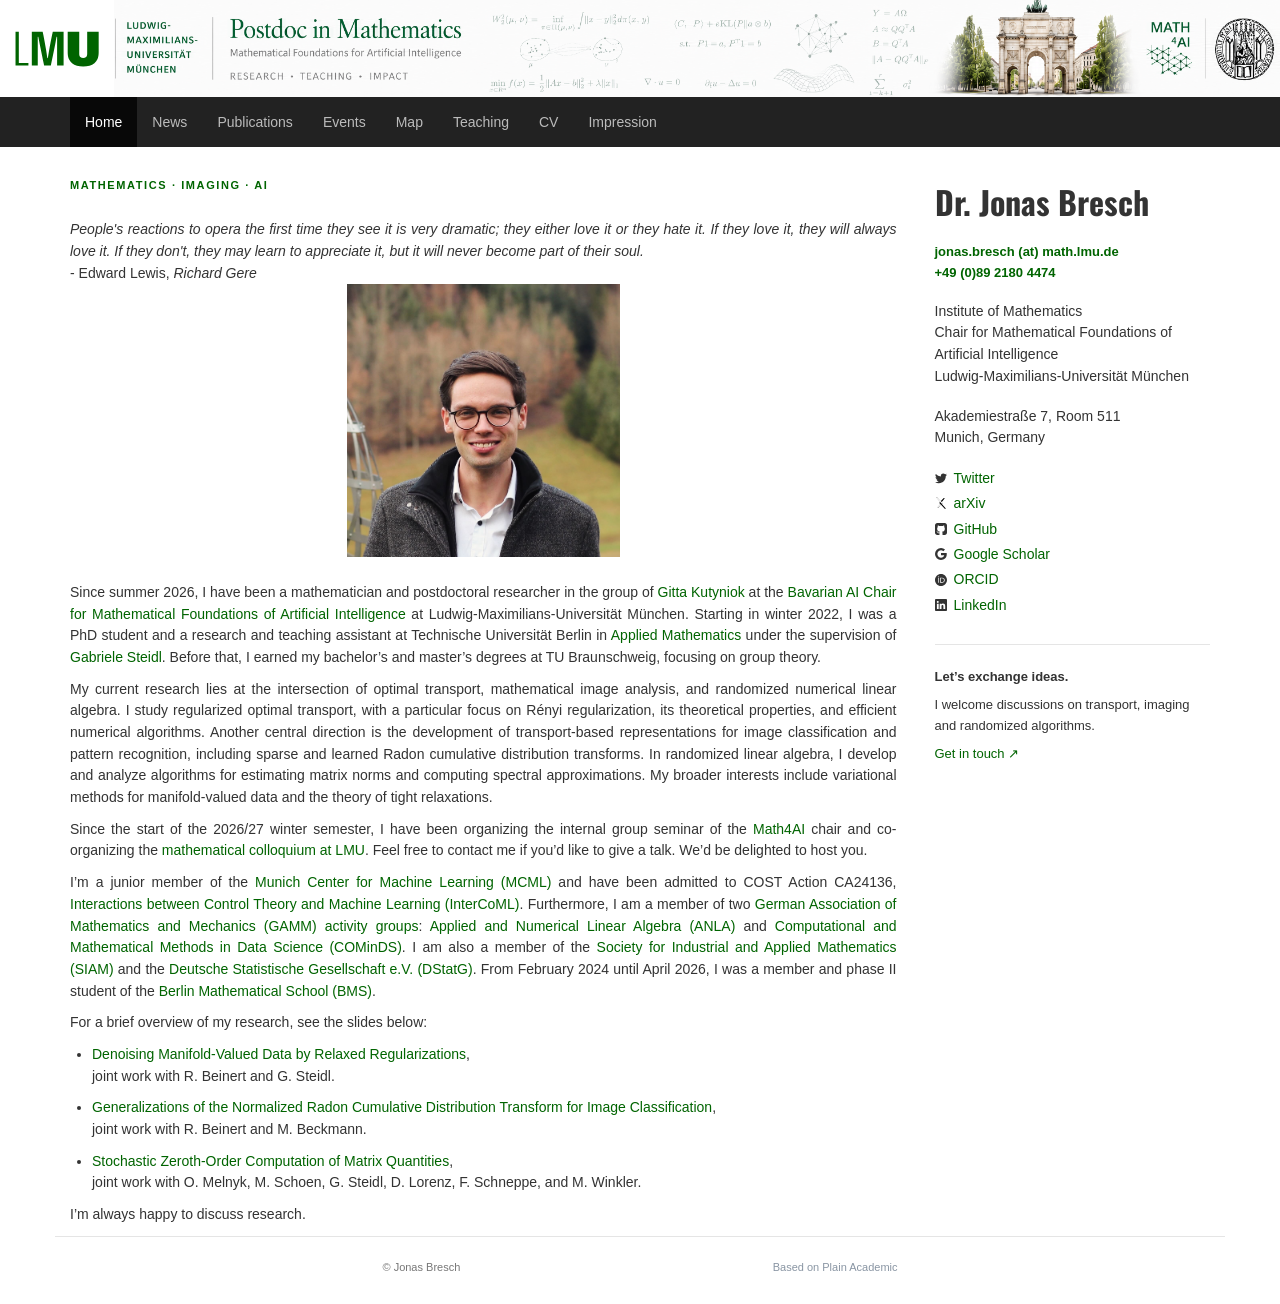
<file: index.html>
<!doctype html>
<html lang="en"><head>
  <title>Dr. Jonas Bresch</title>
  <meta charset="utf-8">
  <meta name="viewport" content="width=device-width, initial-scale=1">
  <meta name="description" content="Personal academic website of Dr. Jonas Bresch, mathematician at LMU Munich working on image processing, optimal transport and randomized linear algebra.">
  <link rel="canonical" href="https://jjewbresch.github.io/">
  <link rel="stylesheet" href="https://maxcdn.bootstrapcdn.com/bootstrap/3.3.6/css/bootstrap.min.css">
  <script src="https://ajax.googleapis.com/ajax/libs/jquery/1.12.0/jquery.min.js"></script>
  <script src="https://maxcdn.bootstrapcdn.com/bootstrap/3.3.6/js/bootstrap.min.js"></script>
  <link href="https://fonts.googleapis.com/css?family=Oswald:700" rel="stylesheet" type="text/css">
<link rel="stylesheet" href="news.css"><link rel="stylesheet" href="site.css"></head>
<body><a class="skip" href="#main">Skip to content</a><header class="banner"><a href="index.html"><span class="brand-banner"><img class="banner-art" src="LMU_header.png" alt="Postdoc in Mathematics — Mathematical Foundations of Artificial Intelligence"><span class="official-lmu"><img src="assets/lmu-letters.svg?v=006400" alt="LMU in green on white"></span></span></a></header><nav class="navigation" aria-label="Main navigation"><div class="container nav-inner"><a aria-current="page" href="index.html">Home</a><a href="news.html">News</a><a href="publications.html">Publications</a><a href="events.html">Events</a><a href="map.html">Map</a><a href="teaching.html">Teaching</a><a href="docs/cv_academic.pdf">CV</a><a href="images.html">Impression</a></div></nav><div class="container layout"><main id="main" class="page-content ">
<p class="eyebrow">MATHEMATICS · IMAGING · AI</p>  

              <div style="margin-top:3%; text-align:justify;"> 
                <cite>People's reactions to opera the first time 
                they see it is very dramatic; 
                they either love it or they hate it.
                If they love it, they will always love it. 
                If they don't, they may learn to appreciate it, 
                but it will never become part of their soul.
                </cite>
                <footer>- Edward Lewis, <cite>Richard Gere</cite></footer>

              </div> 
                
                <!-- Main Image -->
                <!--<img class="img-responsive" src="IMG_3933.jpg" alt=""><br> -->
                <img align="middle" ; style="display:block; height: 33%; width: 33%; margin-left: auto; margin-right: auto" class="img-responsive" src="IMG_oberwolfach.JPG" alt="Jonas Bresch headshot">
                <!--<img align="middle"; style=" height: 25%;  margin-left: auto; margin-right: auto"; class="img-responsive"; src="IMG_oberwolfach.JPG"; alt="Jonas Bresch headshot">-->
                <!-- <div align="middle"; style=" margin-left: auto; margin-right: auto">
                  Me at Oberwolfach
                </div>-->
                
                <div style="margin-top:3%; text-align:justify;">              
					        <p>Since summer 2026, I have been a mathematician and postdoctoral researcher in the group of <a href="https://www.mathematik.uni-muenchen.de/personen/professoren/kutyniok/" , style="color:darkgreen">Gitta Kutyniok</a> 
                        at the <a href="https://www.math.lmu.de/math4ai/en/" , style="color:darkgreen">Bavarian AI Chair for Mathematical Foundations of Artificial Intelligence</a> at Ludwig-Maximilians-Universität München.
                        Starting in winter 2022, I was a PhD student and a research and teaching assistant at Technische Universität Berlin in <a href="https://www.tu.berlin/imageanalysis" , style="color:darkgreen">Applied Mathematics</a>
                        under the supervision of <a href="https://page.math.tu-berlin.de/~steidl/" , style="color:darkgreen">Gabriele Steidl</a>.
							Before that, I earned my bachelor’s and master’s degrees at TU Braunschweig, focusing on group theory.</p>
					
					        <p>My current research lies at the intersection of optimal transport, mathematical image analysis, and randomized numerical linear algebra. 
								I study regularized optimal transport, with a particular focus on Rényi regularization, its theoretical properties, and efficient numerical algorithms. 
								Another central direction is the development of transport-based representations for image classification and pattern recognition, 
								including sparse and learned Radon cumulative distribution transforms. 
								In randomized linear algebra, I develop and analyze algorithms for estimating matrix norms and computing spectral approximations.
								My broader interests include variational methods for manifold-valued data and the theory of tight relaxations.</p>

							<p>Since the start of the 2026/27 winter semester, I have been organizing the internal group seminar of the <a href="https://www.math.lmu.de/math4ai/en/" , style="color:darkgreen">Math4AI</a> chair
								and co-organizing the <a href="https://www.mathematik.uni-muenchen.de/~mathkoll/mathkoll.php" , style="color:darkgreen">mathematical colloquium at LMU</a>. 
								Feel free to contact me if you’d like to give a talk. We’d be delighted to host you.</p>
					

							<p>I’m a junior member of the <a href="https://mcml.ai" style="color:darkgreen">Munich Center for Machine Learning (MCML)</a> and have been admitted to COST Action CA24136, <a href="https://www.cost.eu/actions/CA24136/" style="color:darkgreen">Interactions between Control Theory and Machine Learning (InterCoML)</a>. Furthermore, I am a member of two <a href="https://www.gamm.org/en/" style="color:darkgreen">German Association of Mathematics and Mechanics (GAMM)</a> <a href="https://www.gamm.org/en/organisation-eng/divisions/gamm-activity-group/#" style="color:darkgreen">activity groups</a>: <a href="https://gammanla.wordpress.com" style="color:darkgreen">Applied and Numerical Linear Algebra (ANLA)</a> and <a href="https://gammanla.wordpress.com" style="color:darkgreen">Computational and Mathematical Methods in Data Science (COMinDS)</a>. I am also a member of the <a href="https://www.siam.org/" style="color:darkgreen">Society for Industrial and Applied Mathematics (SIAM)</a> and the <a href="https://dstatg.de" style="color:darkgreen">Deutsche Statistische Gesellschaft e.V. (DStatG)</a>. From February 2024 until April 2026, I was a member and phase II student of the <a href="https://www.math-berlin.de/" style="color:darkgreen">Berlin Mathematical School (BMS)</a>.</p>
                  
                  <p>For a brief overview of my research, see the slides below:
                      </p><ul>
                        <li> <a href="docs/relax_short_new.pdf" , style="color:darkgreen">Denoising Manifold-Valued Data by Relaxed Regularizations</a>,<br> 
                          joint work with R. Beinert and G. Steidl.</li>
                        <li> <a href="docs/nrcdt_short_new.pdf" , style="color:darkgreen">Generalizations of the Normalized Radon Cumulative Distribution Transform for Image Classification</a>,<br> 
                          joint work with R. Beinert and M. Beckmann.</li>
                        <li> <a href="docs/zeroth_order_short.pdf" , style="color:darkgreen">Stochastic Zeroth-Order Computation of Matrix Quantities</a>,<br> 
                          joint work with O. Melnyk, M. Schoen, G. Steidl, D. Lorenz, F. Schneppe, and M. Winkler.</li>
                      </ul>
                  
					
					        <p>I’m always happy to discuss research.</p>
                </div>
            </main><aside class="sidebar"><h2>Dr. Jonas Bresch</h2><p><a href="mailto:jonas.bresch@math.lmu.de">jonas.bresch (at) math.lmu.de</a><br><a href="tel:+498921804474">+49 (0)89 2180 4474</a></p><p>Institute of Mathematics<br>Chair for Mathematical Foundations of Artificial Intelligence<br>Ludwig-Maximilians-Universität München</p><p>Akademiestraße 7, Room 511<br>Munich, Germany</p><div class="profile-links"><a href="https://twitter.com/j_j_e_w_b"><svg xmlns="https://www.w3.org/2000/svg" width="12" height="12" fill="currentColor" class="bi bi-twitter" viewbox="0 0 16 16">
                    <path d="M5.026 15c6.038 0 9.341-5.003 9.341-9.334 0-.14 0-.282-.006-.422A6.685 6.685 0 0 0 16 3.542a6.658 6.658 0 0 1-1.889.518 3.301 3.301 0 0 0 1.447-1.817 6.533 6.533 0 0 1-2.087.793A3.286 3.286 0 0 0 7.875 6.03a9.325 9.325 0 0 1-6.767-3.429 3.289 3.289 0 0 0 1.018 4.382A3.323 3.323 0 0 1 .64 6.575v.045a3.288 3.288 0 0 0 2.632 3.218 3.203 3.203 0 0 1-.865.115 3.23 3.23 0 0 1-.614-.057 3.283 3.283 0 0 0 3.067 2.277A6.588 6.588 0 0 1 .78 13.58a6.32 6.32 0 0 1-.78-.045A9.344 9.344 0 0 0 5.026 15z"></path>
                    </svg><span>Twitter</span></a><a href="https://arxiv.org/search/?searchtype=author&amp;query=Bresch%2C+J"><svg xmlns="http://www.w3.org/2000/svg" width="12" height="12" fill="currentColor" class="bi bi-google" viewbox="0 0 24 24">
                    <path d="M3.8423 0a1.0037 1.0037 0 0 0 -0.922 0.6078c-0.1536 0.3687 -0.0438 0.6275 0.2938 1.1113l6.9185 8.3597 -1.0223 1.1058a1.0393 1.0393 0 0 0 0.003 1.4229l1.2292 1.3135 -5.4391 6.4444c-0.2803 0.299 -0.4538 0.823 -0.2971 1.1986a1.0253 1.0253 0 0 0 0.9585 0.635 0.9133 0.9133 0 0 0 0.6891 -0.3405l5.783 -6.126 7.4902 8.0051a0.8527 0.8527 0 0 0 0.6835 0.2597 0.9575 0.9575 0 0 0 0.8777 -0.6138c0.1577 -0.377 -0.017 -0.7502 -0.306 -1.1407l-7.0518 -8.3418 1.0632 -1.13a0.9626 0.9626 0 0 0 0.0089 -1.3165L4.6336 0.4639s-0.3733 -0.4535 -0.768 -0.463zm0 0.272h0.0166c0.2179 0.0052 0.4874 0.2715 0.5644 0.3639l0.005 0.006 0.0052 0.0055 10.169 10.9905a0.6915 0.6915 0 0 1 -0.0072 0.945l-1.0666 1.133 -1.4982 -1.7724 -8.5994 -10.39c-0.3286 -0.472 -0.352 -0.6183 -0.2592 -0.841a0.7307 0.7307 0 0 1 0.6704 -0.4401Zm14.341 1.5701a0.877 0.877 0 0 0 -0.6554 0.2418l-5.6962 6.1584 1.6944 1.8319 5.3089 -6.5138c0.3251 -0.4335 0.479 -0.6603 0.3247 -1.0292a1.1205 1.1205 0 0 0 -0.9763 -0.689zm-7.6557 12.2823 1.3186 1.4135 -5.7864 6.1295a0.6494 0.6494 0 0 1 -0.4959 0.26 0.7516 0.7516 0 0 1 -0.706 -0.4669c-0.1119 -0.2682 0.0359 -0.6864 0.2442 -0.9083l0.0051 -0.0055 0.0047 -0.0055z" fill="#000000" stroke-width="1"></path>
                    </svg><span>arXiv</span></a><a href="https://github.com/JJEWBresch"><svg xmlns="http://www.w3.org/2000/svg" width="12" height="12" fill="currentColor" class="bi bi-google" viewbox="0 0 20 20">
                    <path d="M18.88 1.099C18.147.366 17.265 0 16.233 0H3.746C2.714 0 1.832.366 1.099 1.099.366 1.832 0 2.714 0 3.746v12.487c0 1.032.366 1.914 1.099 2.647.733.733 1.615 1.099 2.647 1.099H6.66c.19 0 .333-.007.429-.02a.504.504 0 0 0 .286-.169c.095-.1.143-.245.143-.435l-.007-.885c-.004-.564-.006-1.01-.006-1.34l-.3.052c-.19.035-.43.05-.721.046a5.555 5.555 0 0 1-.904-.091 2.026 2.026 0 0 1-.872-.39 1.651 1.651 0 0 1-.572-.8l-.13-.3a3.25 3.25 0 0 0-.41-.663c-.186-.243-.375-.407-.566-.494l-.09-.065a.956.956 0 0 1-.17-.156.723.723 0 0 1-.117-.182c-.026-.061-.004-.111.065-.15.07-.04.195-.059.378-.059l.26.04c.173.034.388.138.643.311a2.1 2.1 0 0 1 .631.677c.2.355.44.626.722.813.282.186.566.28.852.28.286 0 .533-.022.742-.065a2.59 2.59 0 0 0 .585-.196c.078-.58.29-1.028.637-1.34a8.907 8.907 0 0 1-1.333-.234 5.314 5.314 0 0 1-1.223-.507 3.5 3.5 0 0 1-1.047-.872c-.277-.347-.505-.802-.683-1.365-.177-.564-.266-1.215-.266-1.952 0-1.049.342-1.942 1.027-2.68-.32-.788-.29-1.673.091-2.652.252-.079.625-.02 1.119.175.494.195.856.362 1.086.5.23.14.414.257.553.352a9.233 9.233 0 0 1 2.497-.338c.859 0 1.691.113 2.498.338l.494-.312a6.997 6.997 0 0 1 1.197-.572c.46-.174.81-.221 1.054-.143.39.98.424 1.864.103 2.653.685.737 1.028 1.63 1.028 2.68 0 .737-.089 1.39-.267 1.957-.177.568-.407 1.023-.689 1.366-.282.343-.633.63-1.053.865-.42.234-.828.403-1.223.507a8.9 8.9 0 0 1-1.333.235c.45.39.676 1.005.676 1.846v3.11c0 .147.021.266.065.357a.36.36 0 0 0 .208.189c.096.034.18.056.254.064.074.01.18.013.318.013h2.914c1.032 0 1.914-.366 2.647-1.099.732-.732 1.099-1.615 1.099-2.647V3.746c0-1.032-.367-1.914-1.1-2.647z"></path>
                    </svg><span>GitHub</span></a><a href="https://scholar.google.com/citations?user=GdgyWoAAAAAJ&amp;hl=de"><svg xmlns="https://www.w3.org/2000/svg" width="12" height="12" fill="currentColor" class="bi bi-google" viewbox="0 0 16 16">
                    <path d="M15.545 6.558a9.42 9.42 0 0 1 .139 1.626c0 2.434-.87 4.492-2.384 5.885h.002C11.978 15.292 10.158 16 8 16A8 8 0 1 1 8 0a7.689 7.689 0 0 1 5.352 2.082l-2.284 2.284A4.347 4.347 0 0 0 8 3.166c-2.087 0-3.86 1.408-4.492 3.304a4.792 4.792 0 0 0 0 3.063h.003c.635 1.893 2.405 3.301 4.492 3.301 1.078 0 2.004-.276 2.722-.764h-.003 a3.702 3.702 0 0 0 1.599-2.431H8v-3.08h7.545z"></path>
                    </svg><span>Google Scholar</span></a><a href="https://orcid.org/0009-0009-3855-0933"><svg xmlns="http://www.w3.org/2000/svg" width="12" height="12" fill="currentColor" class="bi bi-google" viewbox="0 0 32 32">
                    <path d="M16 0c-8.839 0-16 7.161-16 16s7.161 16 16 16c8.839 0 16-7.161 16-16s-7.161-16-16-16zM9.823 5.839c0.704 0 1.265 0.573 1.265 1.26 0 0.688-0.561 1.265-1.265 1.265-0.692-0.004-1.26-0.567-1.26-1.265 0-0.697 0.563-1.26 1.26-1.26zM8.864 9.885h1.923v13.391h-1.923zM13.615 9.885h5.197c4.948 0 7.125 3.541 7.125 6.703 0 3.439-2.687 6.699-7.099 6.699h-5.224zM15.536 11.625v9.927h3.063c4.365 0 5.365-3.312 5.365-4.964 0-2.687-1.713-4.963-5.464-4.963z"></path></svg><span>ORCID</span></a><a href="https://de.linkedin.com/in/jonas-j-e-w-bresch-36546132b"><svg xmlns="http://www.w3.org/2000/svg" width="12" height="12" viewBox="0 0 16 16" fill="currentColor" aria-hidden="true"><path d="M0 1.146C0 .513.526 0 1.175 0h13.65C15.474 0 16 .513 16 1.146v13.708c0 .633-.526 1.146-1.175 1.146H1.175C.526 16 0 15.487 0 14.854zM4.943 13.394V6.169H2.542v7.225zM3.743 5.182c.837 0 1.358-.554 1.358-1.248-.015-.709-.521-1.248-1.342-1.248s-1.359.539-1.359 1.248c0 .694.521 1.248 1.327 1.248h.016zm4.908 8.212V9.359c0-.216.016-.432.08-.586.173-.431.568-.878 1.232-.878.869 0 1.216.662 1.216 1.634v3.865h2.401V9.25c0-2.22-1.184-3.252-2.764-3.252-1.274 0-1.845.7-2.165 1.193v.025h-.016l.016-.025V6.169h-2.4c.03.678 0 7.225 0 7.225z"/></svg><span>LinkedIn</span></a></div><div class="sidebar-note"><strong>Let’s exchange ideas.</strong><p>I welcome discussions on transport, imaging and randomized algorithms.</p><a href="mailto:jonas.bresch@math.lmu.de">Get in touch ↗</a></div></aside></div><footer class="container footer"><span>© Jonas Bresch</span><a href="https://github.com/mavroudisv/plain-academic">Based on Plain Academic</a></footer></body></html>
</file>
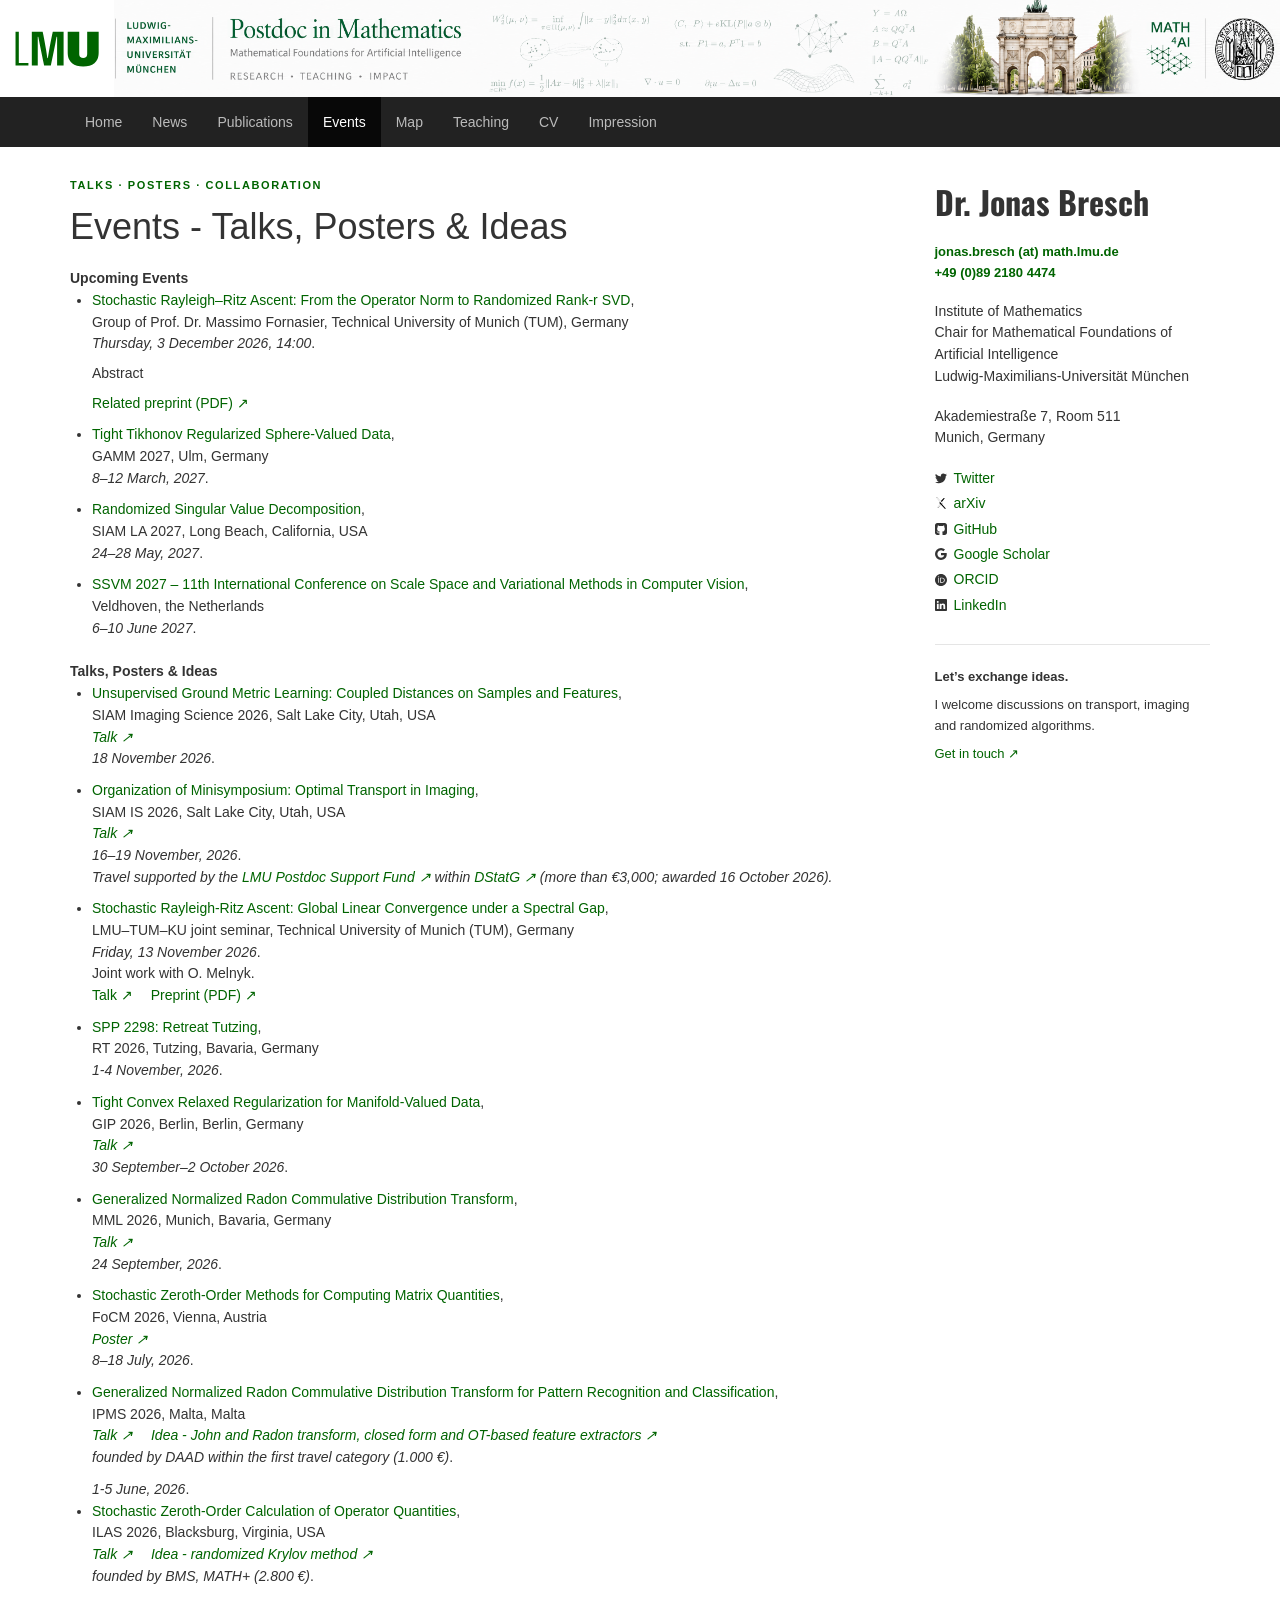
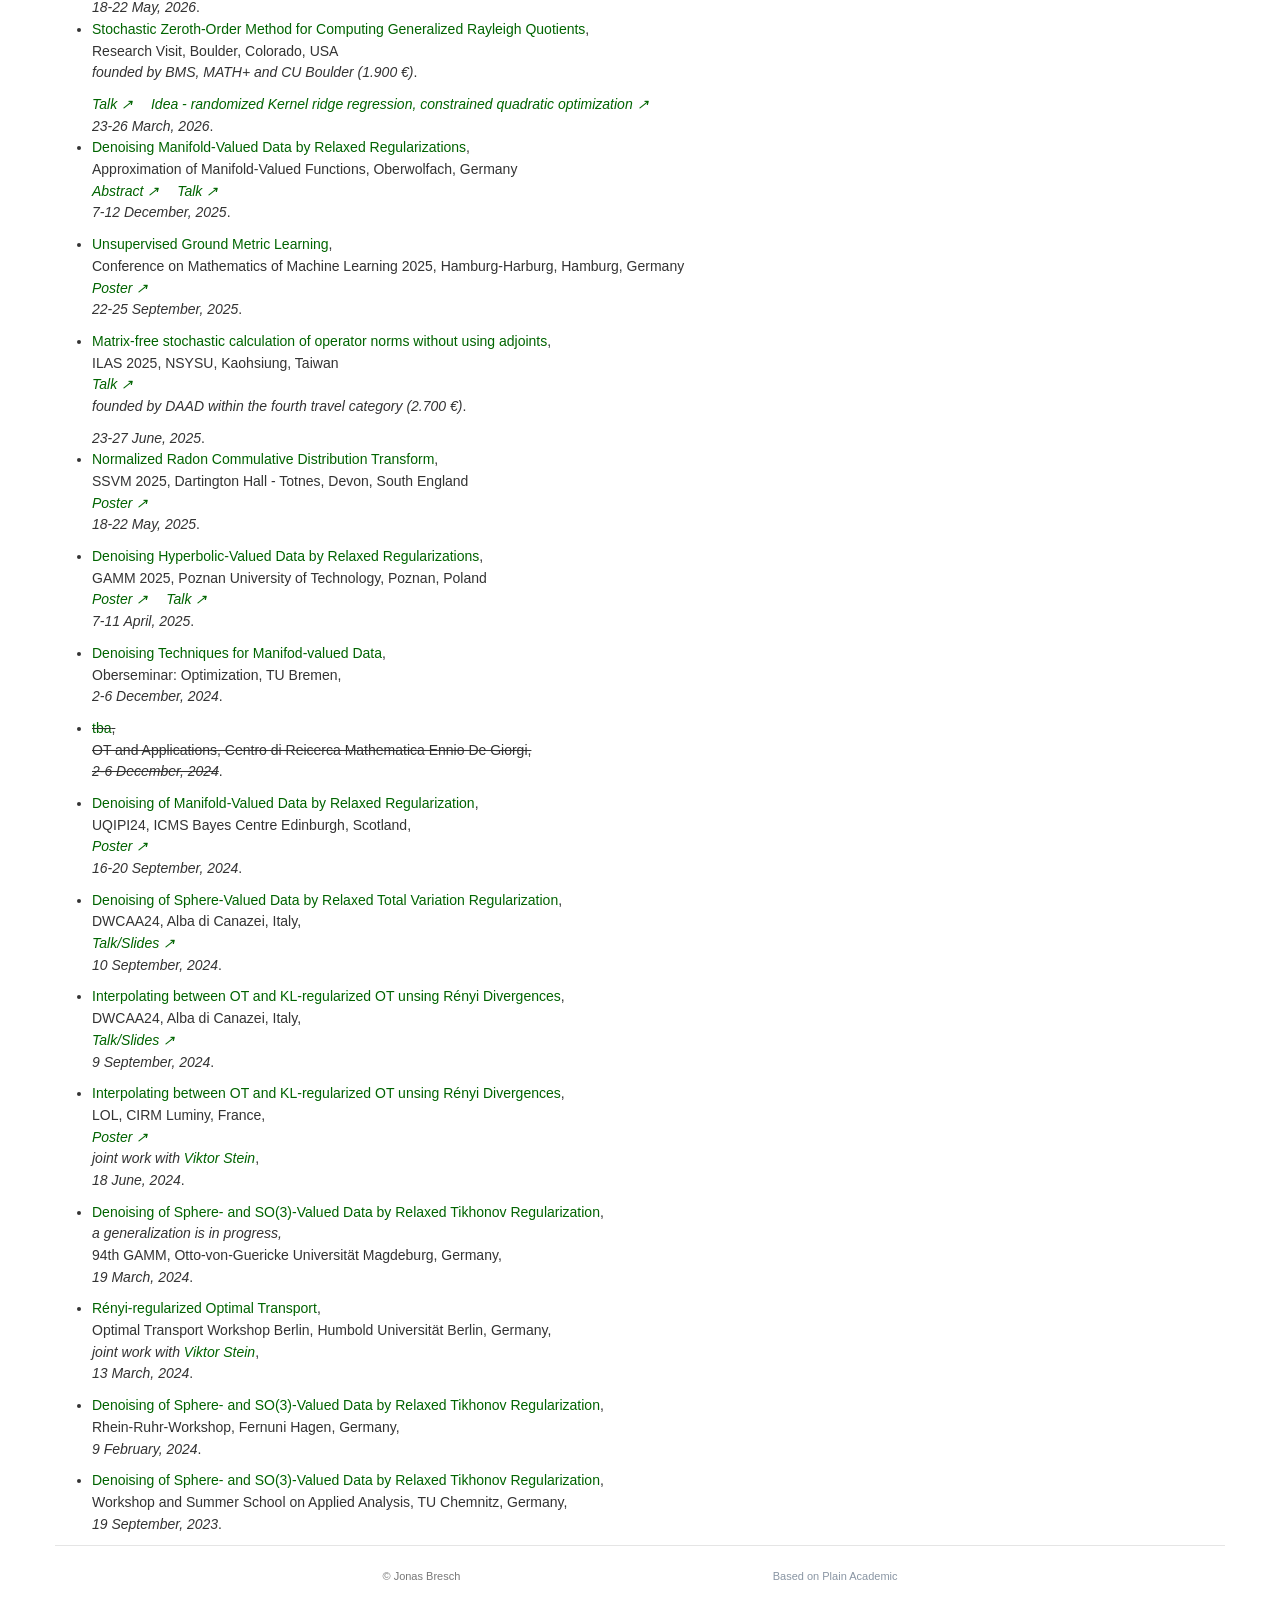
<file: events.html>
<!doctype html>
<html lang="en"><head>
  <title>Jonas Bresch</title>
  <meta charset="utf-8">
  <meta name="viewport" content="width=device-width, initial-scale=1">
  <link rel="stylesheet" href="https://maxcdn.bootstrapcdn.com/bootstrap/3.3.6/css/bootstrap.min.css">
  <script src="https://ajax.googleapis.com/ajax/libs/jquery/1.12.0/jquery.min.js"></script>
  <script src="https://maxcdn.bootstrapcdn.com/bootstrap/3.3.6/js/bootstrap.min.js"></script>
  <link href="https://fonts.googleapis.com/css?family=Oswald:700" rel="stylesheet" type="text/css">
<html><head><link rel="stylesheet" href="news.css"></head></html><html><head><link rel="stylesheet" href="site.css"></head></html></head>
<body><a class="skip" href="#main">Skip to content</a><header class="banner"><a href="index.html"><span class="brand-banner"><img class="banner-art" src="LMU_header.png" alt="Postdoc in Mathematics — Mathematical Foundations of Artificial Intelligence"><span class="official-lmu"><img src="assets/lmu-letters.svg?v=006400" alt="LMU in green on white"></span></span></a></header><nav class="navigation" aria-label="Main navigation"><div class="container nav-inner"><a href="index.html">Home</a><a href="news.html">News</a><a href="publications.html">Publications</a><a aria-current="page" href="events.html">Events</a><a href="map.html">Map</a><a href="teaching.html">Teaching</a><a href="docs/cv_academic.pdf">CV</a><a href="images.html">Impression</a></div></nav><div class="container layout"><main id="main" class="page-content ">
<p class="eyebrow">TALKS · POSTERS · COLLABORATION</p>    
              <h1 id="publications">Events - Talks, Posters &amp; Ideas</h1>

              <strong>Upcoming Events</strong><br>
              <ul>
<li id="fornasier-seminar-2026-12-03"><a href="https://mathcal.ma.tum.de/mc/showtalks?filter=0&amp;id=2799" style="color:darkgreen">Stochastic Rayleigh–Ritz Ascent: From the Operator Norm to Randomized Rank-r SVD</a>,<br>Group of Prof. Dr. Massimo Fornasier, Technical University of Munich (TUM), Germany<br><i>Thursday, 3 December 2026, 14:00</i>.<details style="margin:8px 0"><summary>Abstract</summary><p>This talk presents randomized Rayleigh–Ritz ascent for estimating operator norms and computing rank-r singular value decompositions using only forward evaluations, avoiding potentially costly or unavailable adjoints. We compare isotropic and anisotropic updates on the Stiefel manifold, discuss geometric conditions and random rotations that resolve degeneracies, and illustrate the recovery of leading singular values and singular images for a discrete Radon transform.</p></details><a href="https://arxiv.org/pdf/2610.42071v1" style="color:darkgreen">Related preprint (PDF) <span aria-hidden="true">↗</span></a></li>

				
				
                
                <li> <a href="https://jahrestagung.gamm.org/joint-annual-meeting-2027/joint-annual-meeting/" , style="color:darkgreen">Tight Tikhonov Regularized Sphere-Valued Data</a>,<br>  
                      GAMM 2027, Ulm, Germany<br>
                <i>8–12 March, 2027</i>.</li>
                <li> <a href="https://www.siam.org/conferences-events/siam-conferences/la27/" , style="color:darkgreen">Randomized Singular Value Decomposition</a>,<br>  
                      SIAM LA 2027, Long Beach, California, USA<br>
                <i>24–28 May, 2027</i>.</li>
              
<li id="ssvm-2027"><a href="https://ssvm2027.github.io/" style="color:darkgreen">SSVM 2027 – 11th International Conference on Scale Space and Variational Methods in Computer Vision</a>,<br>Veldhoven, the Netherlands<br><i>6–10 June 2027</i>.</li>
</ul>

              <strong>Talks, Posters &amp; Ideas</strong><br>
              <ul>
<li id="siam-is-2026-ground-metric-learning"><a href="https://doi.org/10.1007/s00365-026-09788-x" style="color:darkgreen">Unsupervised Ground Metric Learning: Coupled Distances on Samples and Features</a>,<br>SIAM Imaging Science 2026, Salt Lake City, Utah, USA<br><i><a href="docs/Talk_SIAM_IS2026_Ground_Metric_Learning.pdf" style="color:darkgreen">Talk <span aria-hidden="true">↗</span></a></i><br><i>18 November 2026</i>.</li>
<li> <a href="https://www.siam.org/conferences-events/siam-conferences/is26/" , style="color:darkgreen">Organization of Minisymposium: Optimal Transport in Imaging</a>,<br>  
                      SIAM IS 2026, Salt Lake City, Utah, USA<br>
                <i><a href="docs/Talk_SIAM_IS2026.pdf" style="color:darkgreen">Talk <span aria-hidden="true">↗</span></a></i><br>
                <i>16–19 November, 2026</i>.<br><i>Travel supported by the <a href="https://www.mathematik-informatik-statistik.uni-muenchen.de/postdoc-support-fond/index.html" style="color:darkgreen">LMU Postdoc Support Fund ↗</a> within <a href="https://dstatg.de/" style="color:darkgreen">DStatG ↗</a> (more than €3,000; awarded 16 October 2026).</i></li>
<li id="joint-seminar-2026-11-13"><a href="https://arxiv.org/abs/2610.42071v1" style="color:darkgreen">Stochastic Rayleigh-Ritz Ascent: Global Linear Convergence under a Spectral Gap</a>,<br>
                      LMU–TUM–KU joint seminar, Technical University of Munich (TUM), Germany<br>
                      <i>Friday, 13 November 2026</i>.<br>
                      Joint work with O. Melnyk.<br>
                      <a href="docs/Talk_TUM_LMU_KU2026.pdf" style="color:darkgreen">Talk <span aria-hidden="true">↗</span></a>&emsp; <a href="https://arxiv.org/pdf/2610.42071v1" style="color:darkgreen">Preprint (PDF) <span aria-hidden="true">↗</span></a></li>
<li> <a href="https://jjewbresch.github.io/index.html" , style="color:darkgreen">SPP 2298: Retreat Tutzing</a>,<br>  
                      RT 2026, Tutzing, Bavaria, Germany<br>
                      <i>1-4 November, 2026</i>.</li>
<li> <a href="https://www.ptb.de/7th-annual-gip-meeting/startseite" , style="color:darkgreen">Tight Convex Relaxed Regularization for Manifold-Valued Data</a>,<br>  
                      GIP 2026, Berlin, Berlin, Germany<br>
                      <i><a href="docs/Talk_GIP2026.pdf" style="color:darkgreen">Talk <span aria-hidden="true">↗</span></a></i><br><i>30 September–2 October 2026</i>.</li>
				<li> <a href="https://munichgeoml.github.io" , style="color:darkgreen">Generalized Normalized Radon Commulative Distribution Transform</a>,<br>  
                      MML 2026, Munich, Bavaria, Germany<br>
					  <i><a href="docs/talk_nrcdt_short.pdf" , style="color:darkgreen">Talk <span aria-hidden="true">↗</span></a></i><br>
                      <i>24 September, 2026</i>.</li>
                <li> <a href="https://focm2026.univie.ac.at/?page_id=1450" , style="color:darkgreen">Stochastic Zeroth-Order Methods for Computing Matrix Quantities</a>,<br>  
                      FoCM 2026, Vienna, Austria<br>
                      <i><a href="docs/Poster_FoCM2026.pdf" , style="color:darkgreen">Poster <span aria-hidden="true">↗</span></a></i><br>
                      <i>8–18 July, 2026</i>.</li>
                <li> <a href="https://www.ipms-conference.org/ipms2026/index.php/m20" , style="color:darkgreen">Generalized Normalized Radon Commulative Distribution Transform for Pattern Recognition and Classification</a>,<br>  
                      IPMS 2026, Malta, Malta<br>
                      <i><a href="docs/Talk_IPMS_2026.pdf" , style="color:darkgreen">Talk <span aria-hidden="true">↗</span></a>&emsp; <a href="docs/idea_IPMS2026.pdf" , style="color:darkgreen">Idea - John and Radon transform, closed form and OT-based feature extractors <span aria-hidden="true">↗</span></a></i><br>
                      <i>founded by DAAD within the first travel category (1.000 €)</i>.</li>
                <i>1-5 June, 2026</i>.
                <li> <a href="https://ilas2026.math.vt.edu/program.html" , style="color:darkgreen">Stochastic Zeroth-Order Calculation of Operator Quantities</a>,<br>  
                      ILAS 2026, Blacksburg, Virginia, USA<br>
                      <i><a href="docs/Talk_ILAS2026.pdf" , style="color:darkgreen">Talk <span aria-hidden="true">↗</span></a>&emsp; <a href="docs/idea_Blacksburg.pdf" , style="color:darkgreen">Idea - randomized Krylov method <span aria-hidden="true">↗</span></a></i><br>
                      <i>founded by BMS, MATH+ (2.800 €)</i>.</li>
                <i>18-22 May, 2026</i>.
                <li> <a href="https://www.colorado.edu/math/" , style="color:darkgreen">Stochastic Zeroth-Order Method for Computing Generalized Rayleigh Quotients</a>,<br>  
                      Research Visit, Boulder, Colorado, USA<br>
                      <i>founded by BMS, MATH+ and CU Boulder (1.900 €)</i>.</li>
                      <i><a href="docs/Talk_Boulder2026.pdf" , style="color:darkgreen">Talk <span aria-hidden="true">↗</span></a>&emsp; <a href="docs/idea_Boulder.pdf" , style="color:darkgreen">Idea - randomized Kernel ridge regression, constrained quadratic optimization <span aria-hidden="true">↗</span></a></i><br>
                <i>23-26 March, 2026</i>.
                <li> <a href="https://www.mfo.de/www/activity/2550b" , style="color:darkgreen">Denoising Manifold-Valued Data by Relaxed Regularizations</a>,<br>  
                      Approximation of Manifold-Valued Functions, Oberwolfach, Germany<br>
                      <i><a href="docs/Abstract_MFO2025.pdf" , style="color:darkgreen">Abstract <span aria-hidden="true">↗</span></a>&emsp; <a href="docs/Talk_MFO2025.pdf" , style="color:darkgreen">Talk <span aria-hidden="true">↗</span></a></i> <br>
                <i>7-12 December, 2025</i>.</li>
                <li> <a href="https://events.hifis.net/event/1858/" , style="color:darkgreen">Unsupervised Ground Metric Learning</a>,<br>  
                      Conference on Mathematics of Machine Learning 2025, Hamburg-Harburg, Hamburg, Germany<br>
                      <i><a href="docs/Unsupervised_Metric_Learning__poster.pdf" , style="color:darkgreen">Poster <span aria-hidden="true">↗</span></a></i> <br>
                <i>22-25 September, 2025</i>.</li>
                <li> <a href="https://ilas2025.tw/program/mini/" , style="color:darkgreen">Matrix-free stochastic calculation of operator norms without using adjoints</a>,<br>  
                      ILAS 2025, NSYSU, Kaohsiung, Taiwan<br>
                      <i><a href="docs/Talk_ILAS2025.pdf" , style="color:darkgreen">Talk <span aria-hidden="true">↗</span></a></i> <br>
                      <i>founded by DAAD within the fourth travel category (2.700 €)</i>.</li>
                <i>23-27 June, 2025</i>.
                <li> <a href="https://sites.google.com/view/ssvm-2025/home-page" , style="color:darkgreen">Normalized Radon Commulative Distribution Transform</a>,<br>  
                      SSVM 2025, Dartington Hall - Totnes, Devon, South England<br>
                      <i><a href="docs/SSVM2025_NR_CDT_poster.pdf" , style="color:darkgreen">Poster <span aria-hidden="true">↗</span></a></i> <br>
                <i>18-22 May, 2025</i>.</li>
                <li> <a href="https://jahrestagung.gamm.org/annual-meeting-2025/95th-annual-meeting-2/" , style="color:darkgreen">Denoising Hyperbolic-Valued Data by Relaxed Regularizations</a>,<br>  
                  GAMM 2025, Poznan University of Technology, Poznan, Poland<br>
                  <i><a href="docs/Denoising_Hyperbolic_Valued_Data_by_Relaxed_TV_Regularization__poster.pdf" , style="color:darkgreen">Poster <span aria-hidden="true">↗</span></a>&emsp; <a href="docs/Talk_GAMM2025.pdf" , style="color:darkgreen">Talk <span aria-hidden="true">↗</span></a></i> <br>
                <i>7-11 April, 2025</i>.</li>
                <li> <a href="http://www.crm.sns.it/event/531/index.html#title" , style="color:darkgreen">Denoising Techniques for Manifod-valued Data</a>,<br>  
                  Oberseminar: Optimization, TU Bremen,<br>
                <i>2-6 December, 2024</i>.</li>
                <li> <s><a href="http://www.crm.sns.it/event/531/index.html#title" , style="color:darkgreen">tba</a>,<br>  
                  OT and Applications, Centro di Reicerca Mathematica Ennio De Giorgi,</s><br>
                <i><s>2-6 December, 2024</s></i>.</li>
                <li> <a href="https://www.icms.org.uk/UQIPI24" , style="color:darkgreen">Denoising of Manifold-Valued Data by Relaxed Regularization</a>,<br>  
                  UQIPI24, ICMS Bayes Centre Edinburgh, Scotland,<br>
                <i><a href="docs/Denoising_Sphere_Valued_Data_by_Relaxed_TV_Regularization__poster.pdf" , style="color:darkgreen">Poster <span aria-hidden="true">↗</span></a></i> <br>
                <i>16-20 September, 2024</i>.</li>
              <li> <a href="https://sites.google.com/view/dwcaa24/" , style="color:darkgreen">Denoising of Sphere-Valued Data by Relaxed Total Variation Regularization</a>,<br>  
                  DWCAA24, Alba di Canazei, Italy,<br>
                <i><a href="docs/Talk_Denoising_of_Manifold_Valued_Data__DWCAA.pdf" , style="color:darkgreen">Talk/Slides <span aria-hidden="true">↗</span></a></i> <br>
                <i>10 September, 2024</i>.</li>
              <li> <a href="https://sites.google.com/view/dwcaa24/" , style="color:darkgreen">Interpolating between OT and KL-regularized OT unsing Rényi Divergences</a>,<br>  
                  DWCAA24, Alba di Canazei, Italy,<br>
                <i><a href="docs/Talk_Re%CC%81nyi_regularized_Optimal_Transport__DWCAA.pdf" , style="color:darkgreen">Talk/Slides <span aria-hidden="true">↗</span></a></i> <br>
                <i>9 September, 2024</i>.</li>
              <li> <a href="https://conferences.cirm-math.fr/3003.html" , style="color:darkgreen">Interpolating between OT and KL-regularized OT unsing Rényi Divergences</a>,<br>  
                  LOL, CIRM Luminy, France,<br>
                  <i><a href="docs/Re%CC%81nyi_regularized_optimal_transport__poster.pdf" , style="color:darkgreen">Poster <span aria-hidden="true">↗</span></a></i> <br>
                  <i>joint work with  <a href="https://viktorajstein.github.io" , style="color:darkgreen">Viktor Stein</a></i>,<br>
                  <i>18 June, 2024</i>.</li>
              <li> <a href="https://jahrestagung.gamm.org/annual-meeting-2024/program/" , style="color:darkgreen">Denoising of Sphere- and SO(3)-Valued Data by Relaxed Tikhonov Regularization</a>,<br>  
                  <i>a generalization is in progress,</i><br>
                  94th GAMM, Otto-von-Guericke Universität Magdeburg, Germany,<br>
              <i>19 March, 2024</i>.</li>
              <li> <a href="https://sites.google.com/view/ot-berlin-2024" , style="color:darkgreen">Rényi-regularized Optimal Transport</a>,<br> 
                  Optimal Transport Workshop Berlin, Humbold Universität Berlin, Germany,<br>
              <i>joint work with  <a href="https://viktorajstein.github.io" , style="color:darkgreen">Viktor Stein</a></i>,<br>
              <i>13 March, 2024</i>.</li>
              <li> <a href="https://www.fernuni-hagen.de/angewandte-mathematik/rrw/workshop2024.shtml" , style="color:darkgreen">Denoising of Sphere- and SO(3)-Valued Data by Relaxed Tikhonov Regularization</a>,<br> 
                  Rhein-Ruhr-Workshop, Fernuni Hagen, Germany,<br>
              <i>9 February, 2024</i>.</li>
              <li> <a href="https://www.chemnitz-am.de/cms2023/" , style="color:darkgreen">Denoising of Sphere- and SO(3)-Valued Data by Relaxed Tikhonov Regularization</a>,<br> 
                    Workshop and Summer School on Applied Analysis, TU Chemnitz, Germany,<br>
                <i>19 September, 2023</i>.</li>
              </ul>
          
            </main><aside class="sidebar"><h2>Dr. Jonas Bresch</h2><p><a href="mailto:jonas.bresch@math.lmu.de">jonas.bresch (at) math.lmu.de</a><br><a href="tel:+498921804474">+49 (0)89 2180 4474</a></p><p>Institute of Mathematics<br>Chair for Mathematical Foundations of Artificial Intelligence<br>Ludwig-Maximilians-Universität München</p><p>Akademiestraße 7, Room 511<br>Munich, Germany</p><div class="profile-links"><a href="https://twitter.com/j_j_e_w_b"><svg xmlns="https://www.w3.org/2000/svg" width="12" height="12" fill="currentColor" class="bi bi-twitter" viewbox="0 0 16 16">
                    <path d="M5.026 15c6.038 0 9.341-5.003 9.341-9.334 0-.14 0-.282-.006-.422A6.685 6.685 0 0 0 16 3.542a6.658 6.658 0 0 1-1.889.518 3.301 3.301 0 0 0 1.447-1.817 6.533 6.533 0 0 1-2.087.793A3.286 3.286 0 0 0 7.875 6.03a9.325 9.325 0 0 1-6.767-3.429 3.289 3.289 0 0 0 1.018 4.382A3.323 3.323 0 0 1 .64 6.575v.045a3.288 3.288 0 0 0 2.632 3.218 3.203 3.203 0 0 1-.865.115 3.23 3.23 0 0 1-.614-.057 3.283 3.283 0 0 0 3.067 2.277A6.588 6.588 0 0 1 .78 13.58a6.32 6.32 0 0 1-.78-.045A9.344 9.344 0 0 0 5.026 15z"></path>
                    </svg><span>Twitter</span></a><a href="https://arxiv.org/search/?searchtype=author&amp;query=Bresch%2C+J"><svg xmlns="http://www.w3.org/2000/svg" width="12" height="12" fill="currentColor" class="bi bi-google" viewbox="0 0 24 24">
                    <path d="M3.8423 0a1.0037 1.0037 0 0 0 -0.922 0.6078c-0.1536 0.3687 -0.0438 0.6275 0.2938 1.1113l6.9185 8.3597 -1.0223 1.1058a1.0393 1.0393 0 0 0 0.003 1.4229l1.2292 1.3135 -5.4391 6.4444c-0.2803 0.299 -0.4538 0.823 -0.2971 1.1986a1.0253 1.0253 0 0 0 0.9585 0.635 0.9133 0.9133 0 0 0 0.6891 -0.3405l5.783 -6.126 7.4902 8.0051a0.8527 0.8527 0 0 0 0.6835 0.2597 0.9575 0.9575 0 0 0 0.8777 -0.6138c0.1577 -0.377 -0.017 -0.7502 -0.306 -1.1407l-7.0518 -8.3418 1.0632 -1.13a0.9626 0.9626 0 0 0 0.0089 -1.3165L4.6336 0.4639s-0.3733 -0.4535 -0.768 -0.463zm0 0.272h0.0166c0.2179 0.0052 0.4874 0.2715 0.5644 0.3639l0.005 0.006 0.0052 0.0055 10.169 10.9905a0.6915 0.6915 0 0 1 -0.0072 0.945l-1.0666 1.133 -1.4982 -1.7724 -8.5994 -10.39c-0.3286 -0.472 -0.352 -0.6183 -0.2592 -0.841a0.7307 0.7307 0 0 1 0.6704 -0.4401Zm14.341 1.5701a0.877 0.877 0 0 0 -0.6554 0.2418l-5.6962 6.1584 1.6944 1.8319 5.3089 -6.5138c0.3251 -0.4335 0.479 -0.6603 0.3247 -1.0292a1.1205 1.1205 0 0 0 -0.9763 -0.689zm-7.6557 12.2823 1.3186 1.4135 -5.7864 6.1295a0.6494 0.6494 0 0 1 -0.4959 0.26 0.7516 0.7516 0 0 1 -0.706 -0.4669c-0.1119 -0.2682 0.0359 -0.6864 0.2442 -0.9083l0.0051 -0.0055 0.0047 -0.0055z" fill="#000000" stroke-width="1"></path>
                    </svg><span>arXiv</span></a><a href="https://github.com/JJEWBresch"><svg xmlns="http://www.w3.org/2000/svg" width="12" height="12" fill="currentColor" class="bi bi-google" viewbox="0 0 20 20">
                    <path d="M18.88 1.099C18.147.366 17.265 0 16.233 0H3.746C2.714 0 1.832.366 1.099 1.099.366 1.832 0 2.714 0 3.746v12.487c0 1.032.366 1.914 1.099 2.647.733.733 1.615 1.099 2.647 1.099H6.66c.19 0 .333-.007.429-.02a.504.504 0 0 0 .286-.169c.095-.1.143-.245.143-.435l-.007-.885c-.004-.564-.006-1.01-.006-1.34l-.3.052c-.19.035-.43.05-.721.046a5.555 5.555 0 0 1-.904-.091 2.026 2.026 0 0 1-.872-.39 1.651 1.651 0 0 1-.572-.8l-.13-.3a3.25 3.25 0 0 0-.41-.663c-.186-.243-.375-.407-.566-.494l-.09-.065a.956.956 0 0 1-.17-.156.723.723 0 0 1-.117-.182c-.026-.061-.004-.111.065-.15.07-.04.195-.059.378-.059l.26.04c.173.034.388.138.643.311a2.1 2.1 0 0 1 .631.677c.2.355.44.626.722.813.282.186.566.28.852.28.286 0 .533-.022.742-.065a2.59 2.59 0 0 0 .585-.196c.078-.58.29-1.028.637-1.34a8.907 8.907 0 0 1-1.333-.234 5.314 5.314 0 0 1-1.223-.507 3.5 3.5 0 0 1-1.047-.872c-.277-.347-.505-.802-.683-1.365-.177-.564-.266-1.215-.266-1.952 0-1.049.342-1.942 1.027-2.68-.32-.788-.29-1.673.091-2.652.252-.079.625-.02 1.119.175.494.195.856.362 1.086.5.23.14.414.257.553.352a9.233 9.233 0 0 1 2.497-.338c.859 0 1.691.113 2.498.338l.494-.312a6.997 6.997 0 0 1 1.197-.572c.46-.174.81-.221 1.054-.143.39.98.424 1.864.103 2.653.685.737 1.028 1.63 1.028 2.68 0 .737-.089 1.39-.267 1.957-.177.568-.407 1.023-.689 1.366-.282.343-.633.63-1.053.865-.42.234-.828.403-1.223.507a8.9 8.9 0 0 1-1.333.235c.45.39.676 1.005.676 1.846v3.11c0 .147.021.266.065.357a.36.36 0 0 0 .208.189c.096.034.18.056.254.064.074.01.18.013.318.013h2.914c1.032 0 1.914-.366 2.647-1.099.732-.732 1.099-1.615 1.099-2.647V3.746c0-1.032-.367-1.914-1.1-2.647z"></path>
                    </svg><span>GitHub</span></a><a href="https://scholar.google.com/citations?user=GdgyWoAAAAAJ&amp;hl=de"><svg xmlns="https://www.w3.org/2000/svg" width="12" height="12" fill="currentColor" class="bi bi-google" viewbox="0 0 16 16">
                    <path d="M15.545 6.558a9.42 9.42 0 0 1 .139 1.626c0 2.434-.87 4.492-2.384 5.885h.002C11.978 15.292 10.158 16 8 16A8 8 0 1 1 8 0a7.689 7.689 0 0 1 5.352 2.082l-2.284 2.284A4.347 4.347 0 0 0 8 3.166c-2.087 0-3.86 1.408-4.492 3.304a4.792 4.792 0 0 0 0 3.063h.003c.635 1.893 2.405 3.301 4.492 3.301 1.078 0 2.004-.276 2.722-.764h-.003 a3.702 3.702 0 0 0 1.599-2.431H8v-3.08h7.545z"></path>
                    </svg><span>Google Scholar</span></a><a href="https://orcid.org/0009-0009-3855-0933"><svg xmlns="http://www.w3.org/2000/svg" width="12" height="12" fill="currentColor" class="bi bi-google" viewbox="0 0 32 32">
                    <path d="M16 0c-8.839 0-16 7.161-16 16s7.161 16 16 16c8.839 0 16-7.161 16-16s-7.161-16-16-16zM9.823 5.839c0.704 0 1.265 0.573 1.265 1.26 0 0.688-0.561 1.265-1.265 1.265-0.692-0.004-1.26-0.567-1.26-1.265 0-0.697 0.563-1.26 1.26-1.26zM8.864 9.885h1.923v13.391h-1.923zM13.615 9.885h5.197c4.948 0 7.125 3.541 7.125 6.703 0 3.439-2.687 6.699-7.099 6.699h-5.224zM15.536 11.625v9.927h3.063c4.365 0 5.365-3.312 5.365-4.964 0-2.687-1.713-4.963-5.464-4.963z"></path></svg><span>ORCID</span></a><a href="https://de.linkedin.com/in/jonas-j-e-w-bresch-36546132b"><svg xmlns="http://www.w3.org/2000/svg" width="12" height="12" viewBox="0 0 16 16" fill="currentColor" aria-hidden="true"><path d="M0 1.146C0 .513.526 0 1.175 0h13.65C15.474 0 16 .513 16 1.146v13.708c0 .633-.526 1.146-1.175 1.146H1.175C.526 16 0 15.487 0 14.854zM4.943 13.394V6.169H2.542v7.225zM3.743 5.182c.837 0 1.358-.554 1.358-1.248-.015-.709-.521-1.248-1.342-1.248s-1.359.539-1.359 1.248c0 .694.521 1.248 1.327 1.248h.016zm4.908 8.212V9.359c0-.216.016-.432.08-.586.173-.431.568-.878 1.232-.878.869 0 1.216.662 1.216 1.634v3.865h2.401V9.25c0-2.22-1.184-3.252-2.764-3.252-1.274 0-1.845.7-2.165 1.193v.025h-.016l.016-.025V6.169h-2.4c.03.678 0 7.225 0 7.225z"/></svg><span>LinkedIn</span></a></div><div class="sidebar-note"><strong>Let’s exchange ideas.</strong><p>I welcome discussions on transport, imaging and randomized algorithms.</p><a href="mailto:jonas.bresch@math.lmu.de">Get in touch ↗</a></div></aside></div><footer class="container footer"><span>© Jonas Bresch</span><a href="https://github.com/mavroudisv/plain-academic">Based on Plain Academic</a></footer></body></html>
</file>
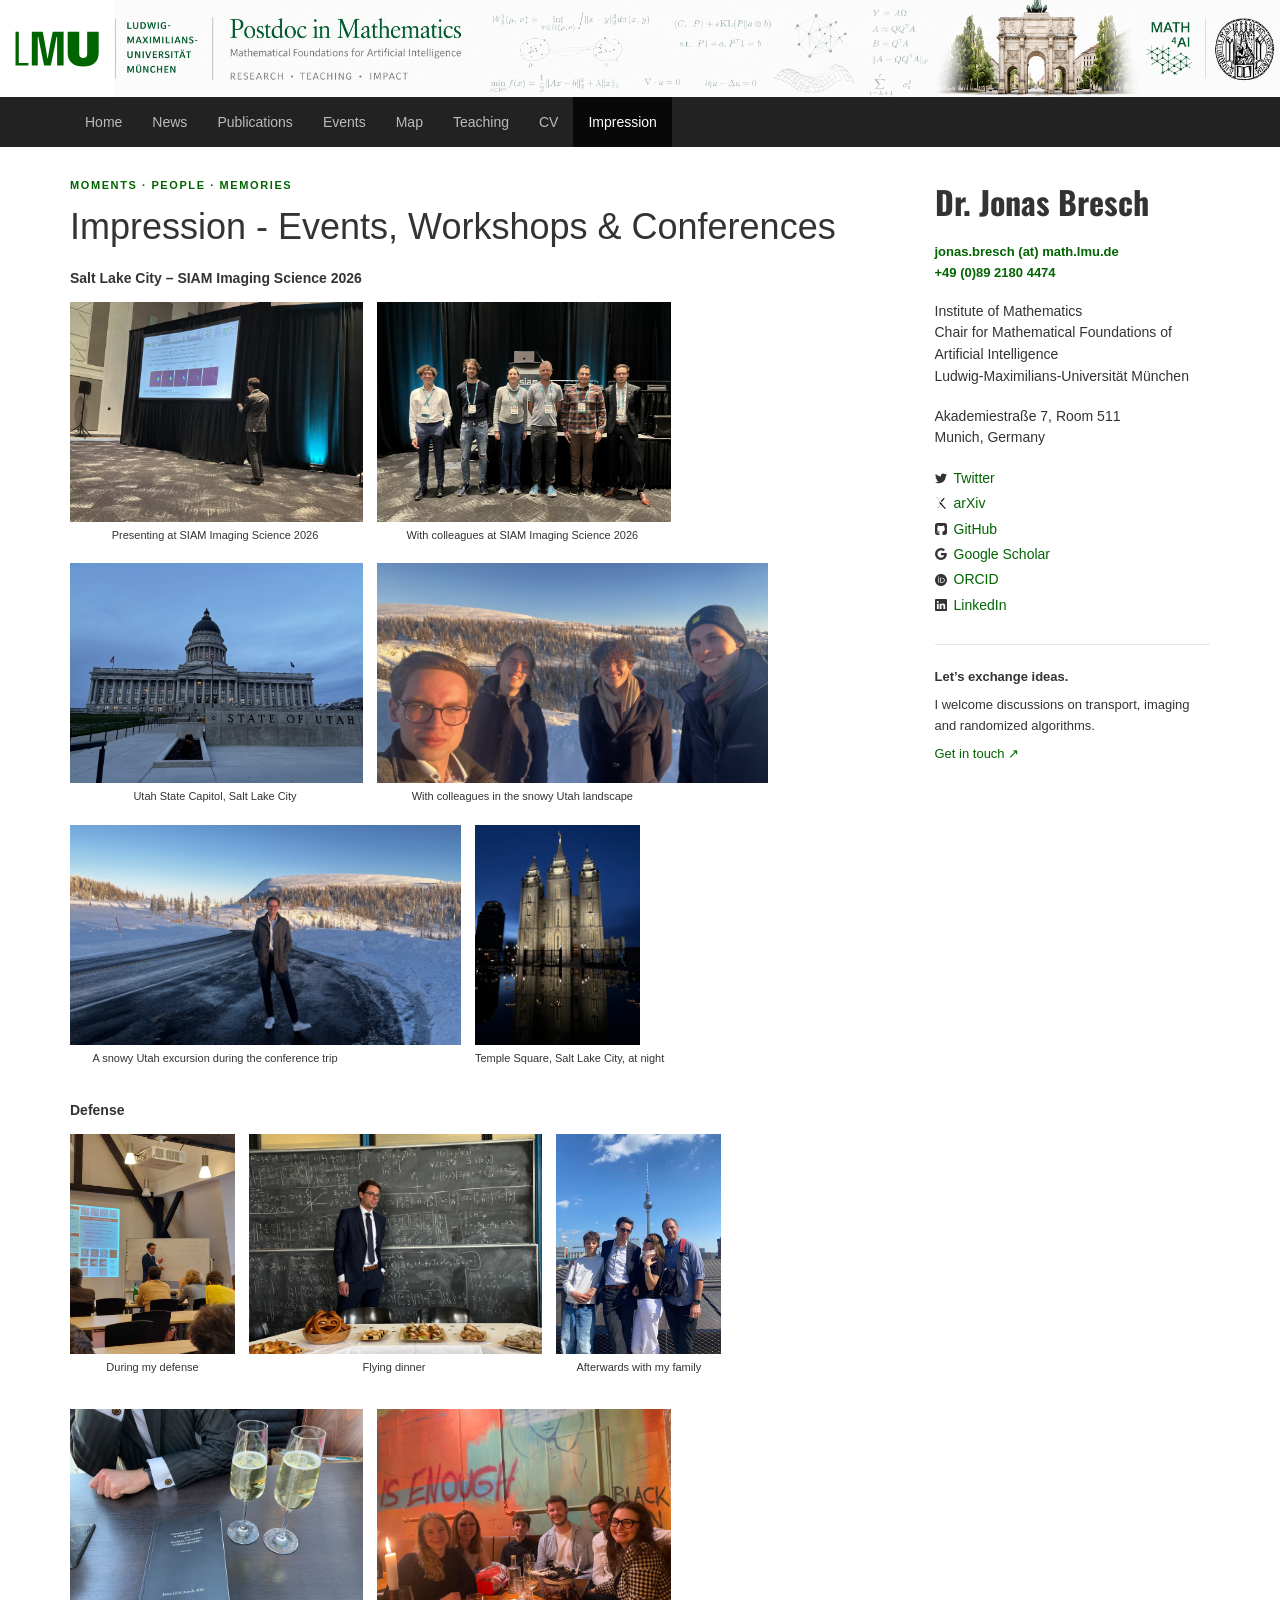
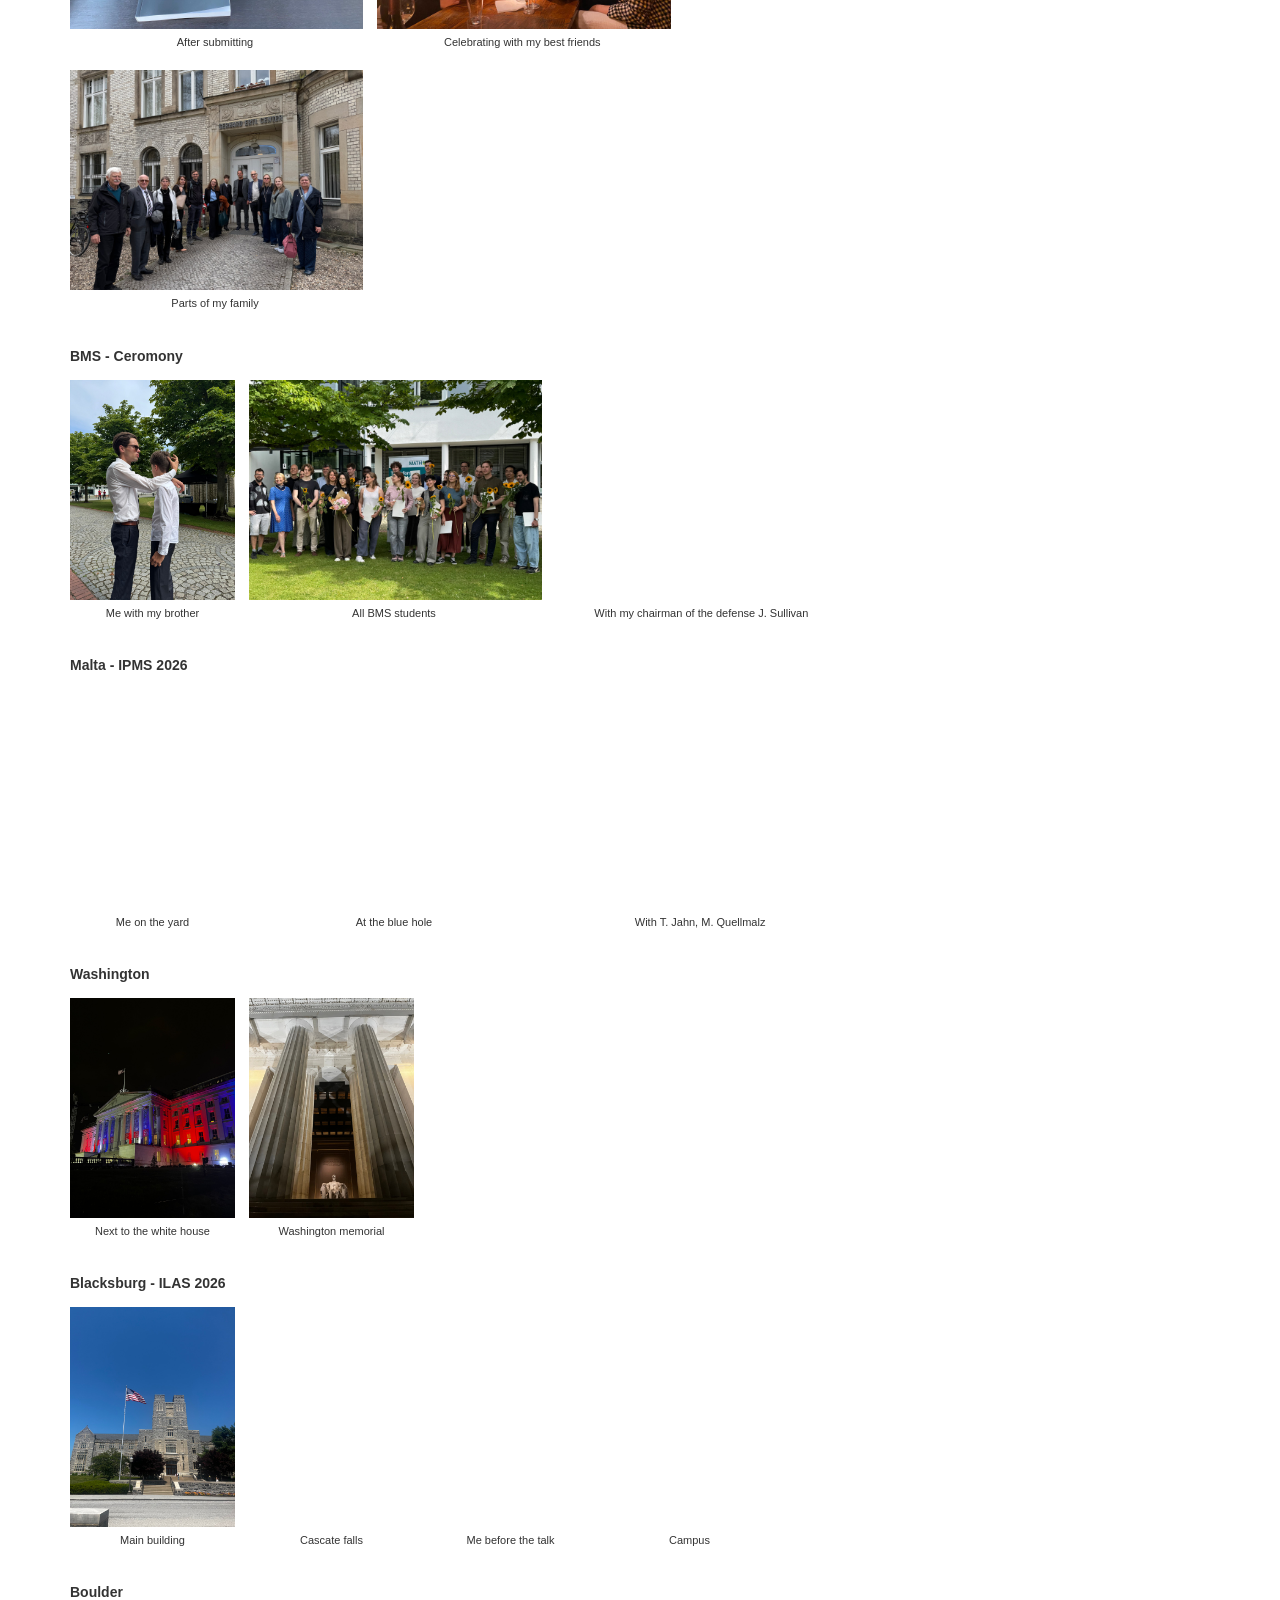
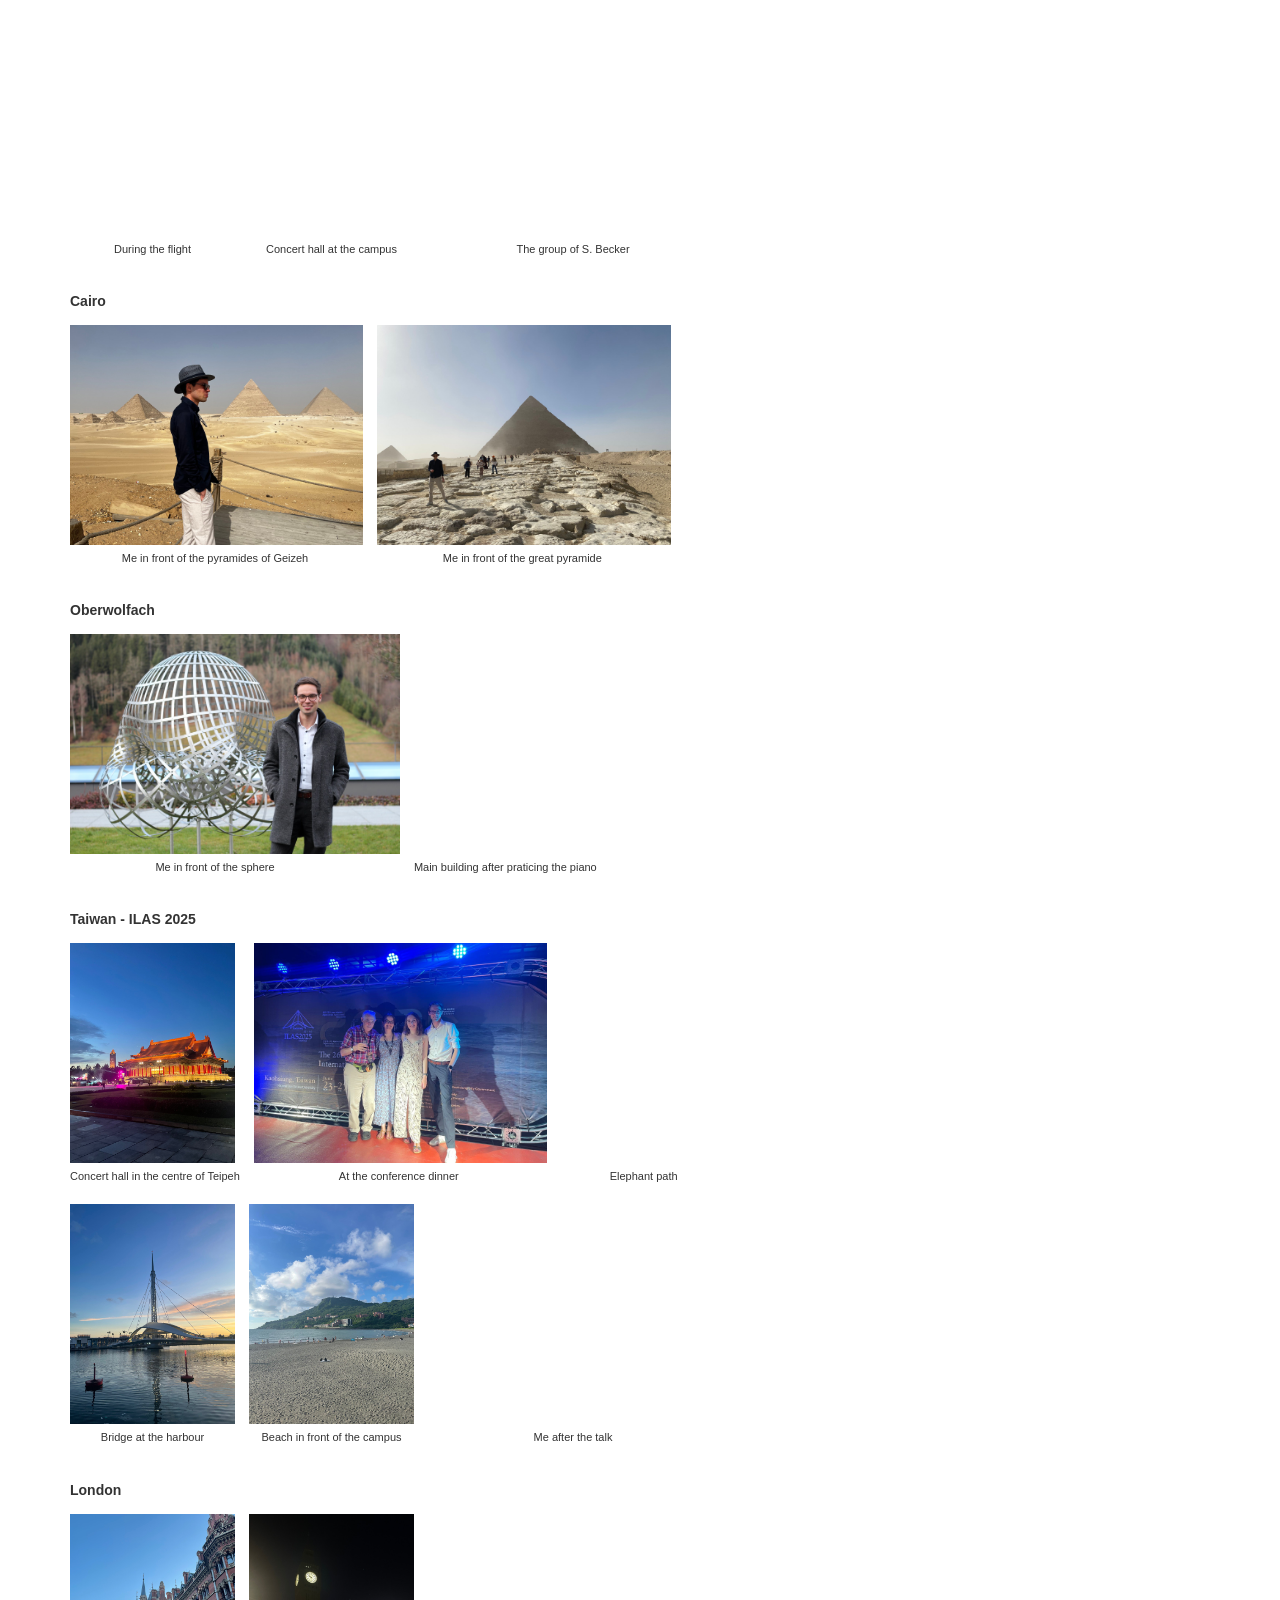
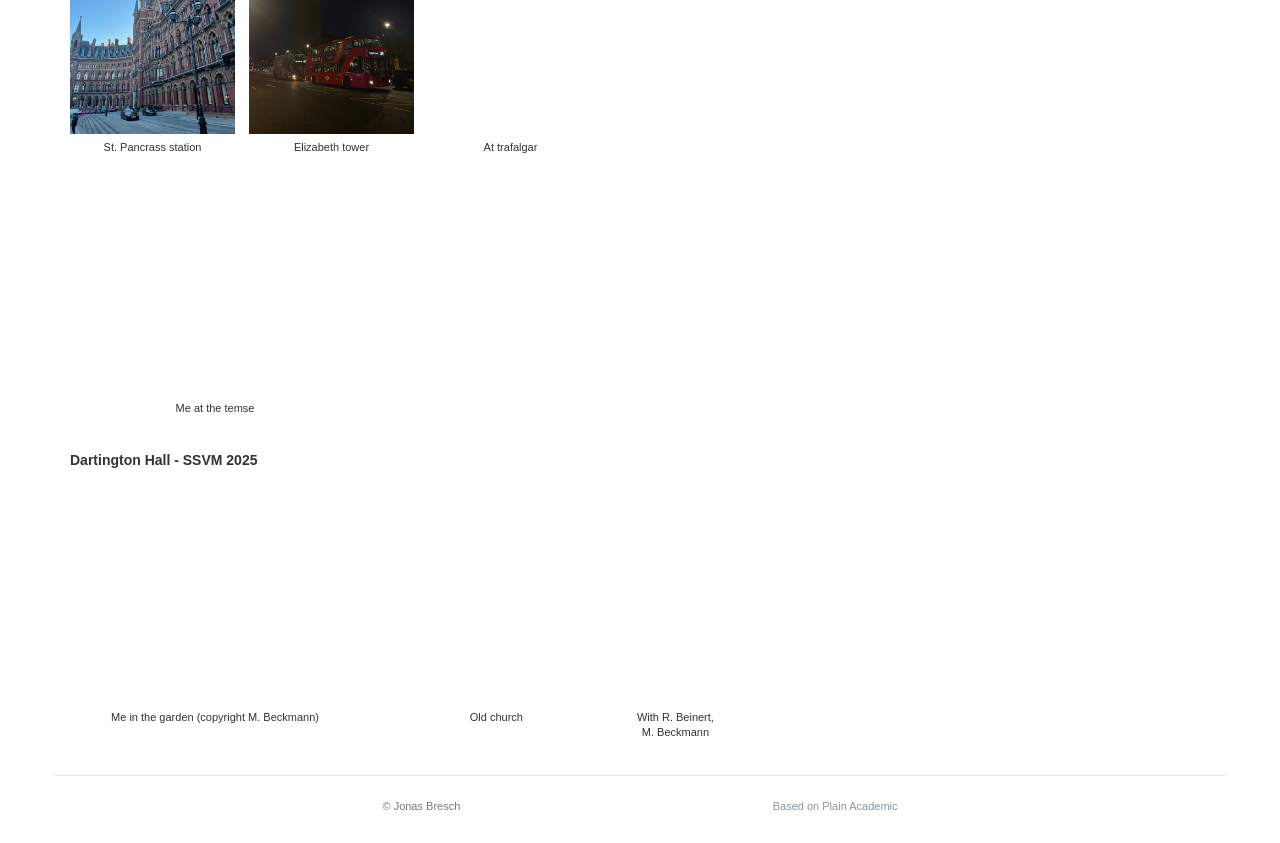
<file: images.html>
<!doctype html>
<html lang="en"><head>
  <title>Jonas Bresch</title>
  <meta charset="utf-8">
  <meta name="viewport" content="width=device-width, initial-scale=1">
  <link rel="stylesheet" href="https://maxcdn.bootstrapcdn.com/bootstrap/3.3.6/css/bootstrap.min.css">
  <script src="https://ajax.googleapis.com/ajax/libs/jquery/1.12.0/jquery.min.js"></script>
  <script src="https://maxcdn.bootstrapcdn.com/bootstrap/3.3.6/js/bootstrap.min.js"></script>
  <link href="https://fonts.googleapis.com/css?family=Oswald:700" rel="stylesheet" type="text/css">
<link rel="stylesheet" href="news.css"><link rel="stylesheet" href="site.css"><style>
/* Gallery photographs keep their natural proportions at every screen size. */
.gallery-content .image123 img{display:block;width:auto;height:220px;max-width:100%;object-fit:contain}
.gallery-content .image123>div{max-width:100%}
/* Use the existing gallery subtitle typography and one smaller caption style throughout. */
#siam-is-2026 > h2{display:block;font:inherit;font-weight:700;margin:22px 0 0}
.gallery-content .image123 p{font-family:inherit;font-size:11px;line-height:1.4;margin:6px 0;max-width:290px}
@media(max-width:480px){.gallery-content .image123>div{width:100%}.gallery-content .image123 img{height:auto;width:auto;max-height:300px;margin:0 auto}.gallery-content .image123 p{max-width:none}}

</style></head>
<body><a class="skip" href="#main">Skip to content</a><header class="banner"><a href="index.html"><span class="brand-banner"><img class="banner-art" src="LMU_header.png" alt="Postdoc in Mathematics — Mathematical Foundations of Artificial Intelligence"><span class="official-lmu"><img src="assets/lmu-letters.svg?v=006400" alt="LMU in green on white"></span></span></a></header><nav class="navigation" aria-label="Main navigation"><div class="container nav-inner"><a href="index.html">Home</a><a href="news.html">News</a><a href="publications.html">Publications</a><a href="events.html">Events</a><a href="map.html">Map</a><a href="teaching.html">Teaching</a><a href="docs/cv_academic.pdf">CV</a><a aria-current="page" href="images.html">Impression</a></div></nav><div class="container layout"><main id="main" class="page-content gallery-content">
<p class="eyebrow">MOMENTS · PEOPLE · MEMORIES</p>    
              <h1 id="publications">Impression - Events, Workshops &amp; Conferences</h1>
<section id="siam-is-2026" aria-labelledby="siam-is-2026-title"><h2 id="siam-is-2026-title">Salt Lake City – SIAM Imaging Science 2026</h2><div class="image123"><div><a href="img/gallery/siam-is-2026-presentation.jpg" aria-label="Open photograph: Presenting at SIAM Imaging Science 2026"><img src="img/gallery/siam-is-2026-presentation.jpg" width="1800" height="1350" loading="lazy" decoding="async" alt="Presenting at SIAM Imaging Science 2026"></a><p style="text-align:center">Presenting at SIAM Imaging Science 2026</p></div><div><a href="img/gallery/siam-is-2026-conference-group.jpg" aria-label="Open photograph: With colleagues at SIAM Imaging Science 2026"><img src="img/gallery/siam-is-2026-conference-group.jpg" width="1800" height="1350" loading="lazy" decoding="async" alt="With colleagues at SIAM Imaging Science 2026"></a><p style="text-align:center">With colleagues at SIAM Imaging Science 2026</p></div><div><a href="img/gallery/siam-is-2026-utah-capitol.jpg" aria-label="Open photograph: Utah State Capitol, Salt Lake City"><img src="img/gallery/siam-is-2026-utah-capitol.jpg" width="1800" height="1350" loading="lazy" decoding="async" alt="Utah State Capitol, Salt Lake City"></a><p style="text-align:center">Utah State Capitol, Salt Lake City</p></div><div><a href="img/gallery/siam-is-2026-utah-colleagues.jpg" aria-label="Open photograph: With colleagues in the snowy Utah landscape"><img src="img/gallery/siam-is-2026-utah-colleagues.jpg" width="1800" height="1013" loading="lazy" decoding="async" alt="With colleagues in the snowy Utah landscape"></a><p style="text-align:center">With colleagues in the snowy Utah landscape</p></div><div><a href="img/gallery/siam-is-2026-utah-snow.jpg" aria-label="Open photograph: A snowy Utah excursion during the conference trip"><img src="img/gallery/siam-is-2026-utah-snow.jpg" width="1800" height="1013" loading="lazy" decoding="async" alt="A snowy Utah excursion during the conference trip"></a><p style="text-align:center">A snowy Utah excursion during the conference trip</p></div><div><a href="img/gallery/siam-is-2026-temple-square.jpg" aria-label="Open photograph: Temple Square, Salt Lake City, at night"><img src="img/gallery/siam-is-2026-temple-square.jpg" width="1350" height="1800" loading="lazy" decoding="async" alt="Temple Square, Salt Lake City, at night"></a><p style="text-align:center">Temple Square, Salt Lake City, at night</p></div></div></section>

              <strong>Defense</strong>
              <div class="image123">
                  <div style="float:left;margin-right:5px;">
                      <img src="img/gallery/dev0.jpg" width="1200" height="1600" loading="eager" decoding="async" alt="During my defense">
                      <p style="text-align:center;">During my defense</p>
                  </div>
                  <div style="float:left;margin-right:5px;">
                      <img class="middle-img" src="img/gallery/dev4.jpg" width="1600" height="1200" loading="eager" decoding="async" alt="Flying dinner">
                      <p style="text-align:center;">Flying dinner</p>
                  </div>
                  <div style="float:left;margin-right:5px;">
                      <img src="img/gallery/dev1.jpg" width="1200" height="1600" loading="eager" decoding="async" alt="Afterwards with my family">
                      <p style="text-align:center;">Afterwards with my family</p>
                  </div>
              </div>
            
                <div class="image123">
                  <div style="float:left;margin-right:5px;">
                      <img src="img/gallery/dev5.jpg" width="1600" height="1200" loading="lazy" decoding="async" alt="After submitting">
                      <p style="text-align:center;">After submitting</p>
                  </div>
                  <div style="float:left;margin-right:5px;">
                      <img class="middle-img" src="img/gallery/dev6.jpg" width="1600" height="1200" loading="lazy" decoding="async" alt="Celebrating with my best friends">
                      <p style="text-align:center;">Celebrating with my best friends</p>
                  </div>
                  <div style="float:left;margin-right:5px;">
                      <img src="img/gallery/dev8.jpg" width="1600" height="1200" loading="lazy" decoding="async" alt="Parts of my family">
                      <p style="text-align:center;">Parts of my family</p>
                  </div>
                </div>
                
              <strong>BMS - Ceromony</strong>
              <div class="image123">
                  <div style="float:left;margin-right:5px;">
                      <img src="img/gallery/bms0.jpg" width="1200" height="1600" loading="lazy" decoding="async" alt="Me with my brother">
                      <p style="text-align:center;">Me with my brother</p>
                  </div>
                  <div style="float:left;margin-right:5px;">
                      <img class="middle-img" src="img/gallery/bms3.jpg" width="1600" height="1200" loading="lazy" decoding="async" alt="All BMS students">
                      <p style="text-align:center;">All BMS students</p>
                  </div>
                  <div style="float:left;margin-right:5px;">
                      <img src="img/gallery/bms5.jpg" width="1600" height="1067" loading="lazy" decoding="async" alt="With my chairman of the defense J. Sullivan">
                      <p style="text-align:center;">With my chairman of the defense J. Sullivan</p>
                  </div>
              </div>
                
              <strong>Malta - IPMS 2026</strong>
              <div class="image123">
                  <div style="float:left;margin-right:5px;">
                      <img src="img/gallery/malta0.jpg" width="1200" height="1600" loading="lazy" decoding="async" alt="Me on the yard">
                      <p style="text-align:center;">Me on the yard</p>
                  </div>
                  <div style="float:left;margin-right:5px;">
                      <img class="middle-img" src="img/gallery/malta5.jpg" width="1600" height="1205" loading="lazy" decoding="async" alt="At the blue hole">
                      <p style="text-align:center;">At the blue hole</p>
                  </div>
                  <div style="float:left;margin-right:5px;">
                      <img src="img/gallery/malta7.jpg" width="1600" height="1205" loading="lazy" decoding="async" alt="With T. Jahn, M. Quellmalz">
                      <p style="text-align:center;">With T. Jahn, M. Quellmalz</p>
                  </div>
              </div>
                
              <strong>Washington</strong>
              <div class="image123">
                  <div style="float:left;margin-right:5px;">
                      <img src="img/gallery/washington0.jpg" width="1200" height="1600" loading="lazy" decoding="async" alt="Next to the white house">
                      <p style="text-align:center;">Next to the white house</p>
                  </div>
                  <div style="float:left;margin-right:5px;">
                      <img class="middle-img" src="img/gallery/washington1.jpg" width="1200" height="1600" loading="lazy" decoding="async" alt="Washington memorial">
                      <p style="text-align:center;">Washington memorial</p>
                  </div>
              </div>
                
              <strong>Blacksburg - ILAS 2026</strong>
              <div class="image123">
                  <div style="float:left;margin-right:5px;">
                      <img src="img/gallery/virginia2.jpg" width="1200" height="1600" loading="lazy" decoding="async" alt="Main building">
                      <p style="text-align:center;">Main building</p>
                  </div>
                  <div style="float:left;margin-right:5px;">
                      <img class="middle-img" src="img/gallery/virginia3.jpg" width="1200" height="1600" loading="lazy" decoding="async" alt="Cascate falls">
                      <p style="text-align:center;">Cascate falls</p>
                  </div>
                  <div style="float:left;margin-right:5px;">
                      <img src="img/gallery/virginia4.jpg" width="1200" height="1600" loading="lazy" decoding="async" alt="Me before the talk">
                      <p style="text-align:center;">Me before the talk</p>
                  </div>
                  <div style="float:left;margin-right:5px;">
                      <img src="img/gallery/virginia5.jpg" width="1200" height="1600" loading="lazy" decoding="async" alt="Campus">
                      <p style="text-align:center;">Campus</p>
                  </div>
              </div>
                
              <strong>Boulder</strong>
              <div class="image123">
                  <div style="float:left;margin-right:5px;">
                      <img src="img/gallery/boulder2.jpg" width="1200" height="1600" loading="lazy" decoding="async" alt="During the flight">
                      <p style="text-align:center;">During the flight</p>
                  </div>
                  <div style="float:left;margin-right:5px;">
                      <img class="middle-img" src="img/gallery/boulder3.jpg" width="1200" height="1600" loading="lazy" decoding="async" alt="Concert hall at the campus">
                      <p style="text-align:center;">Concert hall at the campus</p>
                  </div>
                  <div style="float:left;margin-right:5px;">
                      <img src="img/gallery/boulder0.jpg" width="747" height="560" loading="lazy" decoding="async" alt="The group of S. Becker">
                      <p style="text-align:center;">The group of S. Becker</p>
                  </div>
              </div>
              <!--<div class="image123">
                  <div style="float:left;margin-right:5px;">
                      <img src="img/gallery/boulder4.jpg" width="1200" height="1600" loading="lazy" decoding="async" alt="Morning rise">
                      <p style="text-align:center;">Morning rise</p>
                  </div>
                  <div style="float:left;margin-right:5px;">
                      <img class="middle-img" src="img/gallery/boulder5.jpg" width="1200" height="1600" loading="lazy" decoding="async" alt="Math building">
                      <p style="text-align:center;">Math building</p>
                  </div>
                  <div style="float:left;margin-right:5px;">
                      <img src="img/gallery/boulder6.jpg" width="1200" height="1600" loading="lazy" decoding="async" alt="State house in the centre">
                      <p style="text-align:center;">State house in the centre</p>
                  </div>
              </div>-->
                
              <strong>Cairo</strong>
              <div class="image123">
                  <div style="float:left;margin-right:5px;">
                      <img src="img/gallery/kairo0.jpg" width="1600" height="1200" loading="lazy" decoding="async" alt="Me in front of the pyramides of Geizeh">
                      <p style="text-align:center;">Me in front of the pyramides of Geizeh</p>
                  </div>
                  <div style="float:left;margin-right:5px;">
                      <img class="middle-img" src="img/gallery/kairo1.jpg" width="1600" height="1200" loading="lazy" decoding="async" alt="Me in front of the great pyramide">
                      <p style="text-align:center;">Me in front of the great pyramide</p>
                  </div>
              </div>
                
              <strong>Oberwolfach</strong>
              <div class="image123">
                  <div style="float:left;margin-right:5px;">
                      <img src="img/gallery/mfo0.jpg" width="1600" height="1067" loading="lazy" decoding="async" alt="Me in front of the sphere">
                      <p style="text-align:center;">Me in front of the sphere</p>
                  </div>
                  <div style="float:left;margin-right:5px;">
                      <img class="middle-img" src="img/gallery/mfo1.jpg" width="1200" height="1600" loading="lazy" decoding="async" alt="Main building after praticing the piano">
                      <p style="text-align:center;">Main building after praticing the piano</p>
                  </div>
              </div>
                
              <strong>Taiwan - ILAS 2025</strong>
              
              <div class="image123">
                  <div style="float:left;margin-right:5px;">
                      <img src="img/gallery/taiwan0.jpg" width="1200" height="1600" loading="lazy" decoding="async" alt="Concert hall in the centre of Teipeh">
                      <p style="text-align:center;">Concert hall in the centre of Teipeh</p>
                  </div>
                  <div style="float:left;margin-right:5px;">
                      <img class="middle-img" src="img/gallery/taiwan1.jpg" width="1600" height="1200" loading="lazy" decoding="async" alt="At the conference dinner">
                      <p style="text-align:center;">At the conference dinner</p>
                  </div>
                  <div style="float:left;margin-right:5px;">
                      <img src="img/gallery/taiwan2.jpg" width="1200" height="1600" loading="lazy" decoding="async" alt="Elephant path">
                      <p style="text-align:center;">Elephant path</p>
                  </div>
                  <div style="float:left;margin-right:5px;">
                      <img src="img/gallery/taiwan3.jpg" width="1200" height="1600" loading="lazy" decoding="async" alt="Bridge at the harbour">
                      <p style="text-align:center;">Bridge at the harbour</p>
                  </div>
                  <div style="float:left;margin-right:5px;">
                      <img class="middle-img" src="img/gallery/taiwan5.jpg" width="1200" height="1600" loading="lazy" decoding="async" alt="Beach in front of the campus">
                      <p style="text-align:center;">Beach in front of the campus</p>
                  </div>
                  <div style="float:left;margin-right:5px;">
                      <img src="img/gallery/taiwan7.jpg" width="1600" height="1067" loading="lazy" decoding="async" alt="Me after the talk">
                      <p style="text-align:center;">Me after the talk</p>
                  </div>
              </div>  
                
              <strong>London</strong>
              <div class="image123">
                  <div style="float:left;margin-right:5px;">
                      <img src="img/gallery/london0.jpg" width="1200" height="1600" loading="lazy" decoding="async" alt="St. Pancrass station">
                      <p style="text-align:center;">St. Pancrass station</p>
                  </div>
                  <div style="float:left;margin-right:5px;">
                      <img class="middle-img" src="img/gallery/london1.jpg" width="1200" height="1600" loading="lazy" decoding="async" alt="Elizabeth tower">
                      <p style="text-align:center;">Elizabeth tower</p>
                  </div>
                  <div style="float:left;margin-right:5px;">
                      <img src="img/gallery/london2.jpg" width="1200" height="1600" loading="lazy" decoding="async" alt="At trafalgar">
                      <p style="text-align:center;">At trafalgar</p>
                  </div>
                  <div style="float:left;margin-right:5px;">
                      <img src="img/gallery/london3.jpg" width="1600" height="1200" loading="lazy" decoding="async" alt="Me at the temse">
                      <p style="text-align:center;">Me at the temse</p>
                  </div>
              </div>
                
              <strong>Dartington Hall - SSVM 2025</strong>
              <div class="image123">
                  <div style="float:left;margin-right:5px;">
                      <img src="img/gallery/ssvm0.jpg" width="1600" height="1067" loading="lazy" decoding="async" alt="Me in the garden (copyright M. Beckmann)">
                      <p style="text-align:center;">Me in the garden (copyright M. Beckmann)</p>
                  </div>
                  <div style="float:left;margin-right:5px;">
                      <img class="middle-img" src="img/gallery/ssvm1.jpg" width="1200" height="1600" loading="lazy" decoding="async" alt="Old church">
                      <p style="text-align:center;">Old church</p>
                  </div>
                  <div style="float:left;margin-right:5px;">
                      <img src="img/gallery/ssvm4.jpg" width="1200" height="1600" loading="lazy" decoding="async" alt="With R. Beinert,  M. Beckmann">
                      <p style="text-align:center;">With R. Beinert, <br> M. Beckmann</p>
                  </div>
              </div>
            </main><aside class="sidebar"><h2>Dr. Jonas Bresch</h2><p><a href="mailto:jonas.bresch@math.lmu.de">jonas.bresch (at) math.lmu.de</a><br><a href="tel:+498921804474">+49 (0)89 2180 4474</a></p><p>Institute of Mathematics<br>Chair for Mathematical Foundations of Artificial Intelligence<br>Ludwig-Maximilians-Universität München</p><p>Akademiestraße 7, Room 511<br>Munich, Germany</p><div class="profile-links"><a href="https://twitter.com/j_j_e_w_b"><svg xmlns="https://www.w3.org/2000/svg" width="12" height="12" fill="currentColor" class="bi bi-twitter" viewbox="0 0 16 16">
                    <path d="M5.026 15c6.038 0 9.341-5.003 9.341-9.334 0-.14 0-.282-.006-.422A6.685 6.685 0 0 0 16 3.542a6.658 6.658 0 0 1-1.889.518 3.301 3.301 0 0 0 1.447-1.817 6.533 6.533 0 0 1-2.087.793A3.286 3.286 0 0 0 7.875 6.03a9.325 9.325 0 0 1-6.767-3.429 3.289 3.289 0 0 0 1.018 4.382A3.323 3.323 0 0 1 .64 6.575v.045a3.288 3.288 0 0 0 2.632 3.218 3.203 3.203 0 0 1-.865.115 3.23 3.23 0 0 1-.614-.057 3.283 3.283 0 0 0 3.067 2.277A6.588 6.588 0 0 1 .78 13.58a6.32 6.32 0 0 1-.78-.045A9.344 9.344 0 0 0 5.026 15z"></path>
                    </svg><span>Twitter</span></a><a href="https://arxiv.org/search/?searchtype=author&amp;query=Bresch%2C+J"><svg xmlns="http://www.w3.org/2000/svg" width="12" height="12" fill="currentColor" class="bi bi-google" viewbox="0 0 24 24">
                    <path d="M3.8423 0a1.0037 1.0037 0 0 0 -0.922 0.6078c-0.1536 0.3687 -0.0438 0.6275 0.2938 1.1113l6.9185 8.3597 -1.0223 1.1058a1.0393 1.0393 0 0 0 0.003 1.4229l1.2292 1.3135 -5.4391 6.4444c-0.2803 0.299 -0.4538 0.823 -0.2971 1.1986a1.0253 1.0253 0 0 0 0.9585 0.635 0.9133 0.9133 0 0 0 0.6891 -0.3405l5.783 -6.126 7.4902 8.0051a0.8527 0.8527 0 0 0 0.6835 0.2597 0.9575 0.9575 0 0 0 0.8777 -0.6138c0.1577 -0.377 -0.017 -0.7502 -0.306 -1.1407l-7.0518 -8.3418 1.0632 -1.13a0.9626 0.9626 0 0 0 0.0089 -1.3165L4.6336 0.4639s-0.3733 -0.4535 -0.768 -0.463zm0 0.272h0.0166c0.2179 0.0052 0.4874 0.2715 0.5644 0.3639l0.005 0.006 0.0052 0.0055 10.169 10.9905a0.6915 0.6915 0 0 1 -0.0072 0.945l-1.0666 1.133 -1.4982 -1.7724 -8.5994 -10.39c-0.3286 -0.472 -0.352 -0.6183 -0.2592 -0.841a0.7307 0.7307 0 0 1 0.6704 -0.4401Zm14.341 1.5701a0.877 0.877 0 0 0 -0.6554 0.2418l-5.6962 6.1584 1.6944 1.8319 5.3089 -6.5138c0.3251 -0.4335 0.479 -0.6603 0.3247 -1.0292a1.1205 1.1205 0 0 0 -0.9763 -0.689zm-7.6557 12.2823 1.3186 1.4135 -5.7864 6.1295a0.6494 0.6494 0 0 1 -0.4959 0.26 0.7516 0.7516 0 0 1 -0.706 -0.4669c-0.1119 -0.2682 0.0359 -0.6864 0.2442 -0.9083l0.0051 -0.0055 0.0047 -0.0055z" fill="#000000" stroke-width="1"></path>
                    </svg><span>arXiv</span></a><a href="https://github.com/JJEWBresch"><svg xmlns="http://www.w3.org/2000/svg" width="12" height="12" fill="currentColor" class="bi bi-google" viewbox="0 0 20 20">
                    <path d="M18.88 1.099C18.147.366 17.265 0 16.233 0H3.746C2.714 0 1.832.366 1.099 1.099.366 1.832 0 2.714 0 3.746v12.487c0 1.032.366 1.914 1.099 2.647.733.733 1.615 1.099 2.647 1.099H6.66c.19 0 .333-.007.429-.02a.504.504 0 0 0 .286-.169c.095-.1.143-.245.143-.435l-.007-.885c-.004-.564-.006-1.01-.006-1.34l-.3.052c-.19.035-.43.05-.721.046a5.555 5.555 0 0 1-.904-.091 2.026 2.026 0 0 1-.872-.39 1.651 1.651 0 0 1-.572-.8l-.13-.3a3.25 3.25 0 0 0-.41-.663c-.186-.243-.375-.407-.566-.494l-.09-.065a.956.956 0 0 1-.17-.156.723.723 0 0 1-.117-.182c-.026-.061-.004-.111.065-.15.07-.04.195-.059.378-.059l.26.04c.173.034.388.138.643.311a2.1 2.1 0 0 1 .631.677c.2.355.44.626.722.813.282.186.566.28.852.28.286 0 .533-.022.742-.065a2.59 2.59 0 0 0 .585-.196c.078-.58.29-1.028.637-1.34a8.907 8.907 0 0 1-1.333-.234 5.314 5.314 0 0 1-1.223-.507 3.5 3.5 0 0 1-1.047-.872c-.277-.347-.505-.802-.683-1.365-.177-.564-.266-1.215-.266-1.952 0-1.049.342-1.942 1.027-2.68-.32-.788-.29-1.673.091-2.652.252-.079.625-.02 1.119.175.494.195.856.362 1.086.5.23.14.414.257.553.352a9.233 9.233 0 0 1 2.497-.338c.859 0 1.691.113 2.498.338l.494-.312a6.997 6.997 0 0 1 1.197-.572c.46-.174.81-.221 1.054-.143.39.98.424 1.864.103 2.653.685.737 1.028 1.63 1.028 2.68 0 .737-.089 1.39-.267 1.957-.177.568-.407 1.023-.689 1.366-.282.343-.633.63-1.053.865-.42.234-.828.403-1.223.507a8.9 8.9 0 0 1-1.333.235c.45.39.676 1.005.676 1.846v3.11c0 .147.021.266.065.357a.36.36 0 0 0 .208.189c.096.034.18.056.254.064.074.01.18.013.318.013h2.914c1.032 0 1.914-.366 2.647-1.099.732-.732 1.099-1.615 1.099-2.647V3.746c0-1.032-.367-1.914-1.1-2.647z"></path>
                    </svg><span>GitHub</span></a><a href="https://scholar.google.com/citations?user=GdgyWoAAAAAJ&amp;hl=de"><svg xmlns="https://www.w3.org/2000/svg" width="12" height="12" fill="currentColor" class="bi bi-google" viewbox="0 0 16 16">
                    <path d="M15.545 6.558a9.42 9.42 0 0 1 .139 1.626c0 2.434-.87 4.492-2.384 5.885h.002C11.978 15.292 10.158 16 8 16A8 8 0 1 1 8 0a7.689 7.689 0 0 1 5.352 2.082l-2.284 2.284A4.347 4.347 0 0 0 8 3.166c-2.087 0-3.86 1.408-4.492 3.304a4.792 4.792 0 0 0 0 3.063h.003c.635 1.893 2.405 3.301 4.492 3.301 1.078 0 2.004-.276 2.722-.764h-.003 a3.702 3.702 0 0 0 1.599-2.431H8v-3.08h7.545z"></path>
                    </svg><span>Google Scholar</span></a><a href="https://orcid.org/0009-0009-3855-0933"><svg xmlns="http://www.w3.org/2000/svg" width="12" height="12" fill="currentColor" class="bi bi-google" viewbox="0 0 32 32">
                    <path d="M16 0c-8.839 0-16 7.161-16 16s7.161 16 16 16c8.839 0 16-7.161 16-16s-7.161-16-16-16zM9.823 5.839c0.704 0 1.265 0.573 1.265 1.26 0 0.688-0.561 1.265-1.265 1.265-0.692-0.004-1.26-0.567-1.26-1.265 0-0.697 0.563-1.26 1.26-1.26zM8.864 9.885h1.923v13.391h-1.923zM13.615 9.885h5.197c4.948 0 7.125 3.541 7.125 6.703 0 3.439-2.687 6.699-7.099 6.699h-5.224zM15.536 11.625v9.927h3.063c4.365 0 5.365-3.312 5.365-4.964 0-2.687-1.713-4.963-5.464-4.963z"></path></svg><span>ORCID</span></a><a href="https://de.linkedin.com/in/jonas-j-e-w-bresch-36546132b"><svg xmlns="http://www.w3.org/2000/svg" width="12" height="12" viewBox="0 0 16 16" fill="currentColor" aria-hidden="true"><path d="M0 1.146C0 .513.526 0 1.175 0h13.65C15.474 0 16 .513 16 1.146v13.708c0 .633-.526 1.146-1.175 1.146H1.175C.526 16 0 15.487 0 14.854zM4.943 13.394V6.169H2.542v7.225zM3.743 5.182c.837 0 1.358-.554 1.358-1.248-.015-.709-.521-1.248-1.342-1.248s-1.359.539-1.359 1.248c0 .694.521 1.248 1.327 1.248h.016zm4.908 8.212V9.359c0-.216.016-.432.08-.586.173-.431.568-.878 1.232-.878.869 0 1.216.662 1.216 1.634v3.865h2.401V9.25c0-2.22-1.184-3.252-2.764-3.252-1.274 0-1.845.7-2.165 1.193v.025h-.016l.016-.025V6.169h-2.4c.03.678 0 7.225 0 7.225z"/></svg><span>LinkedIn</span></a></div><div class="sidebar-note"><strong>Let’s exchange ideas.</strong><p>I welcome discussions on transport, imaging and randomized algorithms.</p><a href="mailto:jonas.bresch@math.lmu.de">Get in touch ↗</a></div></aside></div><footer class="container footer"><span>© Jonas Bresch</span><a href="https://github.com/mavroudisv/plain-academic">Based on Plain Academic</a></footer></body></html>
</file>
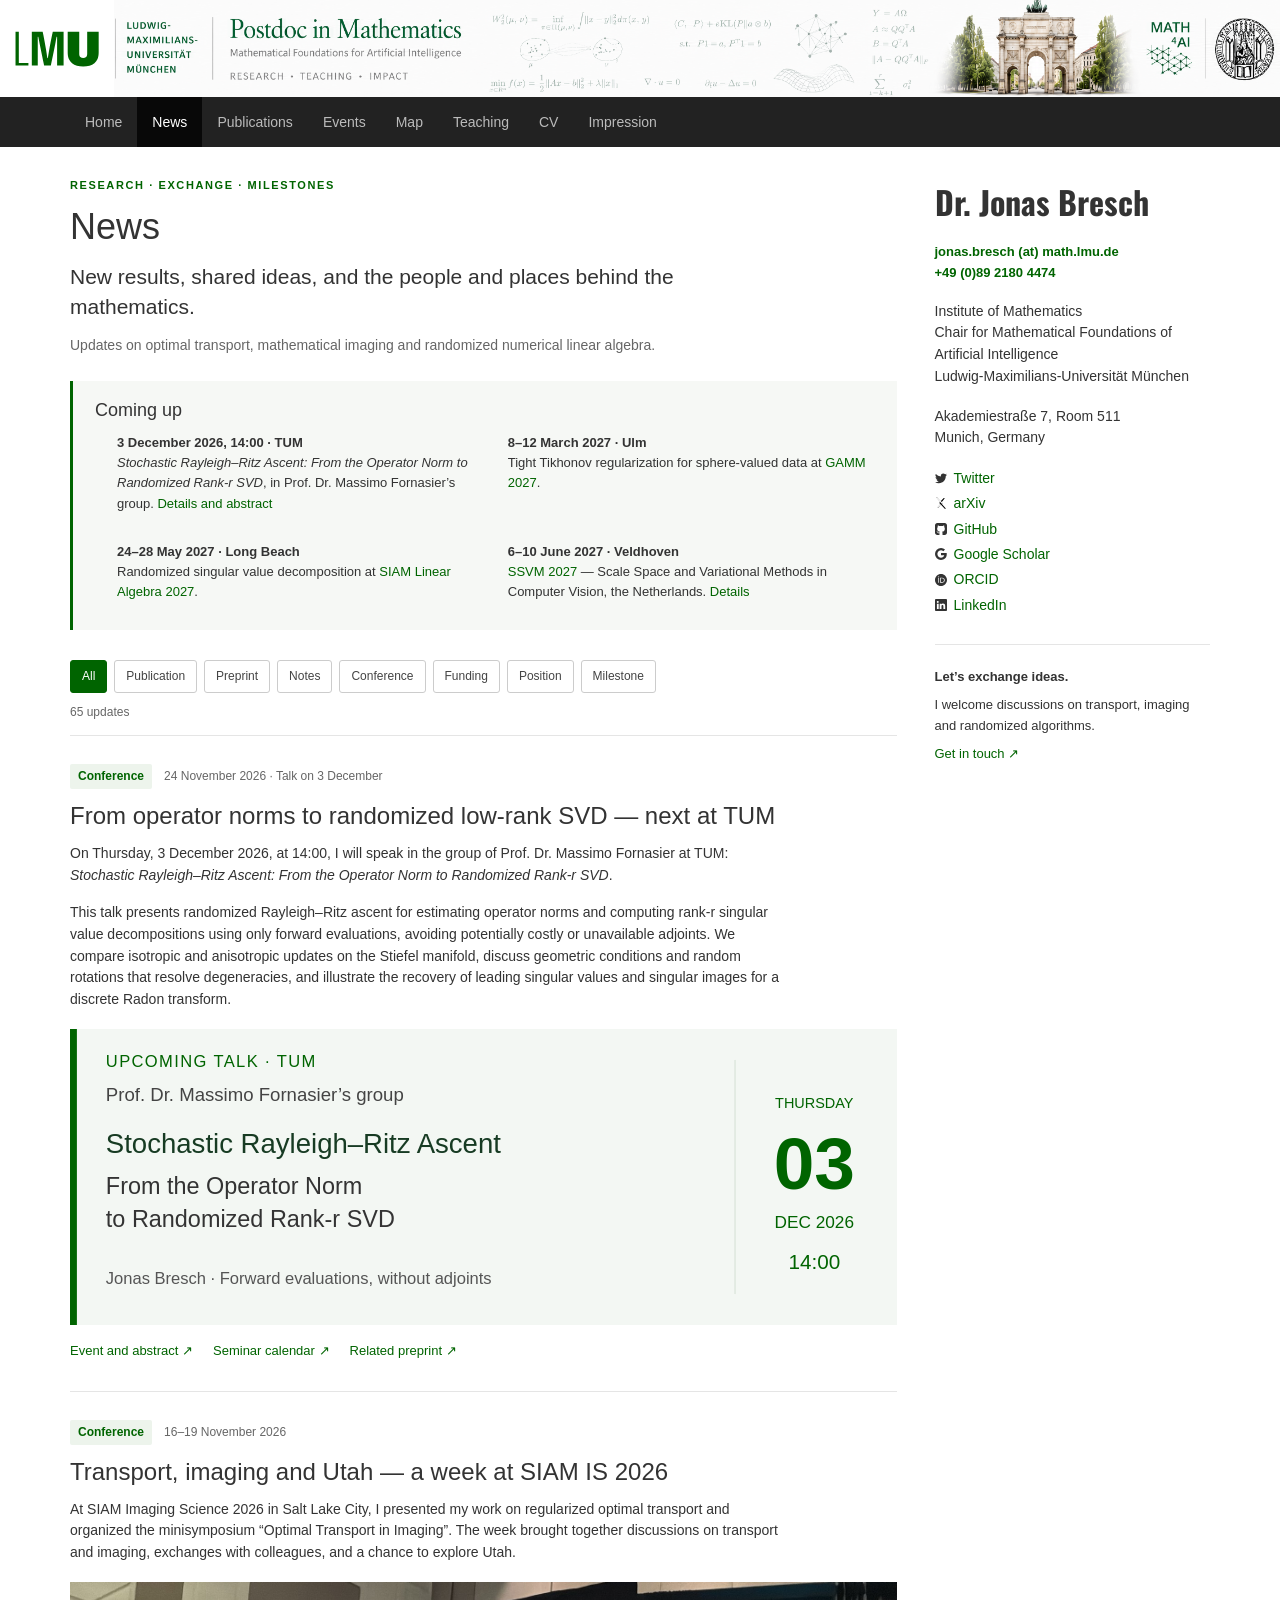
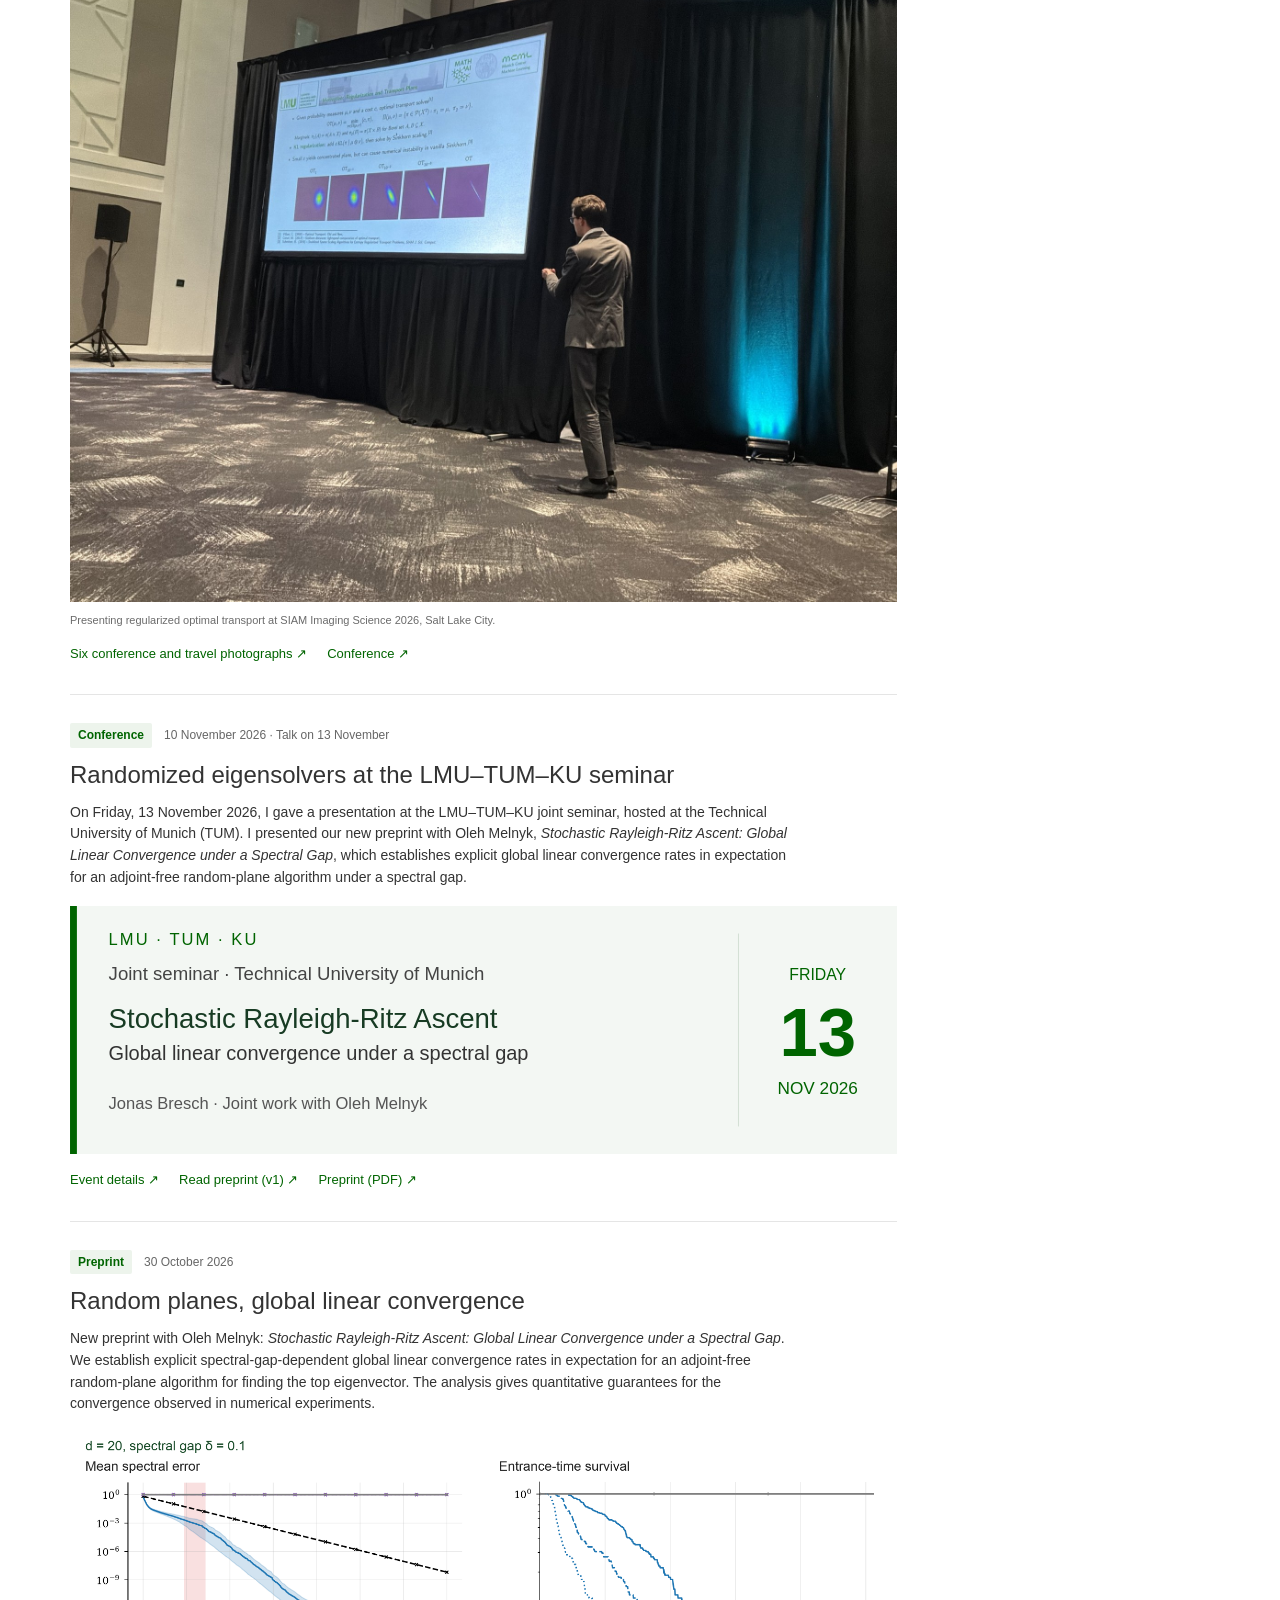
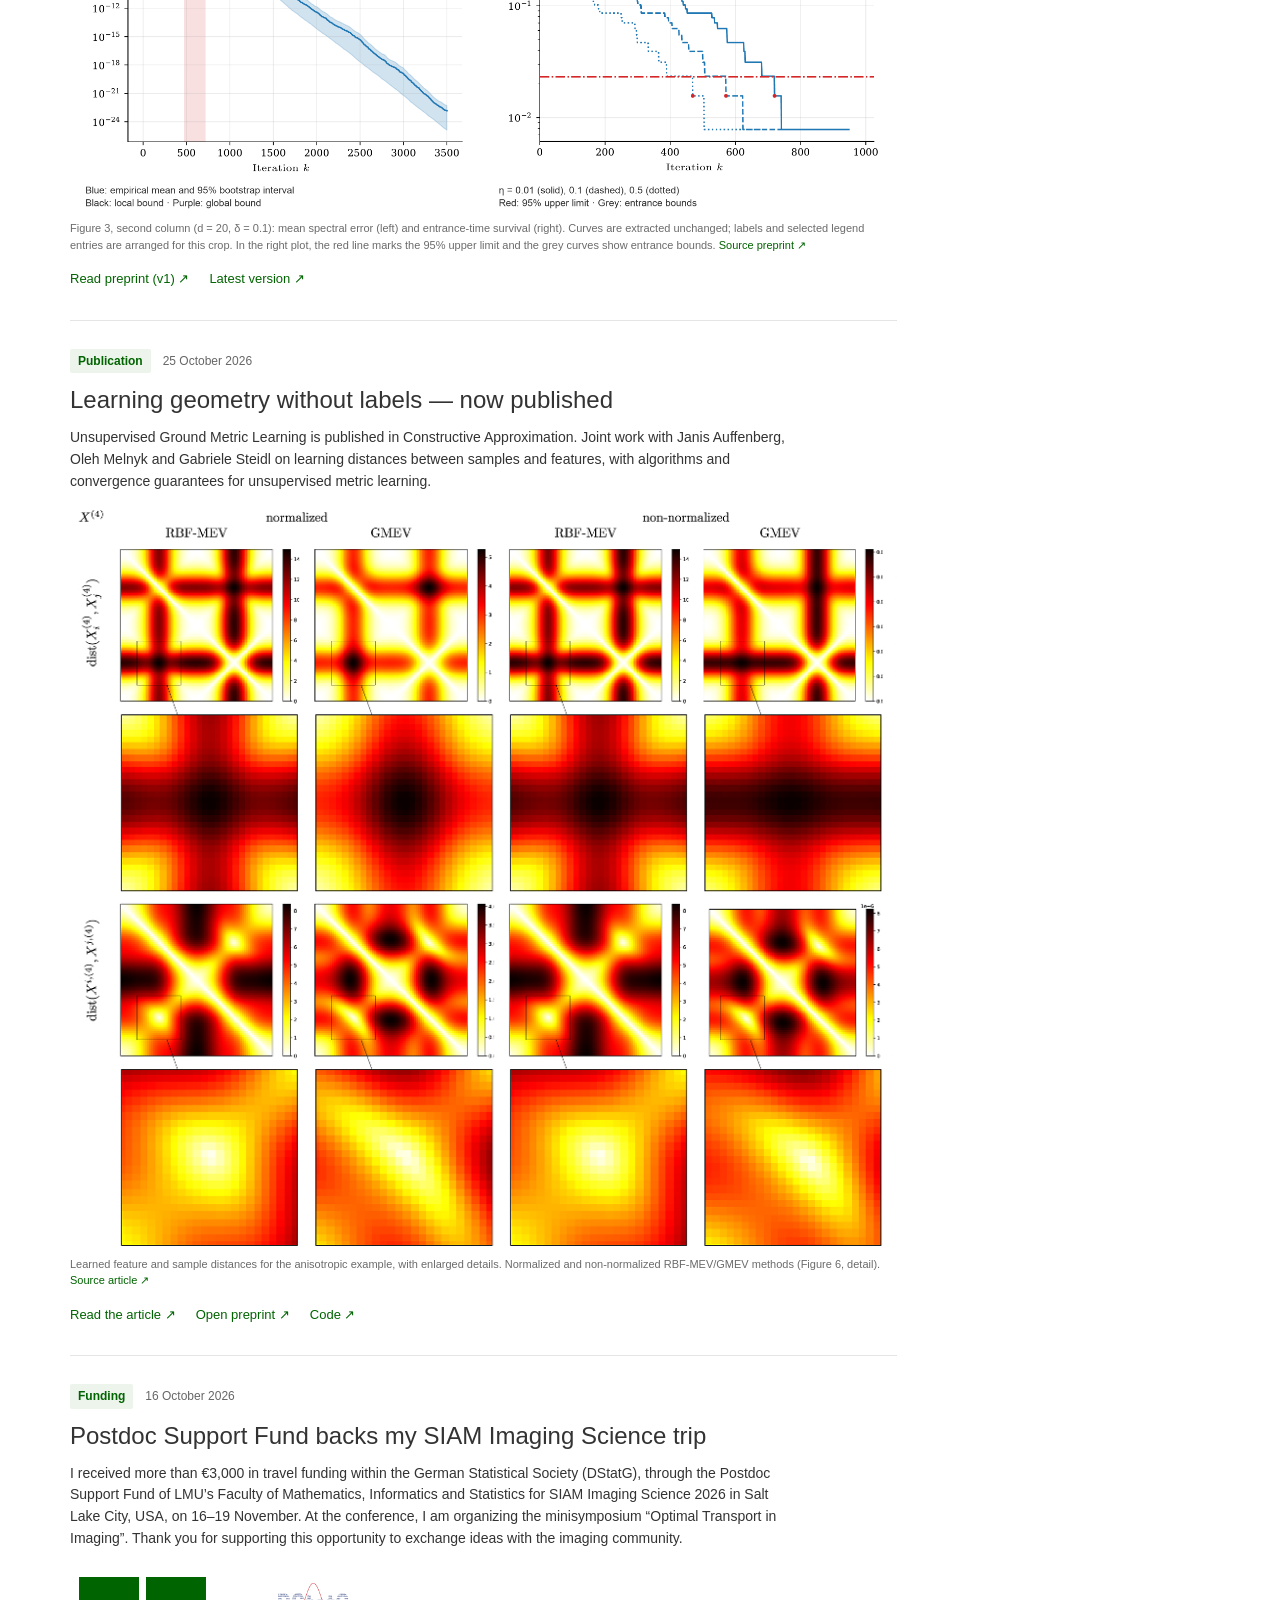
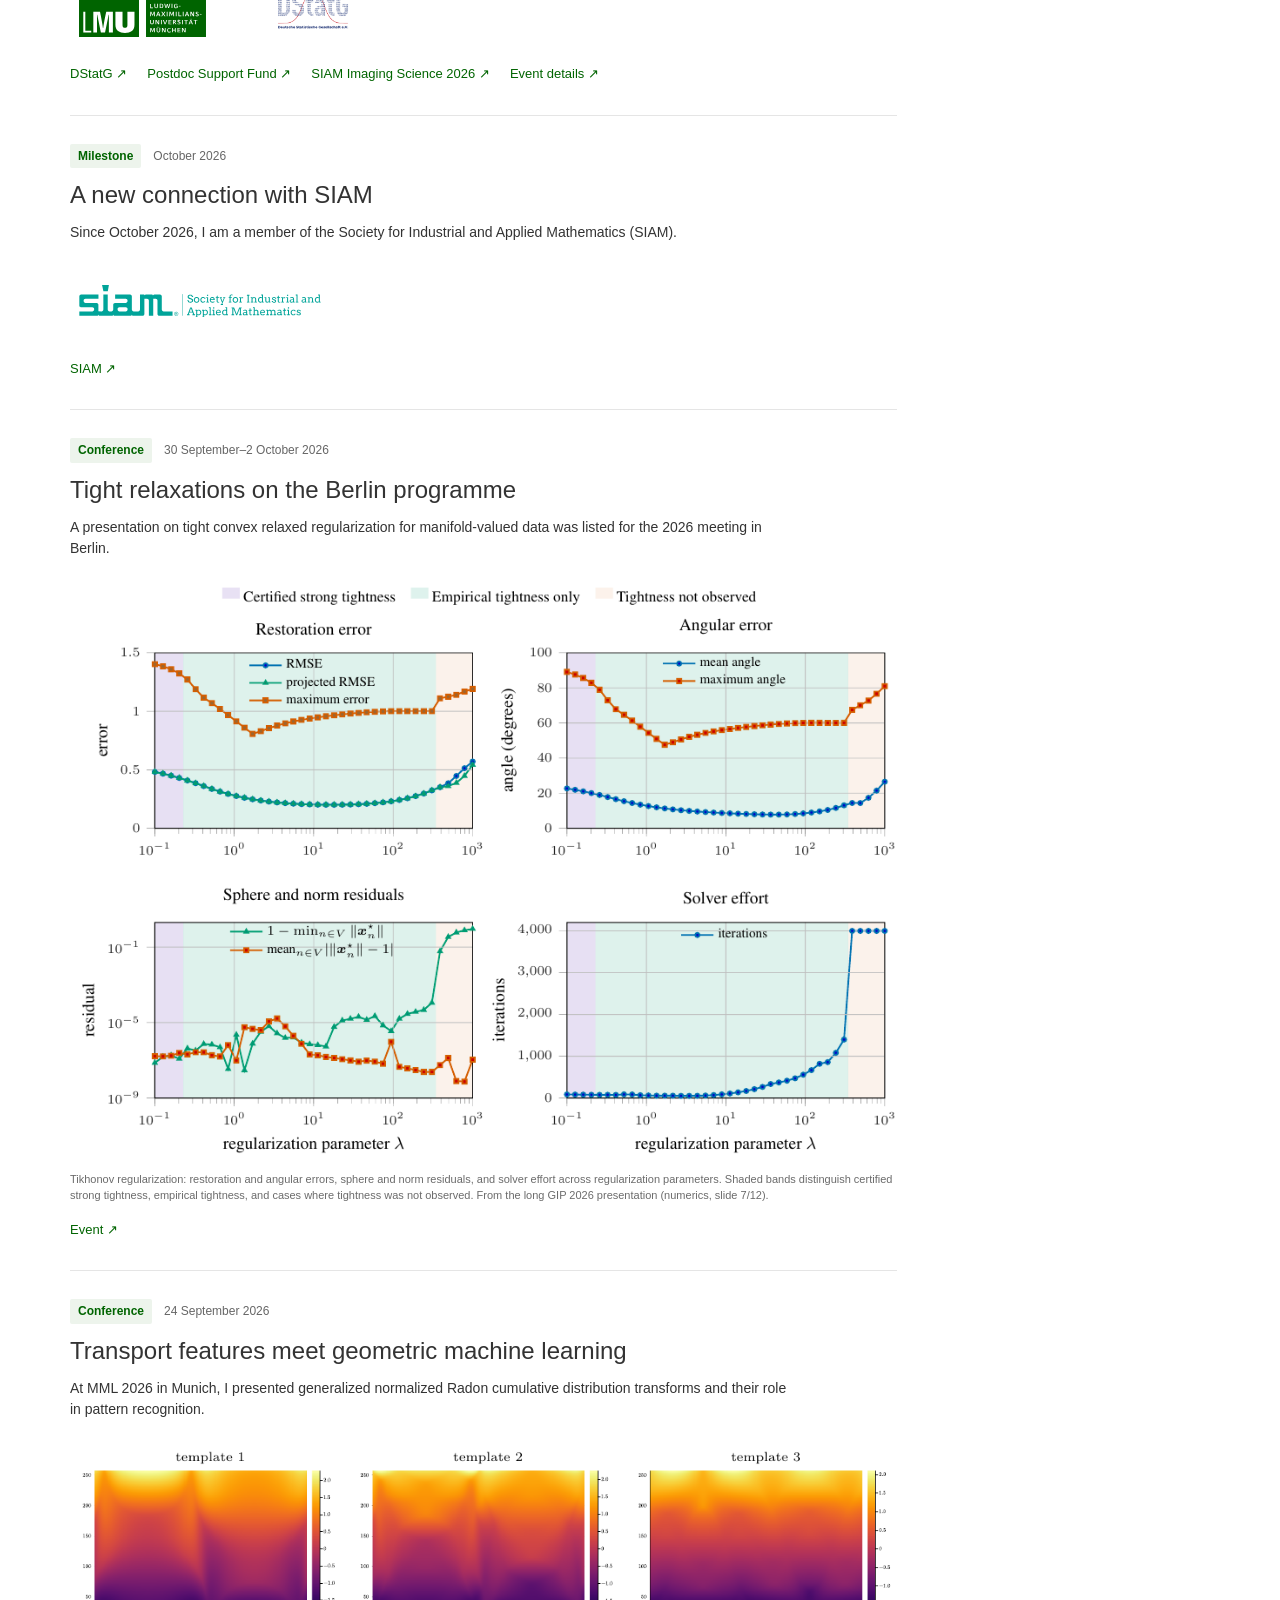
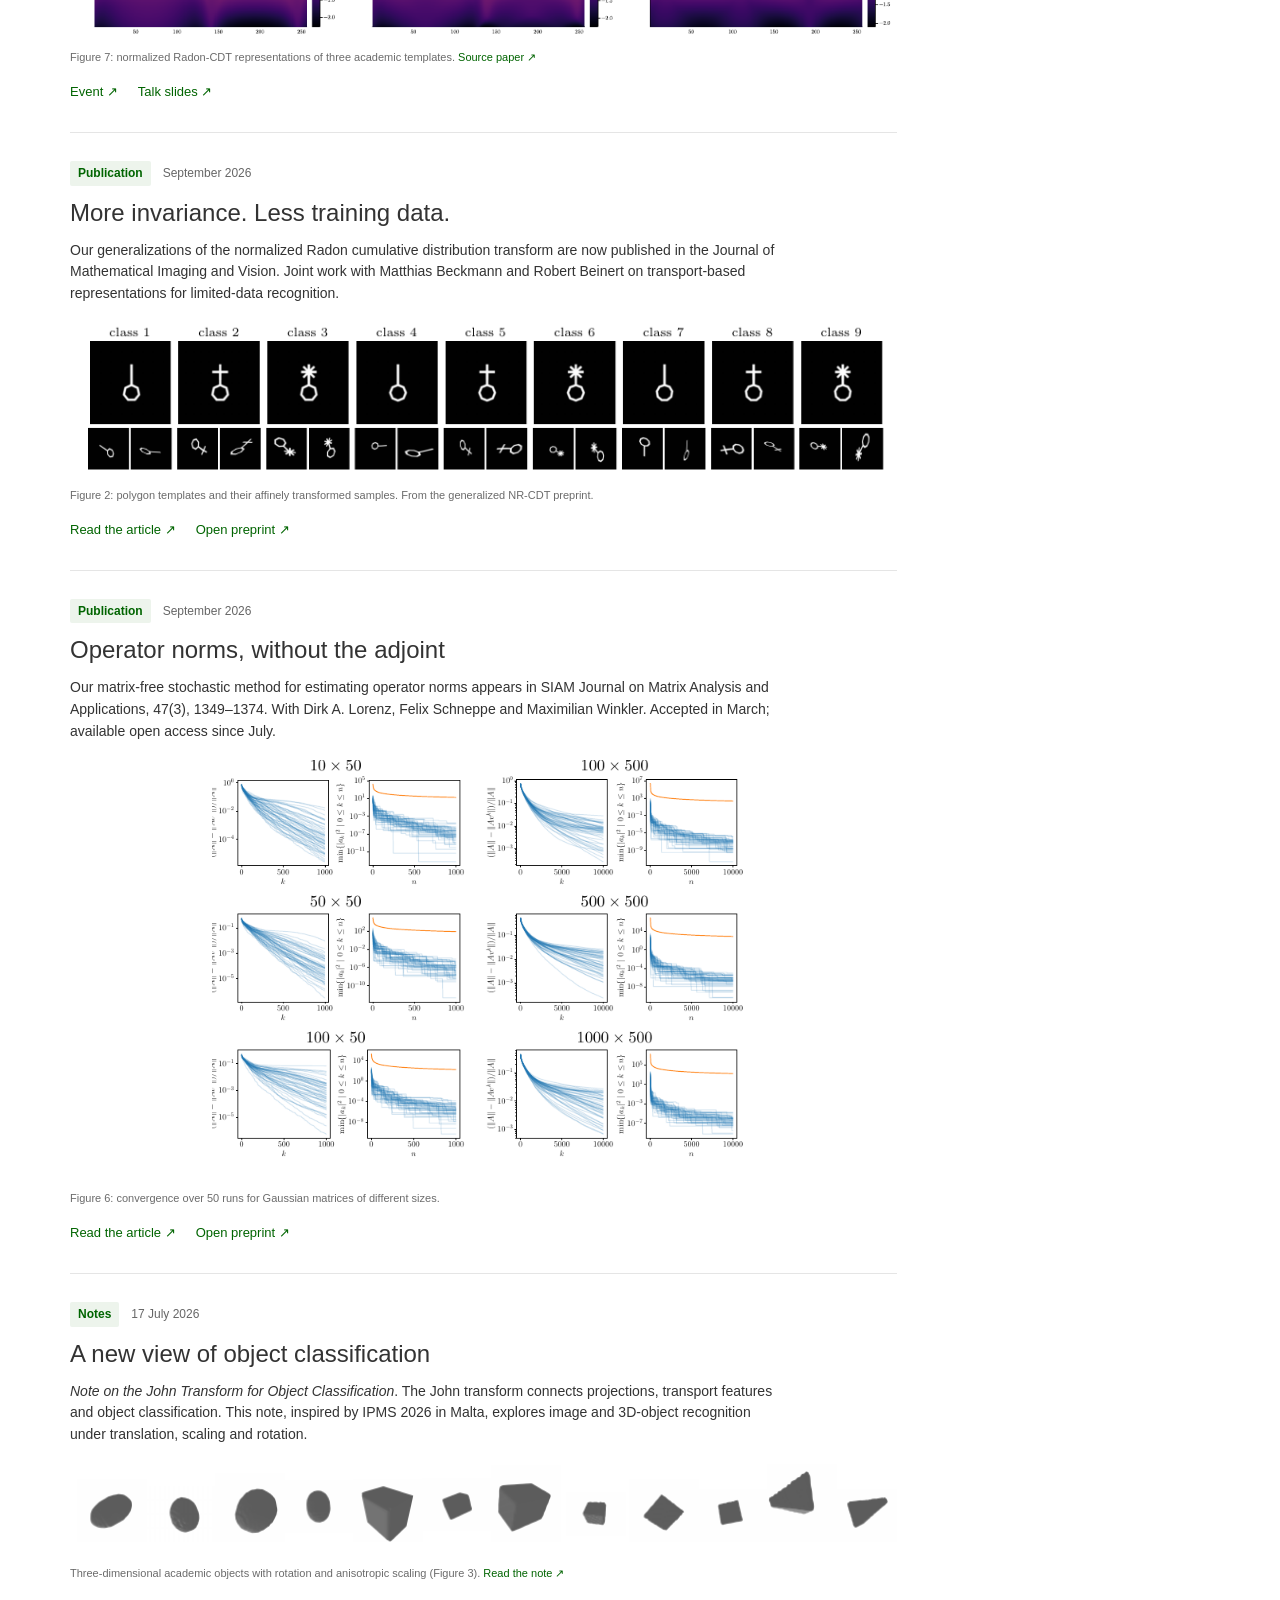
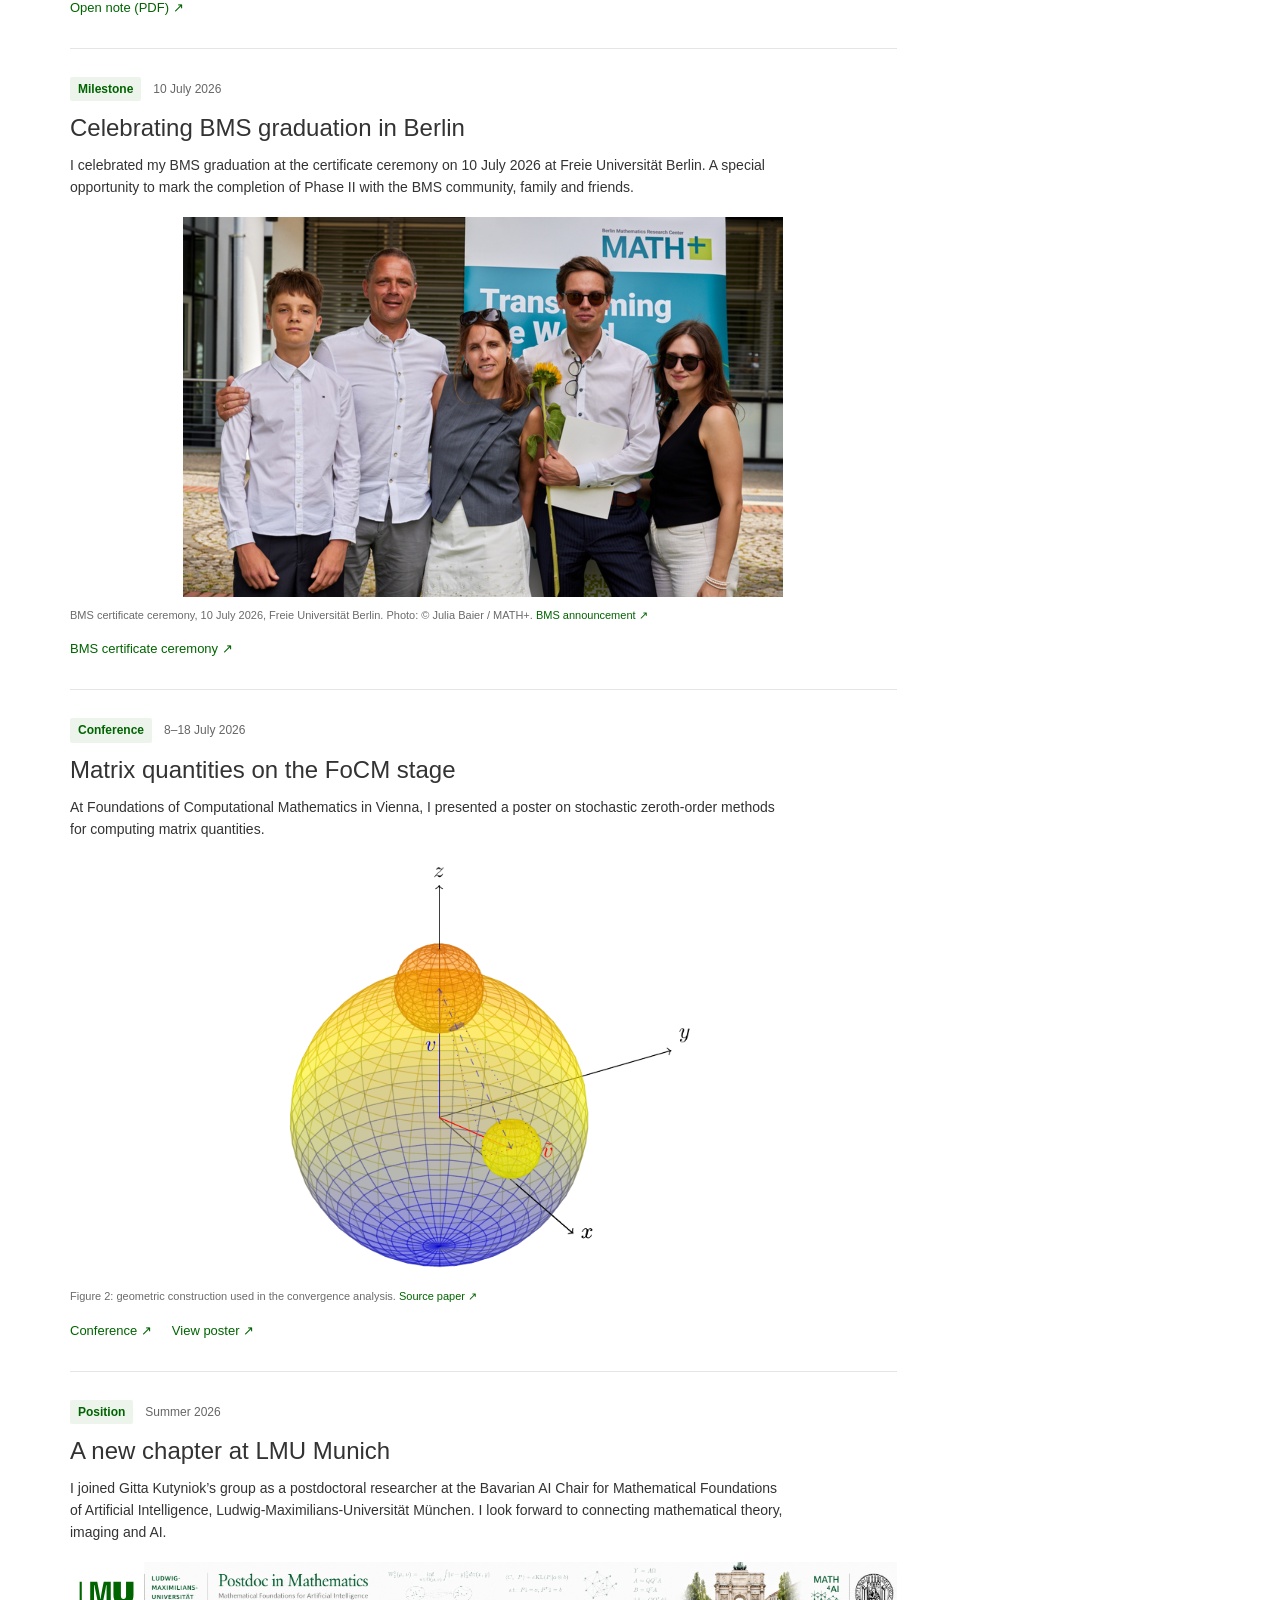
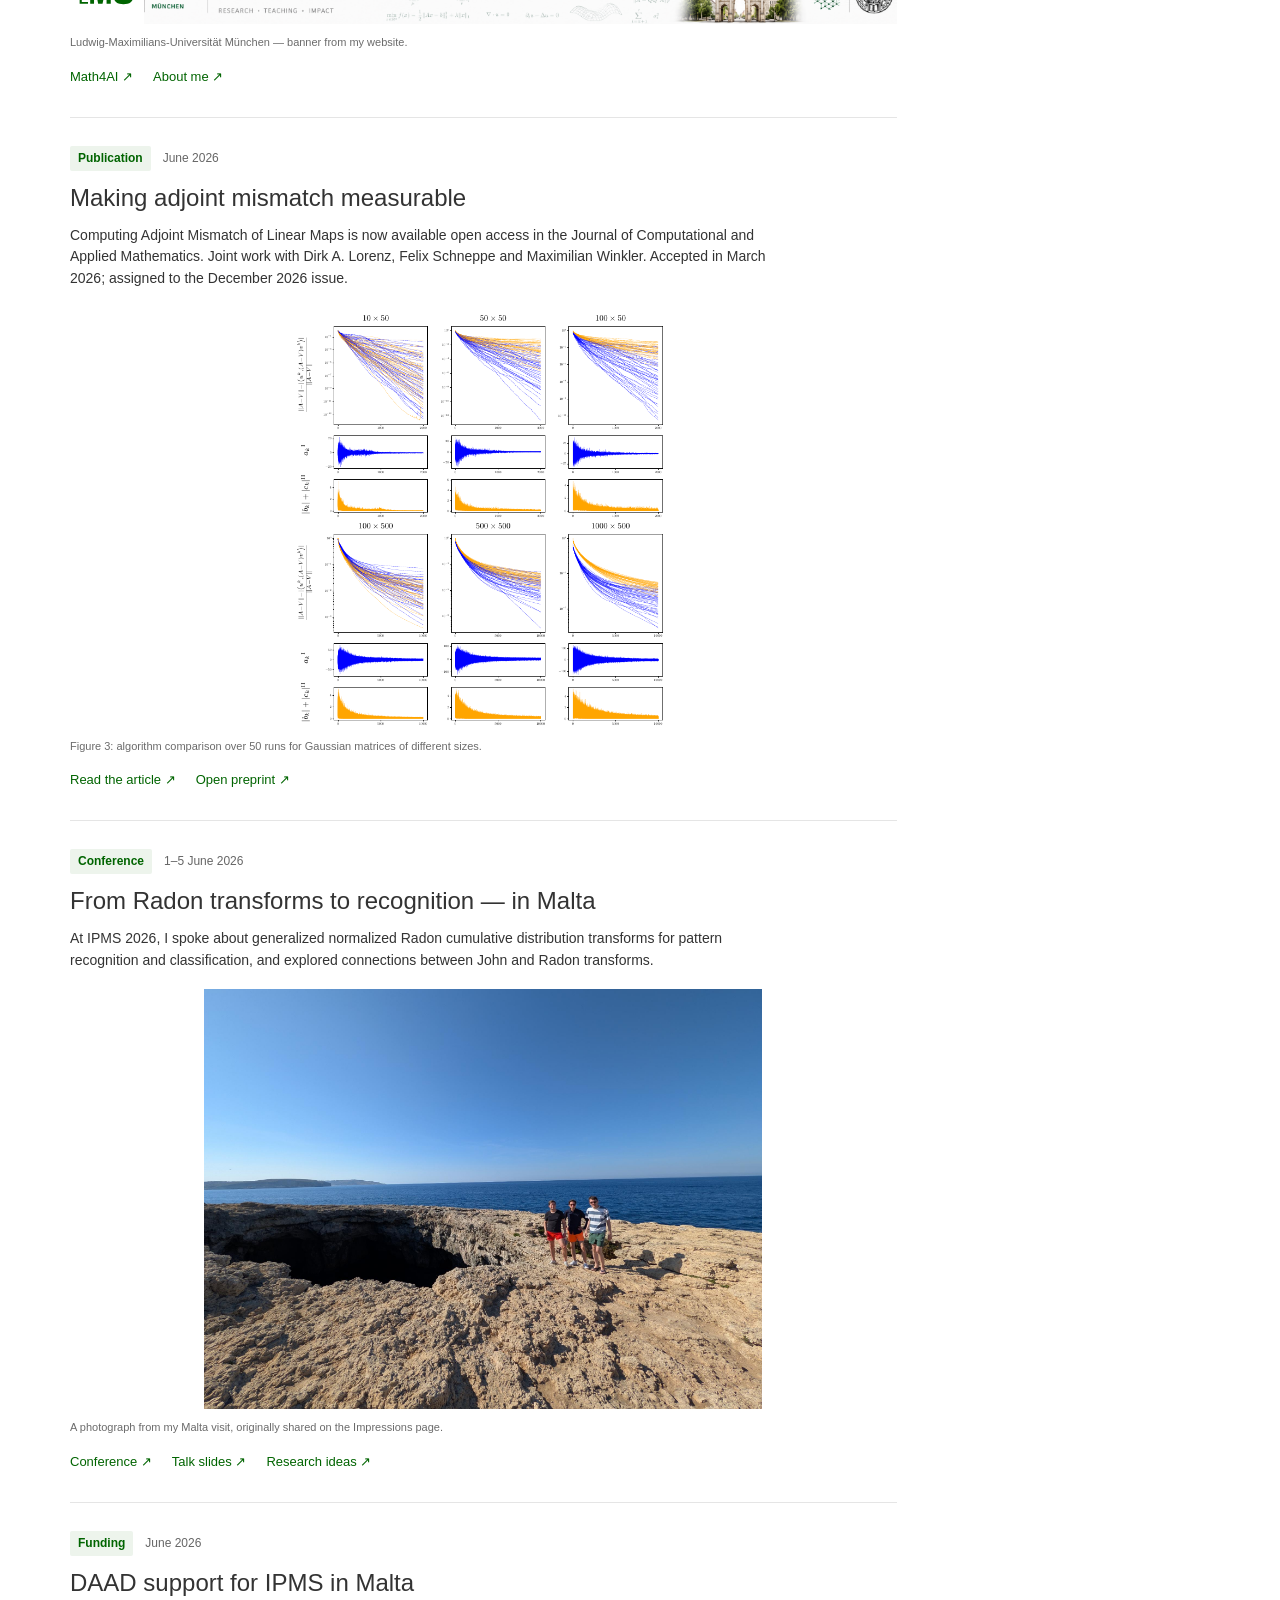
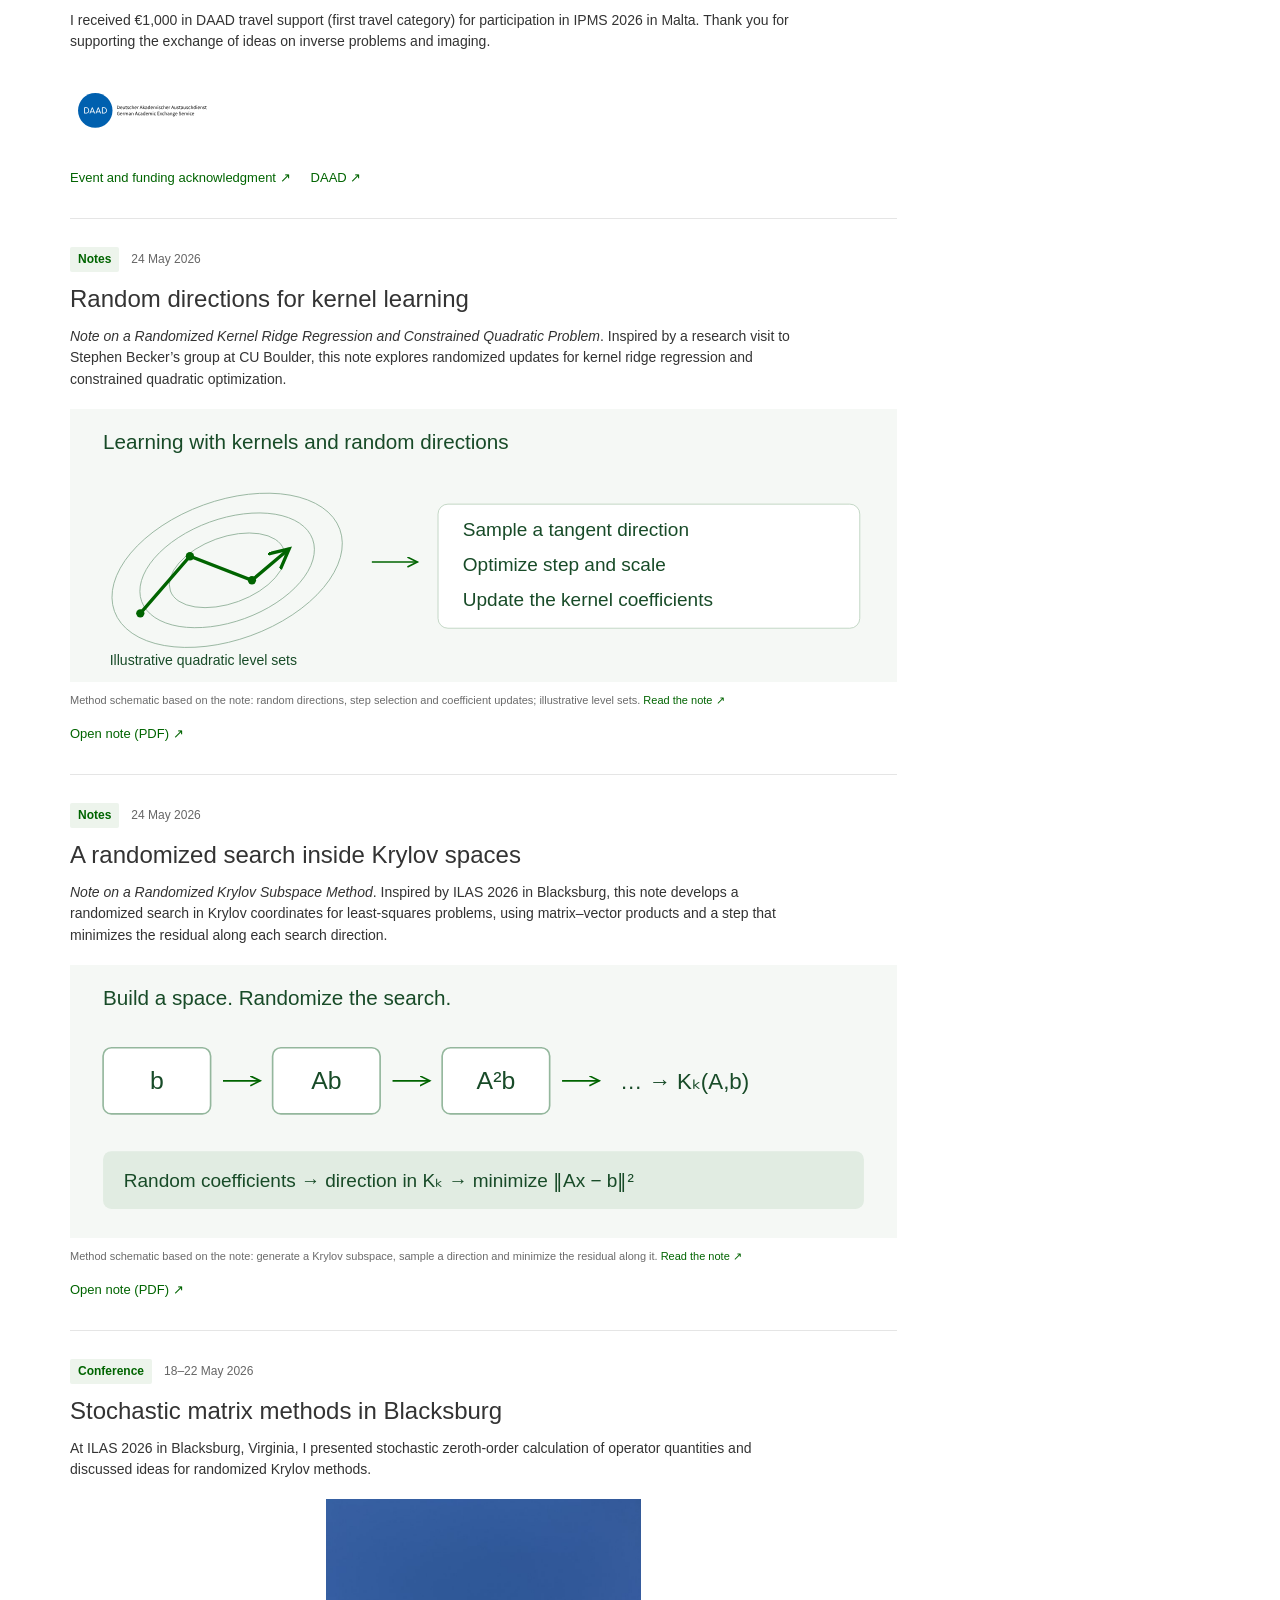
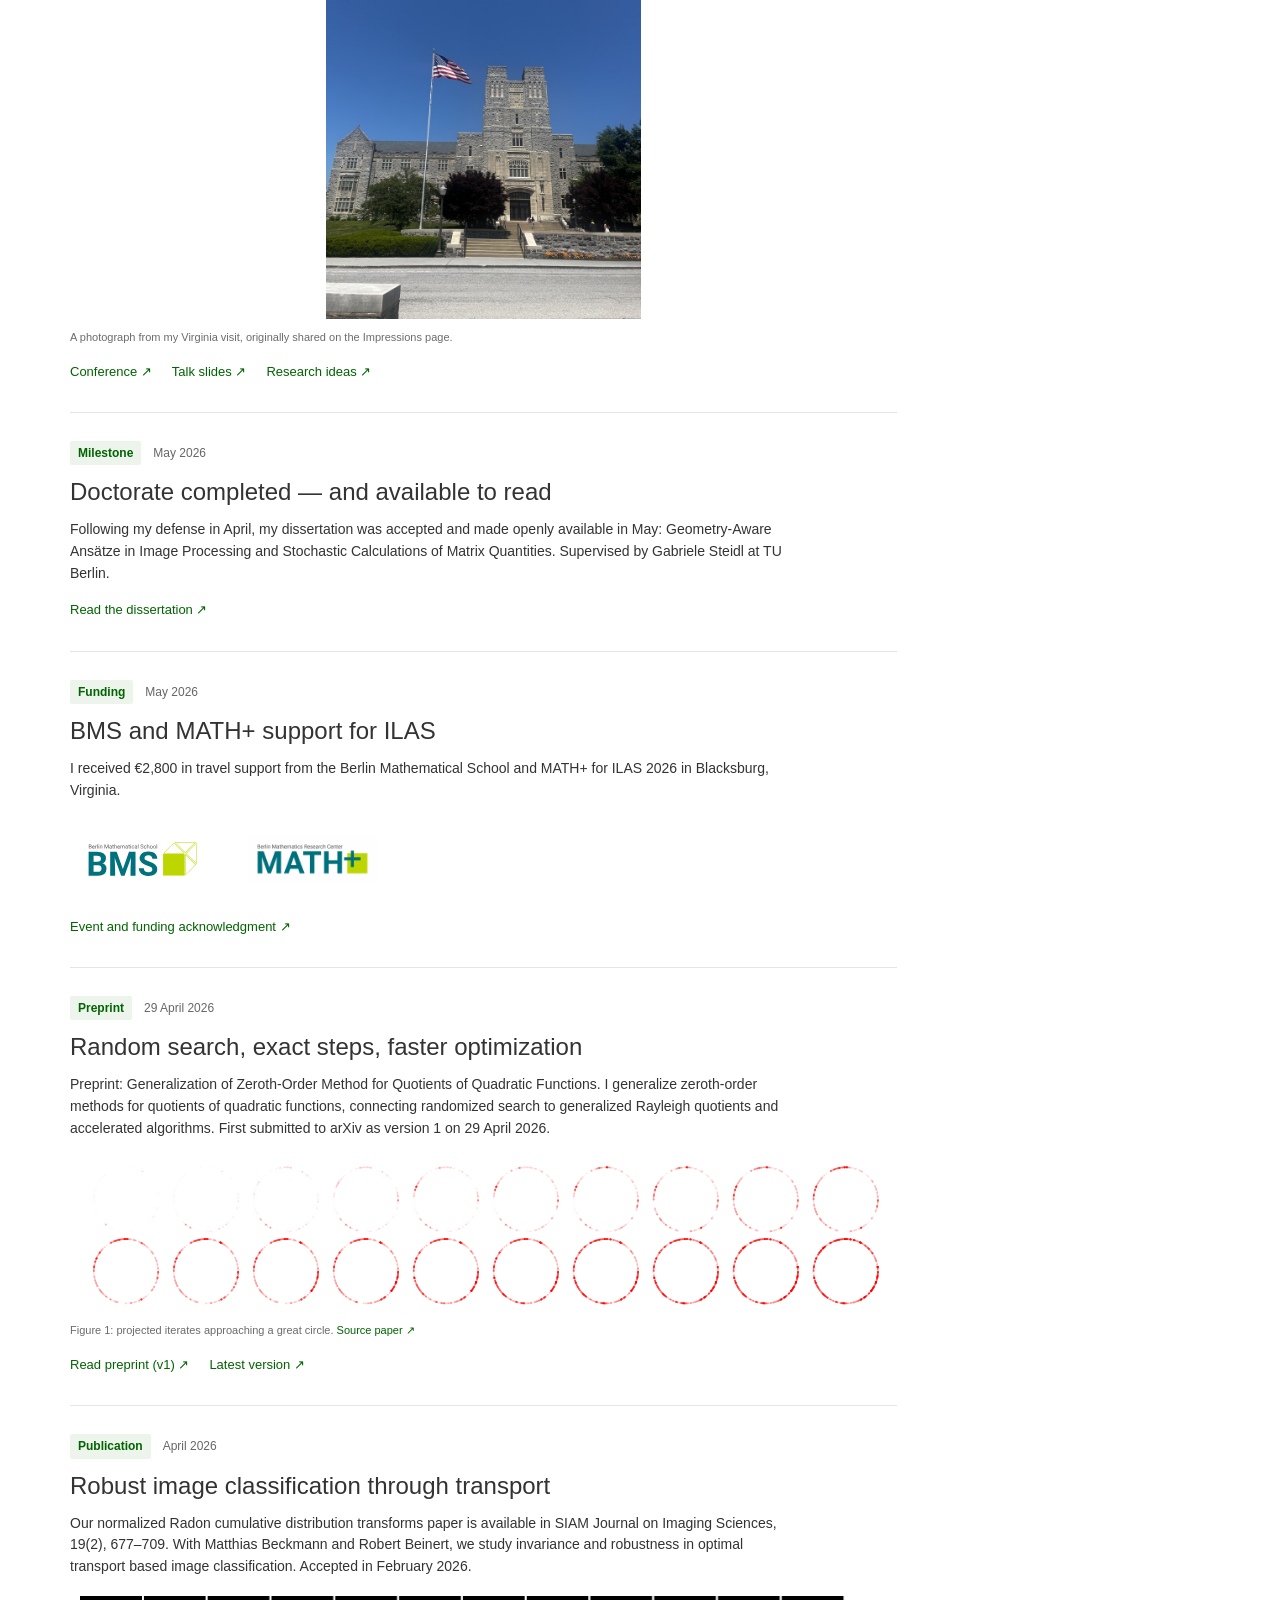
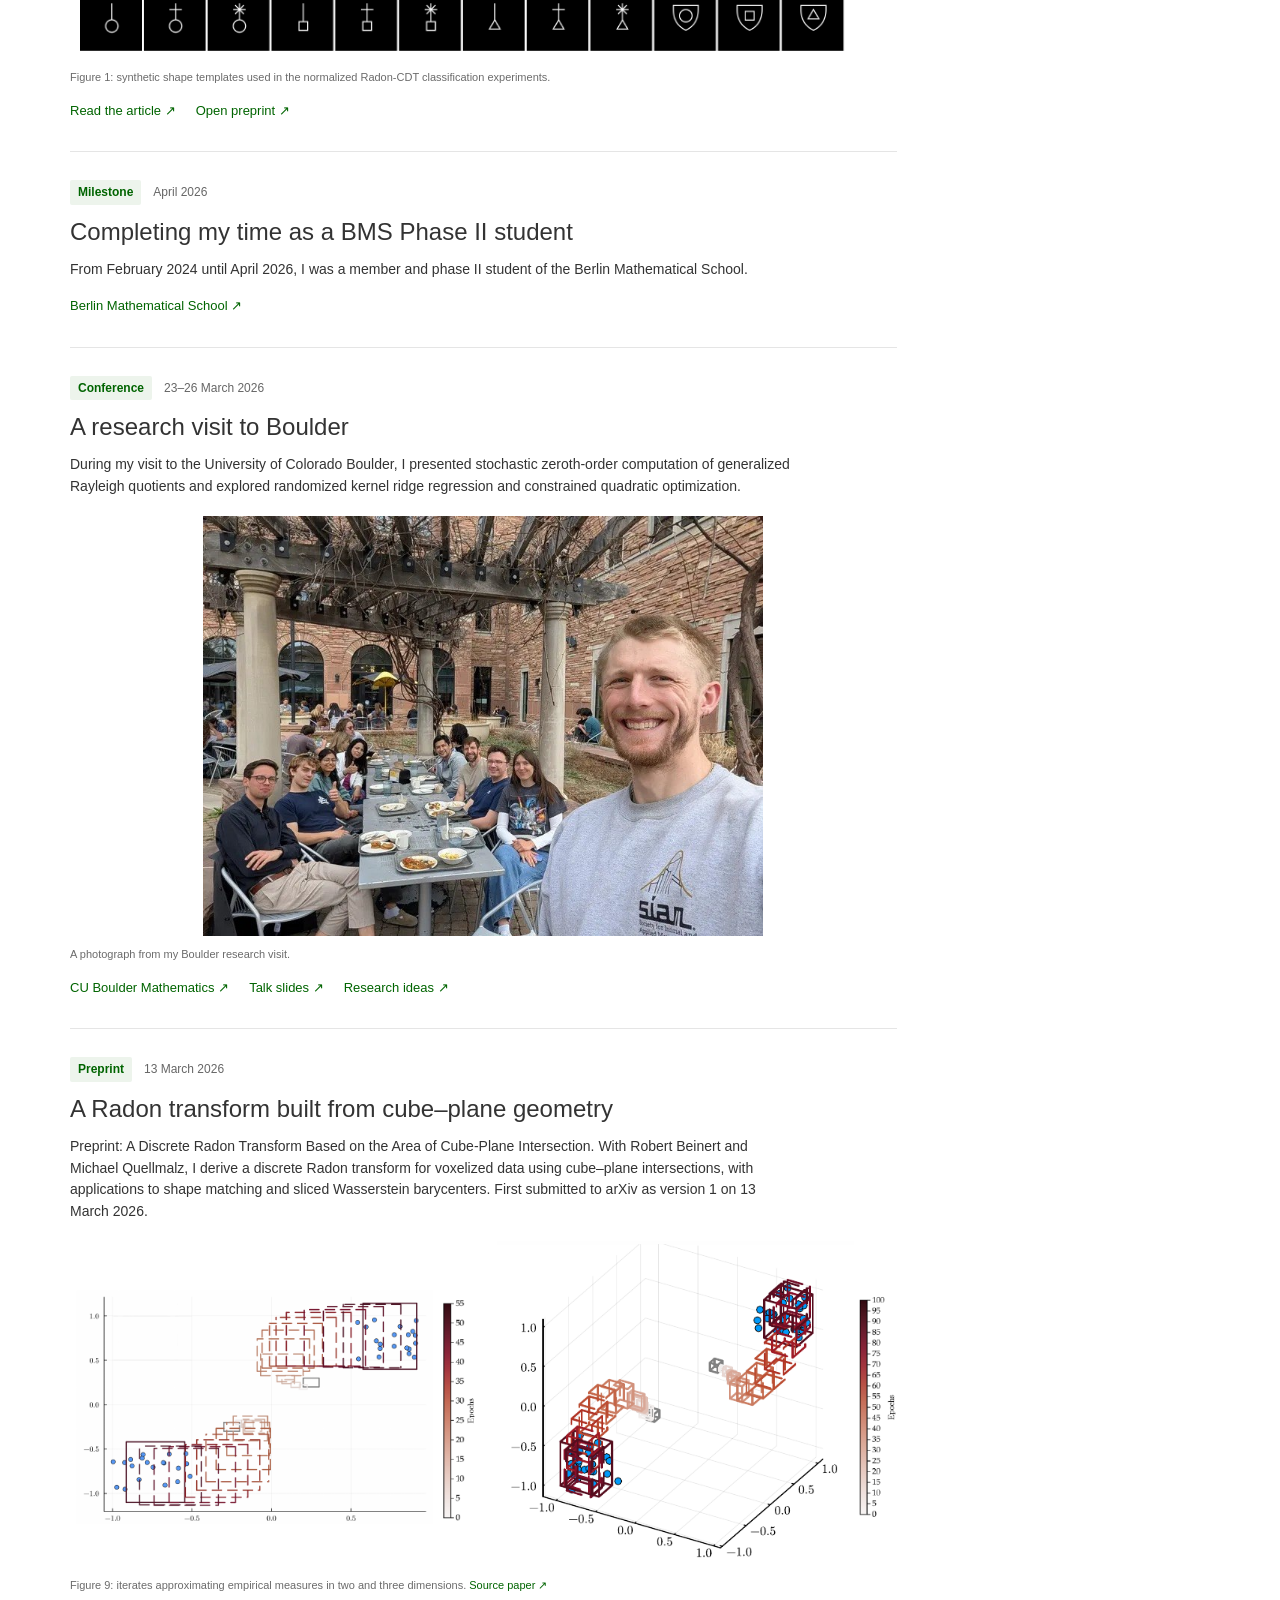
<file: news.html>
<!doctype html>
<html lang="en"><head><meta charset="utf-8"><meta name="viewport" content="width=device-width,initial-scale=1"><title>News | Dr. Jonas Bresch</title><meta name="description" content="Research news from Jonas Bresch: publications, preprints, conferences, travel funding and academic milestones in optimal transport, imaging and randomized numerical linear algebra."><link rel="canonical" href="https://jjewbresch.github.io/news.html"><script src="news.js" defer></script><link rel="stylesheet" href="https://fonts.googleapis.com/css?family=Oswald:700"><link rel="stylesheet" href="news.css"><link rel="stylesheet" href="site.css"></head><body><a class="skip" href="#main">Skip to content</a><header class="banner"><a href="index.html"><span class="brand-banner"><img class="banner-art" src="LMU_header.png" alt="Postdoc in Mathematics — Mathematical Foundations of Artificial Intelligence"><span class="official-lmu"><img src="assets/lmu-letters.svg?v=006400" alt="LMU in green on white"></span></span></a></header><nav class="navigation" aria-label="Main navigation"><div class="container nav-inner"><a href="index.html">Home</a><a aria-current="page" href="news.html">News</a><a href="publications.html">Publications</a><a href="events.html">Events</a><a href="map.html">Map</a><a href="teaching.html">Teaching</a><a href="docs/cv_academic.pdf">CV</a><a href="images.html">Impression</a></div></nav><div class="container layout"><main id="main" class="page-content "><div class="intro"><p class="eyebrow">RESEARCH · EXCHANGE · MILESTONES</p><h1>News</h1><p class="lead">New results, shared ideas, and the people and places behind the mathematics.</p><p class="intro-note">Updates on optimal transport, mathematical imaging and randomized numerical linear algebra.</p></div>
<section class="upcoming" aria-labelledby="upcoming-title"><h2 id="upcoming-title">Coming up</h2><ul><li><strong>3 December 2026, 14:00 · TUM</strong><br><em>Stochastic Rayleigh–Ritz Ascent: From the Operator Norm to Randomized Rank-r SVD</em>, in Prof. Dr. Massimo Fornasier’s group. <a href="events.html#fornasier-seminar-2026-12-03">Details and abstract</a></li><li><strong>8–12 March 2027 · Ulm</strong><br>Tight Tikhonov regularization for sphere-valued data at <a href="https://jahrestagung.gamm.org/joint-annual-meeting-2027/joint-annual-meeting/">GAMM 2027</a>.</li><li><strong>24–28 May 2027 · Long Beach</strong><br>Randomized singular value decomposition at <a href="https://www.siam.org/conferences-events/siam-conferences/la27/">SIAM Linear Algebra 2027</a>.</li><li><strong>6–10 June 2027 · Veldhoven</strong><br><a href="https://ssvm2027.github.io/">SSVM 2027</a> — Scale Space and Variational Methods in Computer Vision, the Netherlands. <a href="events.html#ssvm-2027">Details</a></li></ul></section>
<div class="filter-area" hidden><div class="filters" role="group" aria-label="Filter news"><button type="button" data-filter="All" aria-pressed="true">All</button><button type="button" data-filter="Publication" aria-pressed="false">Publication</button><button type="button" data-filter="Preprint" aria-pressed="false">Preprint</button><button type="button" data-filter="Notes" aria-pressed="false">Notes</button><button type="button" data-filter="Conference" aria-pressed="false">Conference</button><button type="button" data-filter="Funding" aria-pressed="false">Funding</button><button type="button" data-filter="Position" aria-pressed="false">Position</button><button type="button" data-filter="Milestone" aria-pressed="false">Milestone</button></div><p id="result-count" role="status" aria-live="polite"></p></div><section aria-label="News archive">
<article class="news-item" data-category="Conference" data-date="2026-11-24"><div class="meta"><span class="tag">Conference</span><span>24 November 2026 · Talk on 3 December</span></div><h2>From operator norms to randomized low-rank SVD — next at TUM</h2><p>On Thursday, 3 December 2026, at 14:00, I will speak in the group of Prof. Dr. Massimo Fornasier at TUM: <em>Stochastic Rayleigh–Ritz Ascent: From the Operator Norm to Randomized Rank-r SVD</em>.</p><p>This talk presents randomized Rayleigh–Ritz ascent for estimating operator norms and computing rank-r singular value decompositions using only forward evaluations, avoiding potentially costly or unavailable adjoints. We compare isotropic and anisotropic updates on the Stiefel manifold, discuss geometric conditions and random rotations that resolve degeneracies, and illustrate the recovery of leading singular values and singular images for a discrete Radon transform.</p><figure><img loading="lazy" decoding="async" src="assets/fornasier-seminar-2026-12-03.svg" width="1200" height="430" style="width:100%;height:auto;max-height:none" alt="Upcoming talk in Massimo Fornasier’s group at TUM, Thursday 3 December 2026, 14:00: Stochastic Rayleigh–Ritz Ascent, from operator norms to randomized rank-r SVD."></figure><div class="links"><a href="events.html#fornasier-seminar-2026-12-03">Event and abstract <span aria-hidden="true">↗</span></a><a href="https://mathcal.ma.tum.de/mc/showtalks?filter=0&amp;id=2799">Seminar calendar <span aria-hidden="true">↗</span></a><a href="https://arxiv.org/abs/2610.42071">Related preprint <span aria-hidden="true">↗</span></a></div></article>
<article class="news-item" data-category="Conference" data-date="2026-11-19"><div class="meta"><span class="tag">Conference</span><span>16–19 November 2026</span></div><h2>Transport, imaging and Utah — a week at SIAM IS 2026</h2><p>At SIAM Imaging Science 2026 in Salt Lake City, I presented my work on regularized optimal transport and organized the minisymposium “Optimal Transport in Imaging”. The week brought together discussions on transport and imaging, exchanges with colleagues, and a chance to explore Utah.</p><figure><a href="img/gallery/siam-is-2026-presentation.jpg" aria-label="Open conference presentation photograph"><img loading="lazy" decoding="async" src="img/gallery/siam-is-2026-presentation.jpg" width="1800" height="1350" style="width:100%;height:auto;max-height:none" alt="Jonas Bresch presenting regularized optimal transport at SIAM Imaging Science 2026."></a><figcaption>Presenting regularized optimal transport at SIAM Imaging Science 2026, Salt Lake City.</figcaption></figure><div class="links"><a href="images.html#siam-is-2026">Six conference and travel photographs <span aria-hidden="true">↗</span></a><a href="https://www.siam.org/conferences-events/siam-conferences/is26/">Conference <span aria-hidden="true">↗</span></a></div></article>
<article class="news-item" data-category="Conference" data-date="2026-11-10"><div class="meta"><span class="tag">Conference</span><span>10 November 2026 · Talk on 13 November</span></div><h2>Randomized eigensolvers at the LMU–TUM–KU seminar</h2><p>On Friday, 13 November 2026, I gave a presentation at the LMU–TUM–KU joint seminar, hosted at the Technical University of Munich (TUM). I presented our new preprint with Oleh Melnyk, <em>Stochastic Rayleigh-Ritz Ascent: Global Linear Convergence under a Spectral Gap</em>, which establishes explicit global linear convergence rates in expectation for an adjoint-free random-plane algorithm under a spectral gap.</p><figure><img loading="lazy" decoding="async" src="assets/lmu-tum-ku-seminar-2026-11-13.svg" width="1200" height="360" style="display:block;width:100%;height:auto;max-height:none" alt="LMU–TUM–KU joint seminar at TUM on Friday, 13 November 2026: Stochastic Rayleigh-Ritz Ascent, presented by Jonas Bresch."></figure><div class="links"><a href="events.html#joint-seminar-2026-11-13">Event details <span aria-hidden="true">↗</span></a><a href="https://arxiv.org/abs/2610.42071v1">Read preprint (v1) <span aria-hidden="true">↗</span></a><a href="https://arxiv.org/pdf/2610.42071v1">Preprint (PDF) <span aria-hidden="true">↗</span></a></div></article>
<article class="news-item" data-category="Preprint" data-paper="2610.42071" data-date="2026-10-30"><div class="meta"><span class="tag">Preprint</span><span>30 October 2026</span></div><h2>Random planes, global linear convergence</h2><p>New preprint with Oleh Melnyk: <em>Stochastic Rayleigh-Ritz Ascent: Global Linear Convergence under a Spectral Gap</em>. We establish explicit spectral-gap-dependent global linear convergence rates in expectation for an adjoint-free random-plane algorithm for finding the top eigenvector. The analysis gives quantitative guarantees for the convergence observed in numerical experiments.</p><figure><a href="assets/rayleigh-ritz-figure3-column2.png" aria-label="Open full-size Figure 3, second column"><img loading="lazy" decoding="async" src="assets/rayleigh-ritz-figure3-column2.png?v=20261102-horizontal" width="3240" height="1480" style="display:block;width:100%;max-height:none;height:auto" alt="Figure 3, second column: mean spectral error and entrance-time survival for dimension 20 and spectral gap 0.1, with empirical curves and theoretical bounds."></a><figcaption>Figure 3, second column (d = 20, δ = 0.1): mean spectral error (left) and entrance-time survival (right). Curves are extracted unchanged; labels and selected legend entries are arranged for this crop. In the right plot, the red line marks the 95% upper limit and the grey curves show entrance bounds. <a href="https://arxiv.org/abs/2610.42071v1">Source preprint ↗</a></figcaption></figure><div class="links"><a href="https://arxiv.org/abs/2610.42071v1">Read preprint (v1) <span aria-hidden="true">↗</span></a><a href="https://arxiv.org/abs/2610.42071">Latest version <span aria-hidden="true">↗</span></a></div></article>
<article class="news-item" data-category="Publication" data-paper="2507.13094" data-date="2026-10-25"><div class="meta"><span class="tag">Publication</span><span>25 October 2026</span></div><h2>Learning geometry without labels — now published</h2><p>Unsupervised Ground Metric Learning is published in Constructive Approximation. Joint work with Janis Auffenberg, Oleh Melnyk and Gabriele Steidl on learning distances between samples and features, with algorithms and convergence guarantees for unsupervised metric learning.</p><figure><a href="assets/metric-anisotropic-distances.png" aria-label="Open full-size illustration"><img loading="lazy" decoding="async" src="assets/metric-anisotropic-distances.png" width="846" height="753" style="max-height:none;width:100%;height:auto" alt="Learned feature and sample distance matrices for the anisotropic example, with normalized and non-normalized RBF-MEV and GMEV methods."></a><figcaption>Learned feature and sample distances for the anisotropic example, with enlarged details. Normalized and non-normalized RBF-MEV/GMEV methods (Figure 6, detail). <a href="https://doi.org/10.1007/s00365-026-09788-x">Source article ↗</a></figcaption></figure><div class="links"><a href="https://doi.org/10.1007/s00365-026-09788-x">Read the article <span aria-hidden="true">↗</span></a><a href="https://arxiv.org/abs/2507.13094">Open preprint <span aria-hidden="true">↗</span></a><a href="https://github.com/JJEWBresch/unsupervised_ground_metric_learning">Code <span aria-hidden="true">↗</span></a></div></article>
<article class="news-item" data-category="Funding" data-date="2026-10-16"><div class="meta"><span class="tag">Funding</span><span>16 October 2026</span></div><h2>Postdoc Support Fund backs my SIAM Imaging Science trip</h2><p>I received more than €3,000 in travel funding within the German Statistical Society (DStatG), through the Postdoc Support Fund of LMU’s Faculty of Mathematics, Informatics and Statistics for SIAM Imaging Science 2026 in Salt Lake City, USA, on 16–19 November. At the conference, I am organizing the minisymposium “Optimal Transport in Imaging”. Thank you for supporting this opportunity to exchange ideas with the imaging community.</p><div class="logos" aria-label="Funding organizations"><a class="logo lmu" href="https://www.mathematik-informatik-statistik.uni-muenchen.de/postdoc-support-fond/index.html"><img loading="lazy" src="assets/lmu-official.svg" alt="Ludwig-Maximilians-Universität München"></a><a class="logo dstatg" href="https://dstatg.de/"><img loading="lazy" src="assets/dstatg.png" width="155" height="101" alt="Deutsche Statistische Gesellschaft (DStatG)"></a></div><div class="links"><a href="https://dstatg.de/">DStatG <span aria-hidden="true">↗</span></a><a href="https://www.mathematik-informatik-statistik.uni-muenchen.de/postdoc-support-fond/index.html">Postdoc Support Fund <span aria-hidden="true">↗</span></a><a href="https://www.siam.org/conferences-events/siam-conferences/is26/">SIAM Imaging Science 2026 <span aria-hidden="true">↗</span></a><a href="events.html">Event details <span aria-hidden="true">↗</span></a></div></article>
<article class="news-item" data-category="Milestone" data-date="2026-10-01"><div class="meta"><span class="tag">Milestone</span><span>October 2026</span></div><h2>A new connection with SIAM</h2><p>Since October 2026, I am a member of the Society for Industrial and Applied Mathematics (SIAM).</p><div class="logos" aria-label="Membership organization"><a class="logo siam" href="https://www.siam.org/" style="width:260px"><img loading="lazy" src="assets/siam.svg" alt="Society for Industrial and Applied Mathematics (SIAM)" style="width:244px;height:auto"></a></div><div class="links"><a href="https://www.siam.org/">SIAM <span aria-hidden="true">↗</span></a></div></article>
<article class="news-item" data-category="Conference" data-date="2026-09-30"><div class="meta"><span class="tag">Conference</span><span>30 September–2 October 2026</span></div><h2>Tight relaxations on the Berlin programme</h2><p>A presentation on tight convex relaxed regularization for manifold-valued data was listed for the 2026 meeting in Berlin.</p><figure><a href="assets/gip-2026-tightness-numerics.png" aria-label="Open full-size illustration"><img loading="lazy" decoding="async" src="assets/gip-2026-tightness-numerics.png" width="950" height="670" style="width:100%;height:auto;max-height:none" alt="Tikhonov restoration, angular error, sphere residuals and solver effort with tightness bands from the GIP 2026 talk."></a><figcaption>Tikhonov regularization: restoration and angular errors, sphere and norm residuals, and solver effort across regularization parameters. Shaded bands distinguish certified strong tightness, empirical tightness, and cases where tightness was not observed. From the long GIP 2026 presentation (numerics, slide 7/12).</figcaption></figure><div class="links"><a href="https://www.ptb.de/7th-annual-gip-meeting/startseite">Event <span aria-hidden="true">↗</span></a></div></article>
<article class="news-item" data-category="Conference" data-date="2026-09-24"><div class="meta"><span class="tag">Conference</span><span>24 September 2026</span></div><h2>Transport features meet geometric machine learning</h2><p>At MML 2026 in Munich, I presented generalized normalized Radon cumulative distribution transforms and their role in pattern recognition.</p><figure><a href="assets/generalized-nrcdt-features.png" aria-label="Open full-size illustration"><img loading="lazy" decoding="async" src="assets/generalized-nrcdt-features.png" alt="Figure 7: normalized Radon-CDT representations of three academic templates."></a><figcaption>Figure 7: normalized Radon-CDT representations of three academic templates. <a href="https://arxiv.org/abs/2512.08099">Source paper ↗</a></figcaption></figure><div class="links"><a href="https://munichgeoml.github.io">Event <span aria-hidden="true">↗</span></a><a href="docs/talk_nrcdt_short.pdf">Talk slides <span aria-hidden="true">↗</span></a></div></article>
<article class="news-item" data-category="Publication" data-paper="2512.08099" data-date="2026-09-01"><div class="meta"><span class="tag">Publication</span><span>September 2026</span></div><h2>More invariance. Less training data.</h2><p>Our generalizations of the normalized Radon cumulative distribution transform are now published in the Journal of Mathematical Imaging and Vision. Joint work with Matthias Beckmann and Robert Beinert on transport-based representations for limited-data recognition.</p><figure><a href="assets/nrcdt-generalizations.png" aria-label="Open full-size illustration"><img loading="lazy" decoding="async" src="assets/nrcdt-generalizations.png" alt="Figure 2: polygon templates and their affinely transformed samples. From the generalized NR-CDT preprint."></a><figcaption>Figure 2: polygon templates and their affinely transformed samples. From the generalized NR-CDT preprint.</figcaption></figure><div class="links"><a href="https://doi.org/10.1007/s10851-026-01327-4">Read the article <span aria-hidden="true">↗</span></a><a href="https://arxiv.org/abs/2512.08099">Open preprint <span aria-hidden="true">↗</span></a></div></article>
<article class="news-item" data-category="Publication" data-paper="2410.08297" data-date="2026-09-01"><div class="meta"><span class="tag">Publication</span><span>September 2026</span></div><h2>Operator norms, without the adjoint</h2><p>Our matrix-free stochastic method for estimating operator norms appears in SIAM Journal on Matrix Analysis and Applications, 47(3), 1349–1374. With Dirk A. Lorenz, Felix Schneppe and Maximilian Winkler. Accepted in March; available open access since July.</p><figure><a href="assets/operator-norm.png" aria-label="Open full-size illustration"><img loading="lazy" decoding="async" src="assets/operator-norm.png" alt="Figure 6: convergence over 50 runs for Gaussian matrices of different sizes."></a><figcaption>Figure 6: convergence over 50 runs for Gaussian matrices of different sizes.</figcaption></figure><div class="links"><a href="https://doi.org/10.1137/25M1772277">Read the article <span aria-hidden="true">↗</span></a><a href="https://arxiv.org/abs/2410.08297">Open preprint <span aria-hidden="true">↗</span></a></div></article>
<article class="news-item" data-category="Notes" data-date="2026-07-17"><div class="meta"><span class="tag">Notes</span><span>17 July 2026</span></div><h2>A new view of object classification</h2><p><em>Note on the John Transform for Object Classification</em>. The John transform connects projections, transport features and object classification. This note, inspired by IPMS 2026 in Malta, explores image and 3D-object recognition under translation, scaling and rotation.</p><figure><a href="assets/note-john-3d-objects.png" aria-label="Open full-size illustration"><img loading="lazy" decoding="async" src="assets/note-john-3d-objects.png" style="width:100%;height:auto;max-height:none" alt="Three-dimensional academic objects with rotation and anisotropic scaling (Figure 3)."></a><figcaption>Three-dimensional academic objects with rotation and anisotropic scaling (Figure 3). <a href="docs/idea_IPMS2026.pdf">Read the note ↗</a></figcaption></figure><div class="links"><a href="docs/idea_IPMS2026.pdf">Open note (PDF) <span aria-hidden="true">↗</span></a></div></article>
<article class="news-item" data-category="Milestone" data-date="2026-07-10"><div class="meta"><span class="tag">Milestone</span><span>10 July 2026</span></div><h2>Celebrating BMS graduation in Berlin</h2><p>I celebrated my BMS graduation at the certificate ceremony on 10 July 2026 at Freie Universität Berlin. A special opportunity to mark the completion of Phase II with the BMS community, family and friends.</p><figure><a href="assets/bms-certificate-ceremony-2026.png" aria-label="Open full-size ceremony photograph"><img loading="lazy" decoding="async" src="assets/bms-certificate-ceremony-2026.png" width="600" height="380" alt="Jonas Bresch with family and guests at the BMS certificate ceremony, holding a certificate and sunflower."></a><figcaption>BMS certificate ceremony, 10 July 2026, Freie Universität Berlin. Photo: © Julia Baier / MATH+. <a href="https://www.math-berlin.de/media-press/news/bms-certificate-ceremony-2026">BMS announcement ↗</a></figcaption></figure><div class="links"><a href="https://www.math-berlin.de/media-press/news/bms-certificate-ceremony-2026">BMS certificate ceremony <span aria-hidden="true">↗</span></a></div></article>
<article class="news-item" data-category="Conference" data-date="2026-07-08"><div class="meta"><span class="tag">Conference</span><span>8–18 July 2026</span></div><h2>Matrix quantities on the FoCM stage</h2><p>At Foundations of Computational Mathematics in Vienna, I presented a poster on stochastic zeroth-order methods for computing matrix quantities.</p><figure><a href="assets/zeroth-order-geometry.png" aria-label="Open full-size illustration"><img loading="lazy" decoding="async" src="assets/zeroth-order-geometry.png" alt="Figure 2: geometric construction used in the convergence analysis."></a><figcaption>Figure 2: geometric construction used in the convergence analysis. <a href="https://arxiv.org/abs/2604.26913">Source paper ↗</a></figcaption></figure><div class="links"><a href="https://focm2026.univie.ac.at/?page_id=1450">Conference <span aria-hidden="true">↗</span></a><a href="docs/Poster_FoCM2026.pdf">View poster <span aria-hidden="true">↗</span></a></div></article>
<article class="news-item" data-category="Position" data-date="2026-06-01"><div class="meta"><span class="tag">Position</span><span>Summer 2026</span></div><h2>A new chapter at LMU Munich</h2><p>I joined Gitta Kutyniok’s group as a postdoctoral researcher at the Bavarian AI Chair for Mathematical Foundations of Artificial Intelligence, Ludwig-Maximilians-Universität München. I look forward to connecting mathematical theory, imaging and AI.</p><figure><a href="assets/lmu-letters.svg?v=006400" aria-label="Open LMU lettering"><span class="brand-banner"><img class="banner-art" loading="lazy" src="assets/lmu-header.png" alt="Postdoc in Mathematics — Mathematical Foundations of Artificial Intelligence"><span class="official-lmu"><img loading="lazy" src="assets/lmu-letters.svg?v=006400" alt="LMU in webpage dark green"></span></span></a><figcaption>Ludwig-Maximilians-Universität München — banner from my website.</figcaption></figure><div class="links"><a href="https://www.math.lmu.de/math4ai/en/">Math4AI <span aria-hidden="true">↗</span></a><a href="https://jjewbresch.github.io/index.html">About me <span aria-hidden="true">↗</span></a></div></article>
<article class="news-item" data-category="Publication" data-paper="2503.21361" data-date="2026-06-01"><div class="meta"><span class="tag">Publication</span><span>June 2026</span></div><h2>Making adjoint mismatch measurable</h2><p>Computing Adjoint Mismatch of Linear Maps is now available open access in the Journal of Computational and Applied Mathematics. Joint work with Dirk A. Lorenz, Felix Schneppe and Maximilian Winkler. Accepted in March 2026; assigned to the December 2026 issue.</p><figure><a href="assets/adjoint-mismatch.png" aria-label="Open full-size illustration"><img loading="lazy" decoding="async" src="assets/adjoint-mismatch.png" alt="Figure 3: algorithm comparison over 50 runs for Gaussian matrices of different sizes."></a><figcaption>Figure 3: algorithm comparison over 50 runs for Gaussian matrices of different sizes.</figcaption></figure><div class="links"><a href="https://doi.org/10.1016/j.cam.2026.117853">Read the article <span aria-hidden="true">↗</span></a><a href="https://arxiv.org/abs/2503.21361">Open preprint <span aria-hidden="true">↗</span></a></div></article>
<article class="news-item" data-category="Conference" data-date="2026-06-01"><div class="meta"><span class="tag">Conference</span><span>1–5 June 2026</span></div><h2>From Radon transforms to recognition — in Malta</h2><p>At IPMS 2026, I spoke about generalized normalized Radon cumulative distribution transforms for pattern recognition and classification, and explored connections between John and Radon transforms.</p><figure><a href="assets/malta.JPG" aria-label="Open full-size illustration"><img loading="lazy" decoding="async" src="assets/malta.JPG" alt="A photograph from my Malta visit, originally shared on the Impressions page."></a><figcaption>A photograph from my Malta visit, originally shared on the Impressions page.</figcaption></figure><div class="links"><a href="https://www.ipms-conference.org/ipms2026/index.php/m20">Conference <span aria-hidden="true">↗</span></a><a href="docs/Talk_IPMS_2026.pdf">Talk slides <span aria-hidden="true">↗</span></a><a href="docs/idea_IPMS2026.pdf">Research ideas <span aria-hidden="true">↗</span></a></div></article>
<article class="news-item" data-category="Funding" data-date="2026-06-01"><div class="meta"><span class="tag">Funding</span><span>June 2026</span></div><h2>DAAD support for IPMS in Malta</h2><p>I received €1,000 in DAAD travel support (first travel category) for participation in IPMS 2026 in Malta. Thank you for supporting the exchange of ideas on inverse problems and imaging.</p><div class="logos" aria-label="Funding organizations"><a class="logo daad" href="https://www.daad.de/en/"><img loading="lazy" src="assets/daad.svg" alt="DAAD"></a></div><div class="links"><a href="https://jjewbresch.github.io/events.html">Event and funding acknowledgment <span aria-hidden="true">↗</span></a><a href="https://www.daad.de/en/">DAAD <span aria-hidden="true">↗</span></a></div></article>
<article class="news-item" data-category="Notes" data-date="2026-05-24"><div class="meta"><span class="tag">Notes</span><span>24 May 2026</span></div><h2>Random directions for kernel learning</h2><p><em>Note on a Randomized Kernel Ridge Regression and Constrained Quadratic Problem</em>. Inspired by a research visit to Stephen Becker’s group at CU Boulder, this note explores randomized updates for kernel ridge regression and constrained quadratic optimization.</p><figure><a href="assets/note-kernel-random-directions.svg" aria-label="Open full-size illustration"><img loading="lazy" decoding="async" src="assets/note-kernel-random-directions.svg" style="width:100%;height:auto;max-height:none" alt="Method schematic based on the note: random directions, step selection and coefficient updates; illustrative level sets."></a><figcaption>Method schematic based on the note: random directions, step selection and coefficient updates; illustrative level sets. <a href="docs/idea_Boulder.pdf">Read the note ↗</a></figcaption></figure><div class="links"><a href="docs/idea_Boulder.pdf">Open note (PDF) <span aria-hidden="true">↗</span></a></div></article>
<article class="news-item" data-category="Notes" data-date="2026-05-24"><div class="meta"><span class="tag">Notes</span><span>24 May 2026</span></div><h2>A randomized search inside Krylov spaces</h2><p><em>Note on a Randomized Krylov Subspace Method</em>. Inspired by ILAS 2026 in Blacksburg, this note develops a randomized search in Krylov coordinates for least-squares problems, using matrix–vector products and a step that minimizes the residual along each search direction.</p><figure><a href="assets/note-krylov-subspace.svg" aria-label="Open full-size illustration"><img loading="lazy" decoding="async" src="assets/note-krylov-subspace.svg" style="width:100%;height:auto;max-height:none" alt="Method schematic based on the note: generate a Krylov subspace, sample a direction and minimize the residual along it."></a><figcaption>Method schematic based on the note: generate a Krylov subspace, sample a direction and minimize the residual along it. <a href="docs/idea_Blacksburg.pdf">Read the note ↗</a></figcaption></figure><div class="links"><a href="docs/idea_Blacksburg.pdf">Open note (PDF) <span aria-hidden="true">↗</span></a></div></article>
<article class="news-item" data-category="Conference" data-date="2026-05-18"><div class="meta"><span class="tag">Conference</span><span>18–22 May 2026</span></div><h2>Stochastic matrix methods in Blacksburg</h2><p>At ILAS 2026 in Blacksburg, Virginia, I presented stochastic zeroth-order calculation of operator quantities and discussed ideas for randomized Krylov methods.</p><figure><a href="assets/virginia.jpg" aria-label="Open full-size illustration"><img loading="lazy" decoding="async" src="assets/virginia.jpg" alt="A photograph from my Virginia visit, originally shared on the Impressions page."></a><figcaption>A photograph from my Virginia visit, originally shared on the Impressions page.</figcaption></figure><div class="links"><a href="https://ilas2026.math.vt.edu/program.html">Conference <span aria-hidden="true">↗</span></a><a href="docs/Talk_ILAS2026.pdf">Talk slides <span aria-hidden="true">↗</span></a><a href="docs/idea_Blacksburg.pdf">Research ideas <span aria-hidden="true">↗</span></a></div></article>
<article class="news-item" data-category="Milestone" data-date="2026-05-01"><div class="meta"><span class="tag">Milestone</span><span>May 2026</span></div><h2>Doctorate completed — and available to read</h2><p>Following my defense in April, my dissertation was accepted and made openly available in May: Geometry-Aware Ansätze in Image Processing and Stochastic Calculations of Matrix Quantities. Supervised by Gabriele Steidl at TU Berlin.</p><div class="links"><a href="https://doi.org/10.14279/depositonce-25863">Read the dissertation <span aria-hidden="true">↗</span></a></div></article>
<article class="news-item" data-category="Funding" data-date="2026-05-01"><div class="meta"><span class="tag">Funding</span><span>May 2026</span></div><h2>BMS and MATH+ support for ILAS</h2><p>I received €2,800 in travel support from the Berlin Mathematical School and MATH+ for ILAS 2026 in Blacksburg, Virginia.</p><div class="logos" aria-label="Funding organizations"><a class="logo bms" href="https://www.math-berlin.de/"><img loading="lazy" src="assets/bms.svg" alt="Berlin Mathematical School"></a><a class="logo mathplus" href="https://mathplus.de/"><img loading="lazy" src="assets/mathplus.png" alt="MATH+"></a></div><div class="links"><a href="https://jjewbresch.github.io/events.html">Event and funding acknowledgment <span aria-hidden="true">↗</span></a></div></article>
<article class="news-item" data-category="Preprint" data-date="2026-04-29" data-paper="2604.26913"><div class="meta"><span class="tag">Preprint</span><span>29 April 2026</span></div><h2>Random search, exact steps, faster optimization</h2><p>Preprint: Generalization of Zeroth-Order Method for Quotients of Quadratic Functions. I generalize zeroth-order methods for quotients of quadratic functions, connecting randomized search to generalized Rayleigh quotients and accelerated algorithms. First submitted to arXiv as version 1 on 29 April 2026.</p><figure><a href="assets/zeroth-order.png" aria-label="Open full-size illustration"><img loading="lazy" decoding="async" src="assets/zeroth-order.png" alt="Figure 1: projected iterates approaching a great circle."></a><figcaption>Figure 1: projected iterates approaching a great circle. <a href="https://arxiv.org/abs/2604.26913">Source paper ↗</a></figcaption></figure><div class="links"><a href="https://arxiv.org/abs/2604.26913v1">Read preprint (v1) <span aria-hidden="true">↗</span></a><a href="https://arxiv.org/abs/2604.26913">Latest version <span aria-hidden="true">↗</span></a></div></article>
<article class="news-item" data-category="Publication" data-paper="2506.08761" data-date="2026-04-01"><div class="meta"><span class="tag">Publication</span><span>April 2026</span></div><h2>Robust image classification through transport</h2><p>Our normalized Radon cumulative distribution transforms paper is available in SIAM Journal on Imaging Sciences, 19(2), 677–709. With Matthias Beckmann and Robert Beinert, we study invariance and robustness in optimal transport based image classification. Accepted in February 2026.</p><figure><a href="assets/nrcdt.png" aria-label="Open full-size illustration"><img loading="lazy" decoding="async" src="assets/nrcdt.png" alt="Figure 1: synthetic shape templates used in the normalized Radon-CDT classification experiments."></a><figcaption>Figure 1: synthetic shape templates used in the normalized Radon-CDT classification experiments.</figcaption></figure><div class="links"><a href="https://doi.org/10.1137/25M1767741">Read the article <span aria-hidden="true">↗</span></a><a href="https://arxiv.org/abs/2506.08761">Open preprint <span aria-hidden="true">↗</span></a></div></article>
<article class="news-item" data-category="Milestone" data-date="2026-04-01"><div class="meta"><span class="tag">Milestone</span><span>April 2026</span></div><h2>Completing my time as a BMS Phase II student</h2><p>From February 2024 until April 2026, I was a member and phase II student of the Berlin Mathematical School.</p><div class="links"><a href="https://www.math-berlin.de/">Berlin Mathematical School <span aria-hidden="true">↗</span></a></div></article>
<article class="news-item" data-category="Conference" data-date="2026-03-23"><div class="meta"><span class="tag">Conference</span><span>23–26 March 2026</span></div><h2>A research visit to Boulder</h2><p>During my visit to the University of Colorado Boulder, I presented stochastic zeroth-order computation of generalized Rayleigh quotients and explored randomized kernel ridge regression and constrained quadratic optimization.</p><figure><a href="assets/boulder.jpg" aria-label="Open full-size illustration"><img loading="lazy" decoding="async" src="assets/boulder.jpg" alt="A photograph from my Boulder research visit."></a><figcaption>A photograph from my Boulder research visit.</figcaption></figure><div class="links"><a href="https://www.colorado.edu/math/">CU Boulder Mathematics <span aria-hidden="true">↗</span></a><a href="docs/Talk_Boulder2026.pdf">Talk slides <span aria-hidden="true">↗</span></a><a href="docs/idea_Boulder.pdf">Research ideas <span aria-hidden="true">↗</span></a></div></article>
<article class="news-item" data-category="Preprint" data-date="2026-03-13" data-paper="2603.13503"><div class="meta"><span class="tag">Preprint</span><span>13 March 2026</span></div><h2>A Radon transform built from cube–plane geometry</h2><p>Preprint: A Discrete Radon Transform Based on the Area of Cube-Plane Intersection. With Robert Beinert and Michael Quellmalz, I derive a discrete Radon transform for voxelized data using cube–plane intersections, with applications to shape matching and sliced Wasserstein barycenters. First submitted to arXiv as version 1 on 13 March 2026.</p><figure><div class="radon-flows" style="display:grid;grid-template-columns:minmax(0,1fr) minmax(0,1fr);gap:16px;align-items:center"><a href="assets/radon.png" aria-label="Open full-size 2D flow illustration" style="display:block;min-width:0"><svg xmlns="http://www.w3.org/2000/svg" role="img" aria-label="2D flow approximating an empirical measure" viewBox="0 0 514 306" width="514" height="306" style="display:block;width:100%;height:auto;overflow:hidden"><image href="assets/radon.png" x="0" y="0" width="514" height="720"></image></svg></a><a href="assets/radon.png" aria-label="Open full-size 3D flow illustration" style="display:block;min-width:0"><svg xmlns="http://www.w3.org/2000/svg" role="img" aria-label="3D flow approximating an empirical measure" viewBox="0 306 514 414" width="514" height="414" style="display:block;width:100%;height:auto;overflow:hidden"><image href="assets/radon.png" x="0" y="0" width="514" height="720"></image></svg></a></div><figcaption>Figure 9: iterates approximating empirical measures in two and three dimensions. <a href="https://arxiv.org/abs/2603.13503">Source paper ↗</a></figcaption></figure><div class="links"><a href="https://arxiv.org/abs/2603.13503v1">Read preprint (v1) <span aria-hidden="true">↗</span></a><a href="https://arxiv.org/abs/2603.13503">Latest version <span aria-hidden="true">↗</span></a></div></article>
<article class="news-item" data-category="Funding" data-date="2026-03-01"><div class="meta"><span class="tag">Funding</span><span>March 2026</span></div><h2>Research exchange supported across the Atlantic</h2><p>My Boulder research visit received €1,900 in combined support from BMS, MATH+ and the University of Colorado Boulder.</p><div class="logos" aria-label="Funding organizations"><a class="logo bms" href="https://www.math-berlin.de/"><img loading="lazy" src="assets/bms.svg" alt="Berlin Mathematical School"></a><a class="logo mathplus" href="https://mathplus.de/"><img loading="lazy" src="assets/mathplus.png" alt="MATH+"></a><a class="logo cu-boulder" href="https://www.colorado.edu/"><img loading="lazy" src="assets/cu-boulder.svg" alt="University of Colorado Boulder"></a></div><div class="links"><a href="https://jjewbresch.github.io/events.html">Visit and funding acknowledgment <span aria-hidden="true">↗</span></a></div></article>
<article class="news-item" data-category="Publication" data-date="2026-03-01" data-paper="owr-2025-56"><div class="meta"><span class="tag">Publication</span><span>March 2026</span></div><h2>A workshop contribution on manifold-valued denoising</h2><p>Denoising Manifold-Valued Data by Relaxed Regularizations is available in Oberwolfach Reports, volume 22(4), following the December 2025 workshop.</p><figure><a href="assets/tikhonov-sphere-convergence.png" aria-label="Open full-size illustration"><img loading="lazy" decoding="async" src="assets/tikhonov-sphere-convergence.png" alt="Figure 4: convergence of the sphere-valued denoising methods."></a><figcaption>Figure 4: convergence of the sphere-valued denoising methods. <a href="https://arxiv.org/abs/2307.10980">Source paper ↗</a></figcaption></figure><div class="links"><a href="https://doi.org/10.4171/OWR/2025/56">Read the publication <span aria-hidden="true">↗</span></a></div></article>
<article class="news-item" data-category="Publication" data-paper="2506.22826" data-date="2026-01-01"><div class="meta"><span class="tag">Publication</span><span>January 2026</span></div><h2>Restoring color codes and structured data</h2><p>Our paper on denoising multi-color QR codes and Stiefel-valued data is now available in Proceedings in Applied Mathematics and Mechanics. Joint work with Robert Beinert, using relaxed regularization models for manifold-valued data.</p><figure><a href="assets/denoising.png" aria-label="Open full-size illustration"><img loading="lazy" decoding="async" src="assets/denoising.png" alt="Figure 1: clean, corrupted and restored multi-color QR codes, followed by the restoration error."></a><figcaption>Figure 1: clean, corrupted and restored multi-color QR codes, followed by the restoration error.</figcaption></figure><div class="links"><a href="https://doi.org/10.1002/pamm.70069">Read the article <span aria-hidden="true">↗</span></a><a href="https://arxiv.org/abs/2506.22826">Open preprint <span aria-hidden="true">↗</span></a></div></article>
<article class="news-item" data-category="Preprint" data-date="2025-12-08" data-paper="2512.08099"><div class="meta"><span class="tag">Preprint</span><span>8 December 2025</span></div><h2>Transport features beyond the plane</h2><p>Preprint: Generalizations of the Normalized Radon Cumulative Distribution Transform for Limited Data Recognition. With Matthias Beckmann and Robert Beinert, I extend normalized Radon cumulative distribution transforms to more flexible normalizations, higher dimensions and non-Euclidean settings. First submitted to arXiv as version 1 on 8 December 2025.</p><figure><div class="animal-template-row" role="group" aria-label="Six animal examples in one row" tabindex="0" style="overflow-x:auto"><a href="assets/generalized-nrcdt-animals-row.svg" aria-label="Open full-size animal illustration"><img loading="lazy" decoding="async" src="assets/generalized-nrcdt-animals-row.svg" width="1140" height="290" style="display:block;width:100%;min-width:660px;max-width:none;max-height:none;height:auto" alt="One row of six animal templates: lion, cat, camel, horse, flamingo and elephant, each with affinely transformed samples."></a></div><figcaption>Figure 11: animal templates and their affinely transformed samples. <a href="https://arxiv.org/abs/2512.08099">Source paper ↗</a></figcaption></figure><div class="links"><a href="https://arxiv.org/abs/2512.08099v1">Read preprint (v1) <span aria-hidden="true">↗</span></a><a href="https://arxiv.org/abs/2512.08099">Latest version <span aria-hidden="true">↗</span></a></div></article>
<article class="news-item" data-category="Conference" data-date="2025-12-07"><div class="meta"><span class="tag">Conference</span><span>7–12 December 2025</span></div><h2>Manifold-valued denoising at Oberwolfach</h2><p>At the workshop Approximation of Manifold-Valued Functions, I presented relaxed regularizations for denoising manifold-valued data. The contribution is also available in Oberwolfach Reports.</p><figure><a href="assets/oberwolfach.jpg" aria-label="Open full-size illustration"><img loading="lazy" decoding="async" src="assets/oberwolfach.jpg" alt="A photograph from my Oberwolfach visit."></a><figcaption>A photograph from my Oberwolfach visit.</figcaption></figure><div class="links"><a href="https://www.mfo.de/www/activity/2550b">Workshop <span aria-hidden="true">↗</span></a><a href="docs/Talk_MFO2025.pdf">Talk slides <span aria-hidden="true">↗</span></a><a href="https://doi.org/10.4171/OWR/2025/56">Workshop report <span aria-hidden="true">↗</span></a></div></article>
<article class="news-item" data-category="Preprint" data-date="2025-12-05" data-paper="2512.05520"><div class="meta"><span class="tag">Preprint</span><span>5 December 2025</span></div><h2>Generalized Rayleigh quotients, without adjoints or inverses</h2><p>Preprint: Stochastic Zeroth-Order Method for Computing Generalized Rayleigh Quotients. With Oleh Melnyk, Martin Schoen and Gabriele Steidl, I develop a stochastic zeroth-order method for generalized Rayleigh quotients, with convergence guarantees and numerical experiments. First submitted to arXiv as version 1 on 5 December 2025.</p><figure><a href="assets/rayleigh.png" aria-label="Open full-size illustration"><img loading="lazy" decoding="async" src="assets/rayleigh.png" alt="Figure 1: geometry of a generalized Rayleigh quotient."></a><figcaption>Figure 1: geometry of a generalized Rayleigh quotient. <a href="https://arxiv.org/abs/2512.05520">Source paper ↗</a></figcaption></figure><div class="links"><a href="https://arxiv.org/abs/2512.05520v1">Read preprint (v1) <span aria-hidden="true">↗</span></a><a href="https://arxiv.org/abs/2512.05520">Latest version <span aria-hidden="true">↗</span></a></div></article>
<article class="news-item" data-category="Publication" data-paper="2404.18834" data-date="2025-12-01"><div class="meta"><span class="tag">Publication</span><span>December 2025</span></div><h2>A new route between classical and regularized transport</h2><p>Our paper with Viktor Stein on Rényi-regularized optimal transport is published in Results in Mathematics. The Rényi parameter provides an interpolation between unregularized and KL-regularized transport.</p><figure><a href="assets/renyi-transport-maps.png" aria-label="Open full-size illustration"><img loading="lazy" decoding="async" src="assets/renyi-transport-maps.png" alt="Figure 9, first example: unregularized, KL-regularized and Rényi-regularized transport maps. The empirical-measure example was also studied by Feydy et al. (2019)."></a><figcaption>Figure 9, first example: unregularized, KL-regularized and Rényi-regularized transport maps. The empirical-measure example was also studied by Feydy et al. (2019). <a href="https://arxiv.org/abs/2404.18834">Source paper ↗</a></figcaption></figure><div class="links"><a href="https://doi.org/10.1007/s00025-025-02579-z">Read the article <span aria-hidden="true">↗</span></a><a href="https://arxiv.org/abs/2404.18834">Open preprint <span aria-hidden="true">↗</span></a></div></article>
<article class="news-item" data-category="Conference" data-date="2025-09-22"><div class="meta"><span class="tag">Conference</span><span>22–25 September 2025</span></div><h2>Learning the geometry behind the distance</h2><p>At the Conference on Mathematics of Machine Learning in Hamburg, I presented Unsupervised Ground Metric Learning as a poster.</p><figure><a href="assets/metric-cell-clusters.png" aria-label="Open full-size illustration"><img loading="lazy" decoding="async" src="assets/metric-cell-clusters.png" alt="Figure 6: t-SNE visualizations of cell clusters using learned distances on the full scRNAseq dataset."></a><figcaption>Figure 6: t-SNE visualizations of cell clusters using learned distances on the full scRNAseq dataset. <a href="https://arxiv.org/abs/2507.13094">Source paper ↗</a></figcaption></figure><div class="links"><a href="https://events.hifis.net/event/1858/">Conference <span aria-hidden="true">↗</span></a><a href="docs/Unsupervised_Metric_Learning__poster.pdf">View poster <span aria-hidden="true">↗</span></a></div></article>
<article class="news-item" data-category="Preprint" data-date="2025-07-17" data-paper="2507.13094"><div class="meta"><span class="tag">Preprint</span><span>17 July 2025</span></div><h2>Let the data shape the ground metric</h2><p>Preprint: Unsupervised Ground Metric Learning. With Janis Auffenberg, Oleh Melnyk and Gabriele Steidl, I study algorithms and models for learning the geometry used to compare unlabeled data. First submitted to arXiv as version 1 on 17 July 2025.</p><figure><a href="assets/metric-full-cell-gene-clusters.png" aria-label="Open full-size illustration"><img loading="lazy" decoding="async" src="assets/metric-full-cell-gene-clusters.png" width="1382" height="1514" style="max-height:none;width:100%;height:auto" alt="t-SNE clustering of cells and marker genes using learned distances on the full scRNA-seq dataset."></a><figcaption>Full scRNA-seq dataset: cell clusters (top) and marker-gene clusters (bottom), with learned distances and a Euclidean reference. Figures 9 and 10 from the published article. <a href="https://doi.org/10.1007/s00365-026-09788-x">Source article ↗</a></figcaption></figure><div class="links"><a href="https://doi.org/10.1007/s00365-026-09788-x">Read published article <span aria-hidden="true">↗</span></a><a href="https://arxiv.org/abs/2507.13094v1">Read preprint (v1) <span aria-hidden="true">↗</span></a><a href="https://arxiv.org/abs/2507.13094">Latest version <span aria-hidden="true">↗</span></a></div></article>
<article class="news-item" data-category="Preprint" data-date="2025-06-28" data-paper="2506.22826"><div class="meta"><span class="tag">Preprint</span><span>28 June 2025</span></div><h2>Restoring color codes and structured data</h2><p>Preprint: Denoising Multi-Color QR Codes and Stiefel-Valued Data by Relaxed Regularizations. With Robert Beinert, I study relaxed regularizations for denoising multi-color QR codes and Stiefel-valued data. First submitted to arXiv as version 1 on 28 June 2025.</p><figure><a href="assets/stiefel-signal.png" aria-label="Open full-size illustration"><img loading="lazy" decoding="async" src="assets/stiefel-signal.png" alt="Figure 2: clean, noisy and restored Stiefel-valued signal."></a><figcaption>Figure 2: clean, noisy and restored Stiefel-valued signal. <a href="https://arxiv.org/abs/2506.22826">Source paper ↗</a></figcaption></figure><div class="links"><a href="https://arxiv.org/abs/2506.22826v1">Read preprint (v1) <span aria-hidden="true">↗</span></a><a href="https://arxiv.org/abs/2506.22826">Latest version <span aria-hidden="true">↗</span></a></div></article>
<article class="news-item" data-category="Conference" data-date="2025-06-23"><div class="meta"><span class="tag">Conference</span><span>23–27 June 2025</span></div><h2>Matrix-free norm estimation in Taiwan</h2><p>At ILAS 2025 in Kaohsiung, I presented matrix-free stochastic calculation of operator norms without using adjoints.</p><figure><a href="assets/taiwan.jpg" aria-label="Open full-size illustration"><img loading="lazy" decoding="async" src="assets/taiwan.jpg" alt="A photograph from my Taiwan visit."></a><figcaption>A photograph from my Taiwan visit.</figcaption></figure><div class="links"><a href="https://ilas2025.tw/program/mini/">Conference <span aria-hidden="true">↗</span></a><a href="docs/Talk_ILAS2025.pdf">Talk slides <span aria-hidden="true">↗</span></a></div></article>
<article class="news-item" data-category="Preprint" data-date="2025-06-10" data-paper="2506.08761"><div class="meta"><span class="tag">Preprint</span><span>10 June 2025</span></div><h2>Image recognition that respects transformations</h2><p>Preprint: Normalized Radon Cumulative Distribution Transforms for Invariance and Robustness in Optimal Transport Based Image Classification. With Matthias Beckmann and Robert Beinert, I investigate normalized Radon cumulative distribution transforms for invariant and robust optimal transport based image classification. First submitted to arXiv as version 1 on 10 June 2025.</p><figure><a href="assets/nrcdt-feature-curves.png" aria-label="Open full-size illustration"><img loading="lazy" decoding="async" src="assets/nrcdt-feature-curves.png" alt="Figure 2: normalized Radon-CDT feature curves for two affine-transformed classes."></a><figcaption>Figure 2: normalized Radon-CDT feature curves for two affine-transformed classes. <a href="https://arxiv.org/abs/2506.08761">Source paper ↗</a></figcaption></figure><div class="links"><a href="https://arxiv.org/abs/2506.08761v1">Read preprint (v1) <span aria-hidden="true">↗</span></a><a href="https://arxiv.org/abs/2506.08761">Latest version <span aria-hidden="true">↗</span></a></div></article>
<article class="news-item" data-category="Funding" data-date="2025-06-01"><div class="meta"><span class="tag">Funding</span><span>June 2025</span></div><h2>DAAD support for ILAS in Taiwan</h2><p>I received €2,700 in DAAD travel support (fourth travel category) for ILAS 2025 in Kaohsiung, Taiwan.</p><div class="logos" aria-label="Funding organizations"><a class="logo daad" href="https://www.daad.de/en/"><img loading="lazy" src="assets/daad.svg" alt="DAAD"></a></div><div class="links"><a href="https://jjewbresch.github.io/events.html">Event and funding acknowledgment <span aria-hidden="true">↗</span></a></div></article>
<article class="news-item" data-category="Conference" data-date="2025-05-18"><div class="meta"><span class="tag">Conference</span><span>18–22 May 2025</span></div><h2>Transport-based recognition at Dartington Hall</h2><p>At SSVM 2025 in Totnes, Devon, I presented normalized Radon cumulative distribution transforms for image classification.</p><figure><a href="assets/ssvm-2025.jpg" aria-label="Open full-size illustration"><img loading="lazy" decoding="async" src="assets/ssvm-2025.jpg" alt="A photograph from my SSVM 2025 visit, from the Impressions page."></a><figcaption>A photograph from my SSVM 2025 visit, from the Impressions page. <a href="https://arxiv.org/abs/2411.16282">Source paper ↗</a></figcaption></figure><div class="links"><a href="https://sites.google.com/view/ssvm-2025/home-page">Event <span aria-hidden="true">↗</span></a><a href="docs/SSVM2025_NR_CDT_poster.pdf">Poster <span aria-hidden="true">↗</span></a></div></article>
<article class="news-item" data-category="Publication" data-date="2025-05-01" data-paper="2411.16282"><div class="meta"><span class="tag">Publication</span><span>May 2025</span></div><h2>Small-data recognition, now in SSVM proceedings</h2><p>Max-Normalized Radon Cumulative Distribution Transform for Limited Data Classification, with Matthias Beckmann and Robert Beinert, is available in the SSVM 2025 proceedings, Lecture Notes in Computer Science, volume 15667.</p><figure><a href="assets/max-nrcdt.png" aria-label="Open full-size illustration"><img loading="lazy" decoding="async" src="assets/max-nrcdt.png" alt="Figures 2 and 3: affine-transformed synthetic shapes and handwritten digits."></a><figcaption>Figures 2 and 3: affine-transformed synthetic shapes and handwritten digits. <a href="https://arxiv.org/abs/2411.16282">Source paper ↗</a></figcaption></figure><div class="links"><a href="https://doi.org/10.1007/978-3-031-92366-1_19">Read the publication <span aria-hidden="true">↗</span></a></div></article>
<article class="news-item" data-category="Publication" data-date="2025-05-01" data-paper="2410.16149"><div class="meta"><span class="tag">Publication</span><span>May 2025</span></div><h2>Hyperbolic denoising joins the SSVM proceedings</h2><p>Denoising Hyperbolic-Valued Data by Relaxed Regularizations, with Robert Beinert, is available in the SSVM 2025 proceedings, Lecture Notes in Computer Science, volume 15667.</p><figure><a href="assets/hyperbolic-retina.png" aria-label="Open full-size illustration"><img loading="lazy" decoding="async" src="assets/hyperbolic-retina.png" alt="Figure 3: restoration of the estimated mean and standard deviation of retinal scans."></a><figcaption>Figure 3: restoration of the estimated mean and standard deviation of retinal scans. <a href="https://arxiv.org/abs/2410.16149">Source paper ↗</a></figcaption></figure><div class="links"><a href="https://doi.org/10.1007/978-3-031-92366-1_2">Read the publication <span aria-hidden="true">↗</span></a></div></article>
<article class="news-item" data-category="Conference" data-date="2025-04-07"><div class="meta"><span class="tag">Conference</span><span>7–11 April 2025</span></div><h2>Hyperbolic geometry meets denoising in Poznań</h2><p>At GAMM 2025, I presented denoising hyperbolic-valued data by relaxed regularizations.</p><figure><a href="assets/hyperbolic-synthetic.png" aria-label="Open full-size illustration"><img loading="lazy" decoding="async" src="assets/hyperbolic-synthetic.png" alt="Figure 1: restoration of a smooth synthetic hyperbolic-valued signal, with its trajectories on the hyperboloid."></a><figcaption>Figure 1: restoration of a smooth synthetic hyperbolic-valued signal, with its trajectories on the hyperboloid. <a href="https://arxiv.org/abs/2410.16149">Source paper ↗</a></figcaption></figure><div class="links"><a href="https://jahrestagung.gamm.org/annual-meeting-2025/95th-annual-meeting-2/">Event <span aria-hidden="true">↗</span></a><a href="docs/Denoising_Hyperbolic_Valued_Data_by_Relaxed_TV_Regularization__poster.pdf">Poster <span aria-hidden="true">↗</span></a><a href="docs/Talk_GAMM2025.pdf">Talk slides <span aria-hidden="true">↗</span></a></div></article>
<article class="news-item" data-category="Preprint" data-date="2025-03-27" data-paper="2503.21361"><div class="meta"><span class="tag">Preprint</span><span>27 March 2025</span></div><h2>When the adjoint does not quite match</h2><p>Preprint: Computing adjoint mismatch of linear maps. With Dirk A. Lorenz, Felix Schneppe and Maximilian Winkler, I develop stochastic algorithms to quantify adjoint mismatch using black-box evaluations of linear maps. First submitted to arXiv as version 1 on 27 March 2025.</p><figure><a href="assets/adjoint-mismatch-line-search.png" aria-label="Open full-size illustration"><img loading="lazy" decoding="async" src="assets/adjoint-mismatch-line-search.png" alt="Figure 1: line-search function shapes for different coefficient signs."></a><figcaption>Figure 1: line-search function shapes for different coefficient signs. <a href="https://arxiv.org/abs/2503.21361">Source paper ↗</a></figcaption></figure><div class="links"><a href="https://arxiv.org/abs/2503.21361v1">Read preprint (v1) <span aria-hidden="true">↗</span></a><a href="https://arxiv.org/abs/2503.21361">Latest version <span aria-hidden="true">↗</span></a></div></article>
<article class="news-item" data-category="Conference" data-date="2024-12-02"><div class="meta"><span class="tag">Conference</span><span>2–6 December 2024</span></div><h2>Manifold-valued denoising in Bremen</h2><p>My event archive records a contribution on denoising techniques for manifold-valued data in the optimization seminar in Bremen.</p><figure><a href="assets/tikhonov-coral-chromaticity.png" aria-label="Open full-size illustration"><img loading="lazy" decoding="async" src="assets/tikhonov-coral-chromaticity.png" alt="Figure 6: clean, noisy and restored RGB chromaticity of the coral image."></a><figcaption>Figure 6: clean, noisy and restored RGB chromaticity of the coral image. <a href="https://arxiv.org/abs/2307.10980">Source paper ↗</a></figcaption></figure><div class="links"><a href="events.html">Event <span aria-hidden="true">↗</span></a></div></article>
<article class="news-item" data-category="Conference" data-date="2024-12-02"><div class="meta"><span class="tag">Conference</span><span>2–6 December 2024 · canceled</span></div><h2>Canceled: Optimal Transport and Applications</h2><p>My event archive marks the planned visit to Optimal Transport and Applications at the Centro di Ricerca Matematica Ennio De Giorgi as canceled.</p><div class="links"><a href="http://www.crm.sns.it/event/531/index.html#title">Event <span aria-hidden="true">↗</span></a></div></article>
<article class="news-item" data-category="Preprint" data-date="2024-11-25" data-paper="2411.16282"><div class="meta"><span class="tag">Preprint</span><span>25 November 2024</span></div><h2>Recognizing shapes with very few examples</h2><p>Preprint: Max-Normalized Radon Cumulative Distribution Transform for Limited Data Classification. With Matthias Beckmann and Robert Beinert, I introduce the max-normalized Radon cumulative distribution transform for classification in the limited-data regime. First submitted to arXiv as version 1 on 25 November 2024.</p><figure><a href="assets/radon-projection-geometry.png" aria-label="Open full-size illustration"><img loading="lazy" decoding="async" src="assets/radon-projection-geometry.png" alt="Figure 1: Radon-transform geometry and integration along lines."></a><figcaption>Figure 1: Radon-transform geometry and integration along lines. <a href="https://arxiv.org/abs/2411.16282">Source paper ↗</a></figcaption></figure><div class="links"><a href="https://arxiv.org/abs/2411.16282v1">Read preprint (v1) <span aria-hidden="true">↗</span></a><a href="https://arxiv.org/abs/2411.16282">Latest version <span aria-hidden="true">↗</span></a></div></article>
<article class="news-item" data-category="Preprint" data-date="2024-10-21" data-paper="2410.16149"><div class="meta"><span class="tag">Preprint</span><span>21 October 2024</span></div><h2>Denoising in hyperbolic geometry</h2><p>Preprint: Denoising Hyperbolic-Valued Data by Relaxed Regularizations. With Robert Beinert, I develop relaxed regularization models for hyperbolic-valued data, including the restoration of estimated statistics from retinal images. First submitted to arXiv as version 1 on 21 October 2024.</p><figure><a href="assets/hyperbolic-gaussian-image.png" aria-label="Open full-size illustration"><img loading="lazy" decoding="async" src="assets/hyperbolic-gaussian-image.png" alt="Figure 2: restoration of empirical means and standard deviations from a Gaussian image model."></a><figcaption>Figure 2: restoration of empirical means and standard deviations from a Gaussian image model. <a href="https://arxiv.org/abs/2410.16149">Source paper ↗</a></figcaption></figure><div class="links"><a href="https://arxiv.org/abs/2410.16149v1">Read preprint (v1) <span aria-hidden="true">↗</span></a><a href="https://arxiv.org/abs/2410.16149">Latest version <span aria-hidden="true">↗</span></a></div></article>
<article class="news-item" data-category="Preprint" data-date="2024-10-10" data-paper="2410.08297"><div class="meta"><span class="tag">Preprint</span><span>10 October 2024</span></div><h2>Operator norms, without the adjoint</h2><p>Preprint: Matrix-free stochastic calculation of operator norms without using adjoints. With Dirk A. Lorenz, Felix Schneppe and Maximilian Winkler, I study matrix-free stochastic calculation of operator norms using only forward evaluations and exact line searches. First submitted to arXiv as version 1 on 10 October 2024.</p><figure><a href="assets/operator-norm-sphere-geometry.png" aria-label="Open full-size illustration"><img loading="lazy" decoding="async" src="assets/operator-norm-sphere-geometry.png" alt="Figure 2: three-dimensional geometry used in the operator-norm analysis."></a><figcaption>Figure 2: three-dimensional geometry used in the operator-norm analysis. <a href="https://arxiv.org/abs/2410.08297">Source paper ↗</a></figcaption></figure><div class="links"><a href="https://arxiv.org/abs/2410.08297v1">Read preprint (v1) <span aria-hidden="true">↗</span></a><a href="https://arxiv.org/abs/2410.08297">Latest version <span aria-hidden="true">↗</span></a></div></article>
<article class="news-item" data-category="Publication" data-date="2024-10-01" data-paper="2404.13181"><div class="meta"><span class="tag">Publication</span><span>October 2024</span></div><h2>Sphere-valued total variation, published</h2><p>Denoising Sphere-Valued Data by Relaxed Total Variation Regularization, with Robert Beinert, is available in Proceedings in Applied Mathematics and Mechanics, volume 24(4).</p><figure><a href="assets/sphere-tv-coral.png" aria-label="Open full-size illustration"><img loading="lazy" decoding="async" src="assets/sphere-tv-coral.png" alt="Figure 5: clean, noisy and restored hue data from a coral image."></a><figcaption>Figure 5: clean, noisy and restored hue data from a coral image. <a href="https://arxiv.org/abs/2404.13181">Source paper ↗</a></figcaption></figure><div class="links"><a href="https://doi.org/10.1002/pamm.202400016">Read the publication <span aria-hidden="true">↗</span></a></div></article>
<article class="news-item" data-category="Conference" data-date="2024-09-16"><div class="meta"><span class="tag">Conference</span><span>16–20 September 2024</span></div><h2>Manifold-valued regularization in Edinburgh</h2><p>At UQIPI24 at the ICMS Bayes Centre in Edinburgh, I presented a poster on denoising manifold-valued data by relaxed regularization.</p><figure><a href="assets/sphere-tv-toy-image.png" aria-label="Open full-size illustration"><img loading="lazy" decoding="async" src="assets/sphere-tv-toy-image.png" alt="Figure 4: clean, noisy and restored circle-valued toy image."></a><figcaption>Figure 4: clean, noisy and restored circle-valued toy image. <a href="https://arxiv.org/abs/2404.13181">Source paper ↗</a></figcaption></figure><div class="links"><a href="https://www.icms.org.uk/UQIPI24">Event <span aria-hidden="true">↗</span></a><a href="docs/Denoising_Sphere_Valued_Data_by_Relaxed_TV_Regularization__poster.pdf">Poster <span aria-hidden="true">↗</span></a></div></article>
<article class="news-item" data-category="Conference" data-date="2024-09-10"><div class="meta"><span class="tag">Conference</span><span>10 September 2024</span></div><h2>Sphere-valued total variation in the Dolomites</h2><p>At DWCAA24 in Alba di Canazei, I presented denoising sphere-valued data by relaxed total variation regularization.</p><figure><a href="assets/sphere-tv-barcode.png" aria-label="Open full-size illustration"><img loading="lazy" decoding="async" src="assets/sphere-tv-barcode.png" alt="Figure 1: a barcode denoising example comparing the restoration methods."></a><figcaption>Figure 1: a barcode denoising example comparing the restoration methods. <a href="https://arxiv.org/abs/2404.13181">Source paper ↗</a></figcaption></figure><div class="links"><a href="https://sites.google.com/view/dwcaa24/">Event <span aria-hidden="true">↗</span></a><a href="docs/Talk_Denoising_of_Manifold_Valued_Data__DWCAA.pdf">Talk slides <span aria-hidden="true">↗</span></a></div></article>
<article class="news-item" data-category="Conference" data-date="2024-09-09"><div class="meta"><span class="tag">Conference</span><span>9 September 2024</span></div><h2>Rényi transport at DWCAA24</h2><p>At DWCAA24 in Alba di Canazei, I presented our work on interpolation between optimal transport and KL-regularized transport using Rényi divergences.</p><figure><a href="assets/renyi-poisson-plans.png" aria-label="Open full-size illustration"><img loading="lazy" decoding="async" src="assets/renyi-poisson-plans.png" alt="Figure 8: Rényi- and Tsallis-regularized transport plans for mixed Poisson marginals."></a><figcaption>Figure 8: Rényi- and Tsallis-regularized transport plans for mixed Poisson marginals. <a href="https://arxiv.org/abs/2404.18834">Source paper ↗</a></figcaption></figure><div class="links"><a href="https://sites.google.com/view/dwcaa24/">Event <span aria-hidden="true">↗</span></a><a href="docs/Talk_R%C3%A9nyi_regularized_Optimal_Transport__DWCAA.pdf">Talk slides <span aria-hidden="true">↗</span></a></div></article>
<article class="news-item" data-category="Conference" data-date="2024-06-18"><div class="meta"><span class="tag">Conference</span><span>18 June 2024</span></div><h2>Rényi-regularized transport at CIRM</h2><p>At the LOL meeting at CIRM in Luminy, I presented a poster on Rényi-regularized optimal transport, joint work with Viktor Stein.</p><figure><a href="assets/renyi-parameter-plans.png" aria-label="Open full-size illustration"><img loading="lazy" decoding="async" src="assets/renyi-parameter-plans.png" alt="Figure 5: transport plans across Rényi and regularization parameters."></a><figcaption>Figure 5: transport plans across Rényi and regularization parameters. <a href="https://arxiv.org/abs/2404.18834">Source paper ↗</a></figcaption></figure><div class="links"><a href="https://conferences.cirm-math.fr/3003.html">Event <span aria-hidden="true">↗</span></a><a href="docs/R%C3%A9nyi_regularized_optimal_transport__poster.pdf">Poster <span aria-hidden="true">↗</span></a></div></article>
<article class="news-item" data-category="Publication" data-date="2024-06-01" data-paper="2307.10980"><div class="meta"><span class="tag">Publication</span><span>June 2024</span></div><h2>Relaxed denoising for directions and rotations — early access</h2><p>Denoising of Sphere- and SO(3)-Valued Data by Relaxed Tikhonov Regularization, with Robert Beinert and Gabriele Steidl, is available in early access in Inverse Problems and Imaging. The final article appears in volume 19(1), February 2025.</p><figure><a href="assets/so3-denoising.png" aria-label="Open full-size illustration"><img loading="lazy" decoding="async" src="assets/so3-denoising.png" alt="Figure 8: clean, noisy and restored rotation-valued image data."></a><figcaption>Figure 8: clean, noisy and restored rotation-valued image data. <a href="https://arxiv.org/abs/2307.10980">Source paper ↗</a></figcaption></figure><div class="links"><a href="https://doi.org/10.3934/ipi.2024026">Read the publication <span aria-hidden="true">↗</span></a></div></article>
<article class="news-item" data-category="Preprint" data-date="2024-04-29" data-paper="2404.18834"><div class="meta"><span class="tag">Preprint</span><span>29 April 2024</span></div><h2>A new route between classical and regularized transport</h2><p>Preprint: Interpolating between Optimal Transport and KL regularized Optimal Transport using Rényi Divergences. With Viktor Stein, I investigate Rényi-divergence regularization as a route between classical optimal transport and KL-regularized transport. First submitted to arXiv as version 1 on 29 April 2024.</p><figure><a href="assets/renyi-ring-maps.png" aria-label="Open full-size illustration"><img loading="lazy" decoding="async" src="assets/renyi-ring-maps.png" alt="Figure 9, second example: transport maps between ring-shaped empirical measures, comparing unregularized, KL and Rényi regularization."></a><figcaption>Figure 9, second example: transport maps between ring-shaped empirical measures, comparing unregularized, KL and Rényi regularization. <a href="https://arxiv.org/abs/2404.18834">Source paper ↗</a></figcaption></figure><div class="links"><a href="https://arxiv.org/abs/2404.18834v1">Read preprint (v1) <span aria-hidden="true">↗</span></a><a href="https://arxiv.org/abs/2404.18834">Latest version <span aria-hidden="true">↗</span></a></div></article>
<article class="news-item" data-category="Preprint" data-date="2024-04-19" data-paper="2404.13181"><div class="meta"><span class="tag">Preprint</span><span>19 April 2024</span></div><h2>Total variation for data on the sphere</h2><p>Preprint: Denoising Sphere-Valued Data by Relaxed Total Variation Regularization. With Robert Beinert, I study relaxed total variation models for restoring sphere-valued signals and images, with applications to color restoration. First submitted to arXiv as version 1 on 19 April 2024.</p><figure><a href="assets/sphere-tv-qr.png" aria-label="Open full-size illustration"><img loading="lazy" decoding="async" src="assets/sphere-tv-qr.png" alt="Figure 2: QR-code denoising using relaxed total variation."></a><figcaption>Figure 2: QR-code denoising using relaxed total variation. <a href="https://arxiv.org/abs/2404.13181">Source paper ↗</a></figcaption></figure><div class="links"><a href="https://arxiv.org/abs/2404.13181v1">Read preprint (v1) <span aria-hidden="true">↗</span></a><a href="https://arxiv.org/abs/2404.13181">Latest version <span aria-hidden="true">↗</span></a></div></article>
<article class="news-item" data-category="Conference" data-date="2024-03-19"><div class="meta"><span class="tag">Conference</span><span>19 March 2024</span></div><h2>Directions and rotations at GAMM in Magdeburg</h2><p>At the 94th GAMM Annual Meeting, I presented relaxed Tikhonov regularization for denoising sphere- and SO(3)-valued data.</p><figure><a href="assets/tikhonov-coral-hue.png" aria-label="Open full-size illustration"><img loading="lazy" decoding="async" src="assets/tikhonov-coral-hue.png" alt="Figure 5: clean, noisy and restored hue of the coral image."></a><figcaption>Figure 5: clean, noisy and restored hue of the coral image. <a href="https://arxiv.org/abs/2307.10980">Source paper ↗</a></figcaption></figure><div class="links"><a href="https://jahrestagung.gamm.org/annual-meeting-2024/program/">Event <span aria-hidden="true">↗</span></a></div></article>
<article class="news-item" data-category="Conference" data-date="2024-03-13"><div class="meta"><span class="tag">Conference</span><span>13 March 2024</span></div><h2>Optimal transport conversations in Berlin</h2><p>At the Optimal Transport Workshop Berlin at Humboldt-Universität, I presented Rényi-regularized optimal transport, joint work with Viktor Stein.</p><figure><a href="assets/renyi-gaussian-plans.png" aria-label="Open full-size illustration"><img loading="lazy" decoding="async" src="assets/renyi-gaussian-plans.png" alt="Figure 1: Gaussian transport plans for decreasing KL regularization, alongside the unregularized plan."></a><figcaption>Figure 1: Gaussian transport plans for decreasing KL regularization, alongside the unregularized plan. <a href="https://arxiv.org/abs/2404.18834">Source paper ↗</a></figcaption></figure><div class="links"><a href="https://sites.google.com/view/ot-berlin-2024">Event <span aria-hidden="true">↗</span></a></div></article>
<article class="news-item" data-category="Conference" data-date="2024-02-09"><div class="meta"><span class="tag">Conference</span><span>9 February 2024</span></div><h2>Relaxed manifold-valued denoising in Hagen</h2><p>At the Rhein-Ruhr Workshop at FernUniversität in Hagen, I presented denoising sphere- and SO(3)-valued data by relaxed Tikhonov regularization.</p><figure><a href="assets/tikhonov-sphere-image.png" aria-label="Open full-size illustration"><img loading="lazy" decoding="async" src="assets/tikhonov-sphere-image.png" alt="Figure 3: clean, noisy and restored sphere-valued image."></a><figcaption>Figure 3: clean, noisy and restored sphere-valued image. <a href="https://arxiv.org/abs/2307.10980">Source paper ↗</a></figcaption></figure><div class="links"><a href="https://www.fernuni-hagen.de/angewandte-mathematik/rrw/workshop2024.shtml">Event <span aria-hidden="true">↗</span></a></div></article>
<article class="news-item" data-category="Milestone" data-date="2024-02-01"><div class="meta"><span class="tag">Milestone</span><span>February 2024</span></div><h2>Joining the Berlin Mathematical School</h2><p>In February 2024, I joined the Berlin Mathematical School (BMS) as a member and phase II student. The BMS is the graduate school of MATH+, the Berlin Mathematics Research Center.</p><div class="logos" aria-label="BMS and MATH+"><a class="logo" href="https://www.math-berlin.de/"><img loading="lazy" src="assets/bms.svg" alt="Berlin Mathematical School (BMS)"></a><a class="logo" href="https://mathplus.de/"><img loading="lazy" src="assets/mathplus.png" alt="MATH+ Berlin Mathematics Research Center"></a></div><div class="links"><a href="https://www.math-berlin.de/">Berlin Mathematical School <span aria-hidden="true">↗</span></a><a href="https://mathplus.de/">MATH+ <span aria-hidden="true">↗</span></a></div></article>
<article class="news-item" data-category="Conference" data-date="2023-09-19"><div class="meta"><span class="tag">Conference</span><span>19 September 2023</span></div><h2>Sharing the first relaxation results in Chemnitz</h2><p>At the Workshop and Summer School on Applied Analysis at TU Chemnitz, I presented relaxed Tikhonov regularization for sphere- and SO(3)-valued data.</p><figure><a href="assets/tikhonov-rotation-signal.png" aria-label="Open full-size illustration"><img loading="lazy" decoding="async" src="assets/tikhonov-rotation-signal.png" alt="Figure 7: clean, noisy and restored rotation-valued signal."></a><figcaption>Figure 7: clean, noisy and restored rotation-valued signal. <a href="https://arxiv.org/abs/2307.10980">Source paper ↗</a></figcaption></figure><div class="links"><a href="https://www.chemnitz-am.de/cms2023/">Event <span aria-hidden="true">↗</span></a></div></article>
<article class="news-item" data-category="Preprint" data-date="2023-07-20" data-paper="2307.10980"><div class="meta"><span class="tag">Preprint</span><span>20 July 2023</span></div><h2>Restoring directions and rotations</h2><p>Preprint: Denoising of Sphere- and SO(3)-Valued Data by Relaxed Tikhonov Regularization. With Robert Beinert and Gabriele Steidl, I develop relaxed Tikhonov regularization for sphere- and SO(3)-valued data. First submitted to arXiv as version 1 on 20 July 2023.</p><figure><a href="assets/tikhonov-circle-signal.png" aria-label="Open full-size illustration"><img loading="lazy" decoding="async" src="assets/tikhonov-circle-signal.png" alt="Figure 1: clean, noisy and restored circle-valued signal."></a><figcaption>Figure 1: clean, noisy and restored circle-valued signal. <a href="https://arxiv.org/abs/2307.10980">Source paper ↗</a></figcaption></figure><div class="links"><a href="https://arxiv.org/abs/2307.10980v1">Read preprint (v1) <span aria-hidden="true">↗</span></a><a href="https://arxiv.org/abs/2307.10980">Latest version <span aria-hidden="true">↗</span></a></div></article>
</section>
<p class="archive-note">For publication details and the event programme, see <a href="publications.html">Publications</a> and <a href="events.html">Events</a>.</p></main><aside class="sidebar"><h2>Dr. Jonas Bresch</h2><p><a href="mailto:jonas.bresch@math.lmu.de">jonas.bresch (at) math.lmu.de</a><br><a href="tel:+498921804474">+49 (0)89 2180 4474</a></p><p>Institute of Mathematics<br>Chair for Mathematical Foundations of Artificial Intelligence<br>Ludwig-Maximilians-Universität München</p><p>Akademiestraße 7, Room 511<br>Munich, Germany</p><div class="profile-links"><a href="https://twitter.com/j_j_e_w_b"><svg xmlns="https://www.w3.org/2000/svg" width="12" height="12" fill="currentColor" class="bi bi-twitter" viewbox="0 0 16 16">
                    <path d="M5.026 15c6.038 0 9.341-5.003 9.341-9.334 0-.14 0-.282-.006-.422A6.685 6.685 0 0 0 16 3.542a6.658 6.658 0 0 1-1.889.518 3.301 3.301 0 0 0 1.447-1.817 6.533 6.533 0 0 1-2.087.793A3.286 3.286 0 0 0 7.875 6.03a9.325 9.325 0 0 1-6.767-3.429 3.289 3.289 0 0 0 1.018 4.382A3.323 3.323 0 0 1 .64 6.575v.045a3.288 3.288 0 0 0 2.632 3.218 3.203 3.203 0 0 1-.865.115 3.23 3.23 0 0 1-.614-.057 3.283 3.283 0 0 0 3.067 2.277A6.588 6.588 0 0 1 .78 13.58a6.32 6.32 0 0 1-.78-.045A9.344 9.344 0 0 0 5.026 15z"></path>
                    </svg><span>Twitter</span></a><a href="https://arxiv.org/search/?searchtype=author&amp;query=Bresch%2C+J"><svg xmlns="http://www.w3.org/2000/svg" width="12" height="12" fill="currentColor" class="bi bi-google" viewbox="0 0 24 24">
                    <path d="M3.8423 0a1.0037 1.0037 0 0 0 -0.922 0.6078c-0.1536 0.3687 -0.0438 0.6275 0.2938 1.1113l6.9185 8.3597 -1.0223 1.1058a1.0393 1.0393 0 0 0 0.003 1.4229l1.2292 1.3135 -5.4391 6.4444c-0.2803 0.299 -0.4538 0.823 -0.2971 1.1986a1.0253 1.0253 0 0 0 0.9585 0.635 0.9133 0.9133 0 0 0 0.6891 -0.3405l5.783 -6.126 7.4902 8.0051a0.8527 0.8527 0 0 0 0.6835 0.2597 0.9575 0.9575 0 0 0 0.8777 -0.6138c0.1577 -0.377 -0.017 -0.7502 -0.306 -1.1407l-7.0518 -8.3418 1.0632 -1.13a0.9626 0.9626 0 0 0 0.0089 -1.3165L4.6336 0.4639s-0.3733 -0.4535 -0.768 -0.463zm0 0.272h0.0166c0.2179 0.0052 0.4874 0.2715 0.5644 0.3639l0.005 0.006 0.0052 0.0055 10.169 10.9905a0.6915 0.6915 0 0 1 -0.0072 0.945l-1.0666 1.133 -1.4982 -1.7724 -8.5994 -10.39c-0.3286 -0.472 -0.352 -0.6183 -0.2592 -0.841a0.7307 0.7307 0 0 1 0.6704 -0.4401Zm14.341 1.5701a0.877 0.877 0 0 0 -0.6554 0.2418l-5.6962 6.1584 1.6944 1.8319 5.3089 -6.5138c0.3251 -0.4335 0.479 -0.6603 0.3247 -1.0292a1.1205 1.1205 0 0 0 -0.9763 -0.689zm-7.6557 12.2823 1.3186 1.4135 -5.7864 6.1295a0.6494 0.6494 0 0 1 -0.4959 0.26 0.7516 0.7516 0 0 1 -0.706 -0.4669c-0.1119 -0.2682 0.0359 -0.6864 0.2442 -0.9083l0.0051 -0.0055 0.0047 -0.0055z" fill="#000000" stroke-width="1"></path>
                    </svg><span>arXiv</span></a><a href="https://github.com/JJEWBresch"><svg xmlns="http://www.w3.org/2000/svg" width="12" height="12" fill="currentColor" class="bi bi-google" viewbox="0 0 20 20">
                    <path d="M18.88 1.099C18.147.366 17.265 0 16.233 0H3.746C2.714 0 1.832.366 1.099 1.099.366 1.832 0 2.714 0 3.746v12.487c0 1.032.366 1.914 1.099 2.647.733.733 1.615 1.099 2.647 1.099H6.66c.19 0 .333-.007.429-.02a.504.504 0 0 0 .286-.169c.095-.1.143-.245.143-.435l-.007-.885c-.004-.564-.006-1.01-.006-1.34l-.3.052c-.19.035-.43.05-.721.046a5.555 5.555 0 0 1-.904-.091 2.026 2.026 0 0 1-.872-.39 1.651 1.651 0 0 1-.572-.8l-.13-.3a3.25 3.25 0 0 0-.41-.663c-.186-.243-.375-.407-.566-.494l-.09-.065a.956.956 0 0 1-.17-.156.723.723 0 0 1-.117-.182c-.026-.061-.004-.111.065-.15.07-.04.195-.059.378-.059l.26.04c.173.034.388.138.643.311a2.1 2.1 0 0 1 .631.677c.2.355.44.626.722.813.282.186.566.28.852.28.286 0 .533-.022.742-.065a2.59 2.59 0 0 0 .585-.196c.078-.58.29-1.028.637-1.34a8.907 8.907 0 0 1-1.333-.234 5.314 5.314 0 0 1-1.223-.507 3.5 3.5 0 0 1-1.047-.872c-.277-.347-.505-.802-.683-1.365-.177-.564-.266-1.215-.266-1.952 0-1.049.342-1.942 1.027-2.68-.32-.788-.29-1.673.091-2.652.252-.079.625-.02 1.119.175.494.195.856.362 1.086.5.23.14.414.257.553.352a9.233 9.233 0 0 1 2.497-.338c.859 0 1.691.113 2.498.338l.494-.312a6.997 6.997 0 0 1 1.197-.572c.46-.174.81-.221 1.054-.143.39.98.424 1.864.103 2.653.685.737 1.028 1.63 1.028 2.68 0 .737-.089 1.39-.267 1.957-.177.568-.407 1.023-.689 1.366-.282.343-.633.63-1.053.865-.42.234-.828.403-1.223.507a8.9 8.9 0 0 1-1.333.235c.45.39.676 1.005.676 1.846v3.11c0 .147.021.266.065.357a.36.36 0 0 0 .208.189c.096.034.18.056.254.064.074.01.18.013.318.013h2.914c1.032 0 1.914-.366 2.647-1.099.732-.732 1.099-1.615 1.099-2.647V3.746c0-1.032-.367-1.914-1.1-2.647z"></path>
                    </svg><span>GitHub</span></a><a href="https://scholar.google.com/citations?user=GdgyWoAAAAAJ&amp;hl=de"><svg xmlns="https://www.w3.org/2000/svg" width="12" height="12" fill="currentColor" class="bi bi-google" viewbox="0 0 16 16">
                    <path d="M15.545 6.558a9.42 9.42 0 0 1 .139 1.626c0 2.434-.87 4.492-2.384 5.885h.002C11.978 15.292 10.158 16 8 16A8 8 0 1 1 8 0a7.689 7.689 0 0 1 5.352 2.082l-2.284 2.284A4.347 4.347 0 0 0 8 3.166c-2.087 0-3.86 1.408-4.492 3.304a4.792 4.792 0 0 0 0 3.063h.003c.635 1.893 2.405 3.301 4.492 3.301 1.078 0 2.004-.276 2.722-.764h-.003 a3.702 3.702 0 0 0 1.599-2.431H8v-3.08h7.545z"></path>
                    </svg><span>Google Scholar</span></a><a href="https://orcid.org/0009-0009-3855-0933"><svg xmlns="http://www.w3.org/2000/svg" width="12" height="12" fill="currentColor" class="bi bi-google" viewbox="0 0 32 32">
                    <path d="M16 0c-8.839 0-16 7.161-16 16s7.161 16 16 16c8.839 0 16-7.161 16-16s-7.161-16-16-16zM9.823 5.839c0.704 0 1.265 0.573 1.265 1.26 0 0.688-0.561 1.265-1.265 1.265-0.692-0.004-1.26-0.567-1.26-1.265 0-0.697 0.563-1.26 1.26-1.26zM8.864 9.885h1.923v13.391h-1.923zM13.615 9.885h5.197c4.948 0 7.125 3.541 7.125 6.703 0 3.439-2.687 6.699-7.099 6.699h-5.224zM15.536 11.625v9.927h3.063c4.365 0 5.365-3.312 5.365-4.964 0-2.687-1.713-4.963-5.464-4.963z"></path></svg><span>ORCID</span></a><a href="https://de.linkedin.com/in/jonas-j-e-w-bresch-36546132b"><svg xmlns="http://www.w3.org/2000/svg" width="12" height="12" viewBox="0 0 16 16" fill="currentColor" aria-hidden="true"><path d="M0 1.146C0 .513.526 0 1.175 0h13.65C15.474 0 16 .513 16 1.146v13.708c0 .633-.526 1.146-1.175 1.146H1.175C.526 16 0 15.487 0 14.854zM4.943 13.394V6.169H2.542v7.225zM3.743 5.182c.837 0 1.358-.554 1.358-1.248-.015-.709-.521-1.248-1.342-1.248s-1.359.539-1.359 1.248c0 .694.521 1.248 1.327 1.248h.016zm4.908 8.212V9.359c0-.216.016-.432.08-.586.173-.431.568-.878 1.232-.878.869 0 1.216.662 1.216 1.634v3.865h2.401V9.25c0-2.22-1.184-3.252-2.764-3.252-1.274 0-1.845.7-2.165 1.193v.025h-.016l.016-.025V6.169h-2.4c.03.678 0 7.225 0 7.225z"/></svg><span>LinkedIn</span></a></div><div class="sidebar-note"><strong>Let’s exchange ideas.</strong><p>I welcome discussions on transport, imaging and randomized algorithms.</p><a href="mailto:jonas.bresch@math.lmu.de">Get in touch ↗</a></div></aside></div><footer class="container footer"><span>© Jonas Bresch</span><a href="https://github.com/mavroudisv/plain-academic">Based on Plain Academic</a></footer></body></html>
</file>
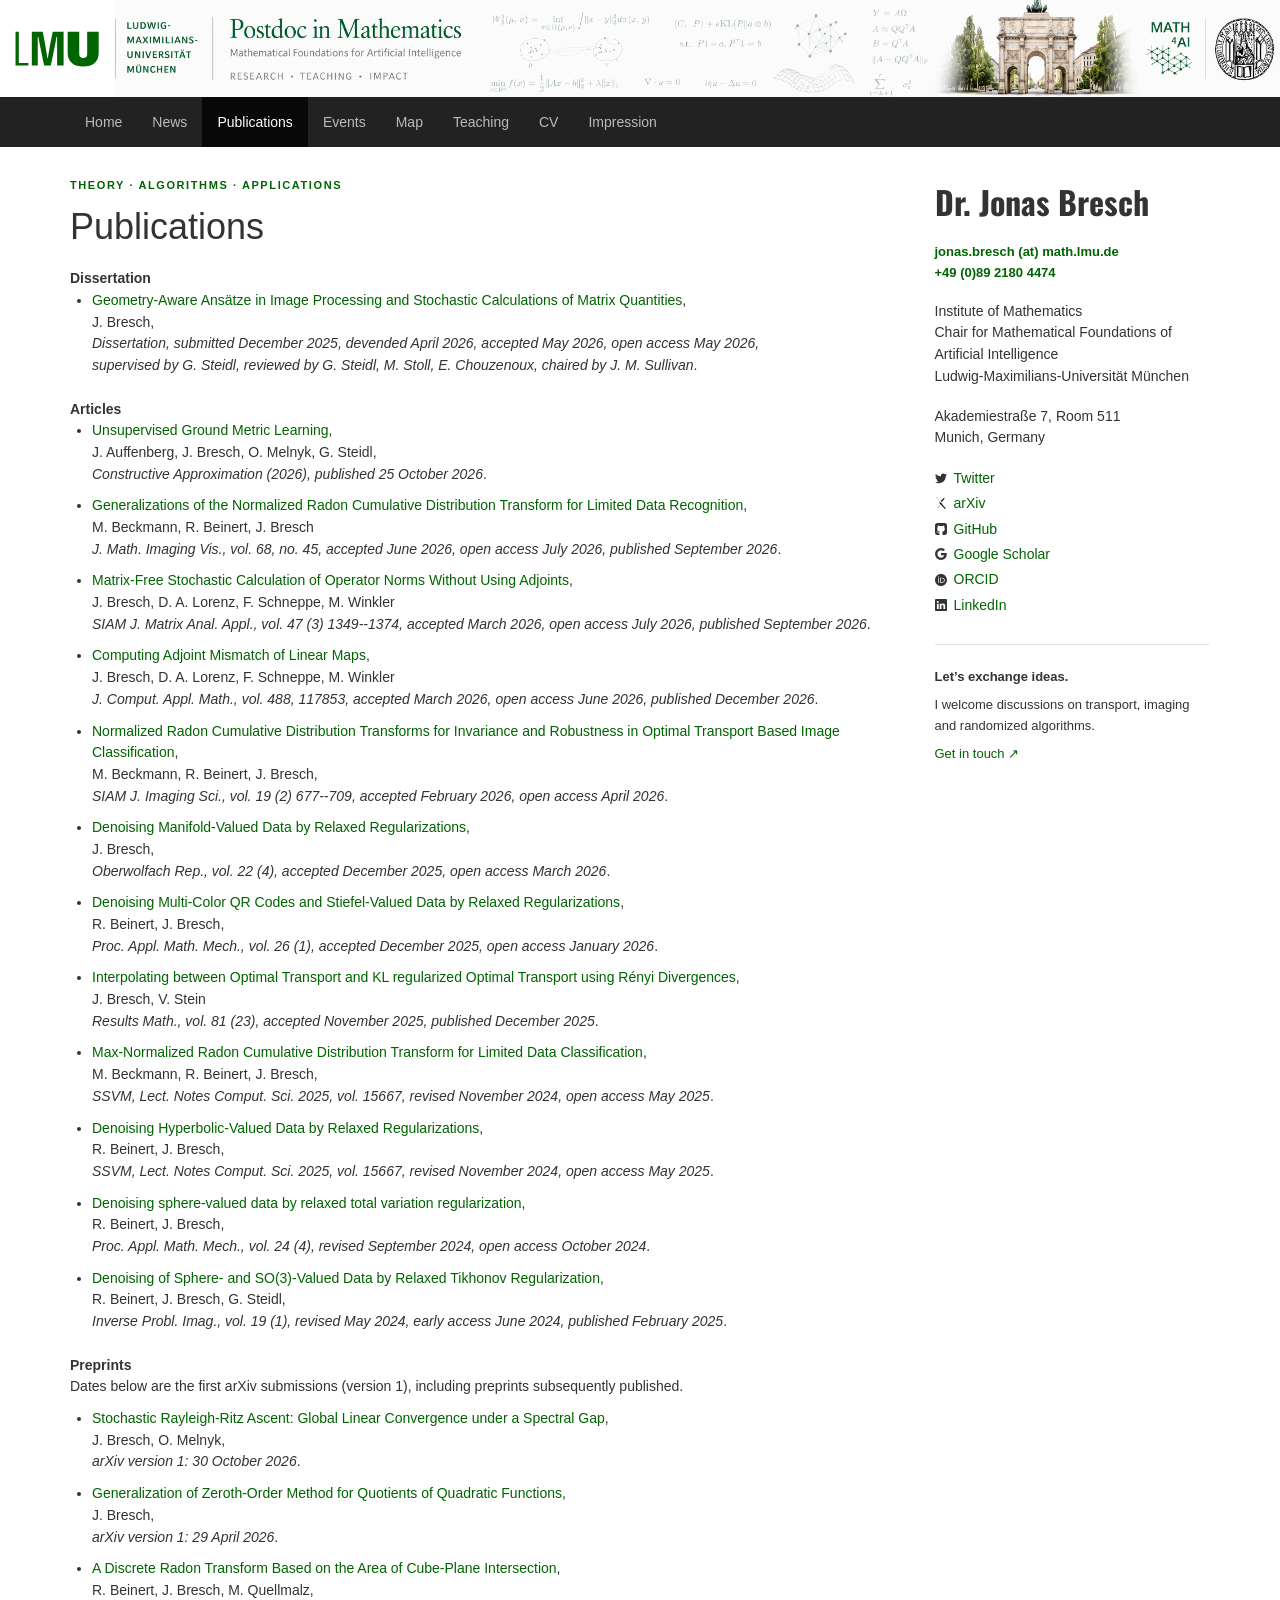
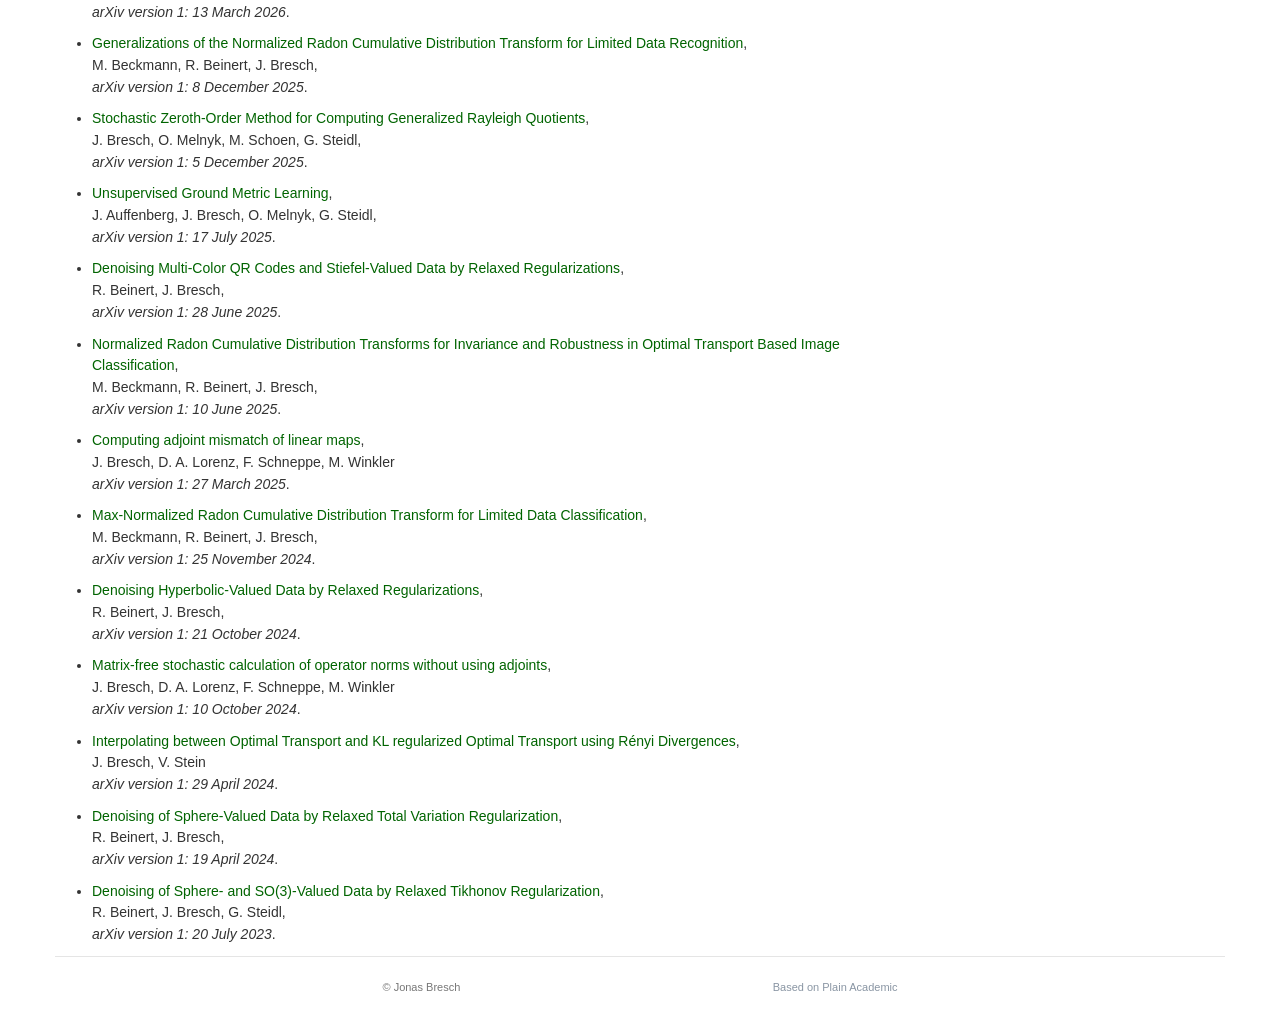
<file: publications.html>
<!doctype html>
<html lang="en"><head>
  <title>Jonas Bresch</title>
  <meta charset="utf-8">
  <meta name="viewport" content="width=device-width, initial-scale=1">
  <link rel="stylesheet" href="https://maxcdn.bootstrapcdn.com/bootstrap/3.3.6/css/bootstrap.min.css">
  <script src="https://ajax.googleapis.com/ajax/libs/jquery/1.12.0/jquery.min.js"></script>
  <script src="https://maxcdn.bootstrapcdn.com/bootstrap/3.3.6/js/bootstrap.min.js"></script>
  <link href="https://fonts.googleapis.com/css?family=Oswald:700" rel="stylesheet" type="text/css">
  <style>
    .page-layout{
      display:grid;
      width:100%;
      max-width:1240px;
      grid-template-columns:minmax(0, 1fr) minmax(220px, 250px);
      gap:24px;
      align-items:start;
      padding-bottom:32px;
    }
    .main-content{
      grid-column:1;
      min-width:0;
      width:auto !important;
      float:none !important;
      padding:0 !important;
    }
    .main-content::after,
    .image123::after{ content:""; display:table; clear:both; }
    .info-sidebar{ grid-column:2; grid-row:1; min-width:0; }
    .profile-card{ min-width:0; }
    .profile-name{ font-family:'Oswald', sans-serif; font-size:32px; line-height:1.2; margin-bottom:18px; }
    .profile-card p{ margin:0 0 10px; }
    .social-links{ margin-top:18px; }
    .social-links dd{ margin-bottom:4px; }
    .social-links a{ color:darkgreen; }
    @media (max-width:767px){
      .page-layout{ grid-template-columns:minmax(0, 1fr); gap:24px; }
      .main-content{ grid-column:1; grid-row:auto; order:1; }
      .info-sidebar{ grid-column:1; grid-row:auto; order:2; }
    }
  </style>
<link rel="stylesheet" href="news.css"><link rel="stylesheet" href="site.css"></head>
<body><a class="skip" href="#main">Skip to content</a><header class="banner"><a href="index.html"><span class="brand-banner"><img class="banner-art" src="LMU_header.png" alt="Postdoc in Mathematics — Mathematical Foundations of Artificial Intelligence"><span class="official-lmu"><img src="assets/lmu-letters.svg?v=006400" alt="LMU in green on white"></span></span></a></header><nav class="navigation" aria-label="Main navigation"><div class="container nav-inner"><a href="index.html">Home</a><a href="news.html">News</a><a aria-current="page" href="publications.html">Publications</a><a href="events.html">Events</a><a href="map.html">Map</a><a href="teaching.html">Teaching</a><a href="docs/cv_academic.pdf">CV</a><a href="images.html">Impression</a></div></nav><div class="container layout"><main id="main" class="page-content ">
<p class="eyebrow">THEORY · ALGORITHMS · APPLICATIONS</p>      
              <h1 id="publications">Publications</h1>

              <strong>Dissertation</strong><br>
              <ul>
                <li> <a href="https://doi.org/10.14279/depositonce-25863" , style="color:darkgreen">Geometry-Aware Ansätze in Image Processing and Stochastic Calculations of Matrix Quantities</a>,<br> 
                  J. Bresch,<br>
                  <i>Dissertation, submitted December 2025, devended April 2026, accepted May 2026, open access May 2026,</i><br>
                  <i>supervised by G. Steidl, reviewed by G. Steidl, M. Stoll, E. Chouzenoux, chaired by J. M. Sullivan</i>.</li>
              </ul>

              <strong>Articles</strong><br>
              <ul>
                <li> <a href="https://doi.org/10.1007/s00365-026-09788-x" style="color:darkgreen">Unsupervised Ground Metric Learning</a>,<br>
                  J. Auffenberg, J. Bresch, O. Melnyk, G. Steidl,<br>
                  <i>Constructive Approximation (2026), published 25 October 2026</i>.</li>
                <li> <a href="https://doi.org/10.1007/s10851-026-01327-4" , style="color:darkgreen">Generalizations of the Normalized Radon Cumulative Distribution Transform for Limited Data Recognition</a>,<br> 
                  M. Beckmann, R. Beinert, J. Bresch<br>
                  <i> J. Math. Imaging Vis., vol. 68, no. 45, accepted June 2026, open access July 2026, published September 2026</i>.</li>
                <li> <a href="https://doi.org/10.1137/25M1772277" , style="color:darkgreen">Matrix-Free Stochastic Calculation of Operator Norms Without Using Adjoints</a>,<br> 
                  J. Bresch, D. A. Lorenz, F. Schneppe, M. Winkler<br>
                  <i> SIAM J. Matrix Anal. Appl., vol. 47 (3) 1349--1374, accepted March 2026, open access July 2026, published September 2026</i>.</li>
                <li> <a href="https://doi.org/10.1016/j.cam.2026.117853" , style="color:darkgreen">Computing Adjoint Mismatch of Linear Maps</a>,<br> 
                  J. Bresch, D. A. Lorenz, F. Schneppe, M. Winkler<br>
                  <i>J. Comput. Appl. Math., vol. 488, 117853, accepted March 2026, open access June 2026, published December 2026</i>.</li>
                <li> <a href="https://doi.org/10.1137/25M1767741" , style="color:darkgreen">Normalized Radon Cumulative Distribution Transforms for Invariance and Robustness in Optimal Transport Based Image Classification</a>,<br> 
                  M. Beckmann, R. Beinert, J. Bresch,<br>
                  <i>SIAM J. Imaging Sci., vol. 19 (2) 677--709, accepted February 2026, open access April 2026</i>.</li>
                <li> <a href="https://doi.org/10.4171/OWR/2025/56" , style="color:darkgreen">Denoising Manifold-Valued Data by Relaxed Regularizations</a>,<br> 
                  J. Bresch,<br>
                  <i>Oberwolfach Rep., vol. 22 (4), accepted December 2025, open access March 2026</i>.</li>
                <li> <a href="https://doi.org/10.1002/pamm.70069" , style="color:darkgreen">Denoising Multi-Color QR Codes and Stiefel-Valued Data by Relaxed Regularizations</a>,<br> 
                  R. Beinert, J. Bresch,<br>
                  <i>Proc. Appl. Math. Mech., vol. 26 (1), accepted December 2025, open access January 2026</i>.</li>
                <li> <a href="https://link.springer.com/article/10.1007/s00025-025-02579-z" , style="color:darkgreen">Interpolating between Optimal Transport and KL regularized Optimal Transport using Rényi Divergences</a>,<br> 
                  J. Bresch, V. Stein<br>
                  <i>Results Math., vol. 81 (23), accepted November 2025, published December 2025</i>.</li>
                <li> <a href="https://link.springer.com/chapter/10.1007/978-3-031-92366-1_19" , style="color:darkgreen">Max-Normalized Radon Cumulative Distribution Transform for Limited Data Classification</a>,<br> 
                  M. Beckmann, R. Beinert, J. Bresch,<br>
                  <i>SSVM, Lect. Notes Comput. Sci. 2025, vol. 15667, revised November 2024, open access May 2025</i>.</li>
                <li> <a href="https://link.springer.com/chapter/10.1007/978-3-031-92366-1_2" , style="color:darkgreen">Denoising Hyperbolic-Valued Data by Relaxed Regularizations</a>,<br> 
                  R. Beinert, J. Bresch,<br>
                  <i>SSVM, Lect. Notes Comput. Sci. 2025, vol. 15667, revised November 2024, open access May 2025</i>.</li>
                <li> <a href="https://doi.org/10.1002/pamm.202400016" , style="color:darkgreen">Denoising sphere-valued data by relaxed total variation regularization</a>,<br> 
                  R. Beinert, J. Bresch,<br>
                  <i>Proc. Appl. Math. Mech., vol. 24 (4), revised September 2024, open access October 2024</i>.</li>
                <li> <a href="https://www.aimsciences.org/article/doi/10.3934/ipi.2024026" , style="color:darkgreen">Denoising of Sphere- and SO(3)-Valued Data by Relaxed Tikhonov Regularization</a>,<br> 
                R. Beinert, J. Bresch, G. Steidl,<br>
                <i>Inverse Probl. Imag., vol. 19 (1), revised May 2024, early access June 2024, published February 2025</i>.</li>
              </ul>

              <strong>Preprints</strong><p>Dates below are the first arXiv submissions (version 1), including preprints subsequently published.</p><ul>
<li><a href="https://arxiv.org/abs/2610.42071v1" style="color:darkgreen">Stochastic Rayleigh-Ritz Ascent: Global Linear Convergence under a Spectral Gap</a>,<br>
                  J. Bresch, O. Melnyk,<br>
                  <i>arXiv version 1: 30 October 2026</i>.</li>
<li> <a href="https://arxiv.org/abs/2604.26913v1" , style="color:darkgreen">Generalization of Zeroth-Order Method for Quotients of Quadratic Functions</a>,<br> 
                  J. Bresch,<br>
                  <i>arXiv version 1: 29 April 2026</i>.</li>
<li> <a href="https://arxiv.org/abs/2603.13503v1" , style="color:darkgreen">A Discrete Radon Transform Based on the Area of Cube-Plane Intersection</a>,<br> 
                  R. Beinert, J. Bresch, M. Quellmalz,<br>
                  <i>arXiv version 1: 13 March 2026</i>.</li>
<li> <a href="https://arxiv.org/abs/2512.08099v1" , style="color:darkgreen">Generalizations of the Normalized Radon Cumulative Distribution Transform for Limited Data Recognition</a>,<br> 
                  M. Beckmann, R. Beinert, J. Bresch,<br>
                  <i>arXiv version 1: 8 December 2025</i>.</li>
<li> <a href="https://arxiv.org/abs/2512.05520v1" , style="color:darkgreen">Stochastic Zeroth-Order Method for Computing  Generalized Rayleigh Quotients</a>,<br> 
                  J. Bresch, O. Melnyk, M. Schoen, G. Steidl,<br>
                  <i>arXiv version 1: 5 December 2025</i>.</li>
<li> <a href="https://arxiv.org/abs/2507.13094v1" , style="color:darkgreen">Unsupervised Ground Metric Learning</a>,<br> 
                  J. Auffenberg, J. Bresch, O. Melnyk, G. Steidl,<br>
                  <i>arXiv version 1: 17 July 2025</i>.</li>
<li> <a href="https://arxiv.org/abs/2506.22826v1" , style="color:darkgreen">Denoising Multi-Color QR Codes and Stiefel-Valued Data by Relaxed Regularizations</a>,<br> 
                  R. Beinert, J. Bresch,<br>
                  <i>arXiv version 1: 28 June 2025</i>.</li>
<li> <a href="https://arxiv.org/abs/2506.08761v1" , style="color:darkgreen">Normalized Radon Cumulative Distribution Transforms for Invariance and Robustness in Optimal Transport Based Image Classification</a>,<br> 
                  M. Beckmann, R. Beinert, J. Bresch,<br>
                  <i>arXiv version 1: 10 June 2025</i>.</li>
<li> <a href="https://arxiv.org/abs/2503.21361v1" , style="color:darkgreen">Computing adjoint mismatch of linear maps</a>,<br> 
                  J. Bresch, D. A. Lorenz, F. Schneppe, M. Winkler<br>
                  <i>arXiv version 1: 27 March 2025</i>.</li>
<li> <a href="http://arxiv.org/abs/2411.16282v1" , style="color:darkgreen">Max-Normalized Radon Cumulative Distribution Transform for Limited Data Classification</a>,<br> 
                  M. Beckmann, R. Beinert, J. Bresch,<br>
                  <i>arXiv version 1: 25 November 2024</i>.</li>
<li> <a href="http://arxiv.org/abs/2410.16149v1" , style="color:darkgreen">Denoising Hyperbolic-Valued Data by Relaxed Regularizations</a>,<br> 
                  R. Beinert, J. Bresch,<br>
                  <i>arXiv version 1: 21 October 2024</i>.</li>
<li> <a href="https://arxiv.org/abs/2410.08297v1" , style="color:darkgreen">Matrix-free stochastic calculation of operator norms without using adjoints</a>,<br> 
                  J. Bresch, D. A. Lorenz, F. Schneppe, M. Winkler<br>
                  <i>arXiv version 1: 10 October 2024</i>.</li>
<li> <a href="https://arxiv.org/abs/2404.18834v1" , style="color:darkgreen">Interpolating between Optimal Transport and KL regularized Optimal Transport using Rényi Divergences</a>,<br> 
                  J. Bresch, V. Stein<br>
                  <i>arXiv version 1: 29 April 2024</i>.</li>
<li> <a href="https://arxiv.org/abs/2404.13181v1" , style="color:darkgreen">Denoising of Sphere-Valued Data by Relaxed Total Variation Regularization</a>,<br> 
                  R. Beinert, J. Bresch,<br>
                  <i>arXiv version 1: 19 April 2024</i>.</li>
<li> <a href="https://arxiv.org/abs/2307.10980v1" , style="color:darkgreen">Denoising of Sphere- and SO(3)-Valued Data by Relaxed Tikhonov Regularization</a>,<br> 
                  R. Beinert, J. Bresch, G. Steidl,<br>
                <i>arXiv version 1: 20 July 2023</i>.</li></ul>
</main><aside class="sidebar"><h2>Dr. Jonas Bresch</h2><p><a href="mailto:jonas.bresch@math.lmu.de">jonas.bresch (at) math.lmu.de</a><br><a href="tel:+498921804474">+49 (0)89 2180 4474</a></p><p>Institute of Mathematics<br>Chair for Mathematical Foundations of Artificial Intelligence<br>Ludwig-Maximilians-Universität München</p><p>Akademiestraße 7, Room 511<br>Munich, Germany</p><div class="profile-links"><a href="https://twitter.com/j_j_e_w_b"><svg xmlns="https://www.w3.org/2000/svg" width="12" height="12" fill="currentColor" class="bi bi-twitter" viewbox="0 0 16 16">
                    <path d="M5.026 15c6.038 0 9.341-5.003 9.341-9.334 0-.14 0-.282-.006-.422A6.685 6.685 0 0 0 16 3.542a6.658 6.658 0 0 1-1.889.518 3.301 3.301 0 0 0 1.447-1.817 6.533 6.533 0 0 1-2.087.793A3.286 3.286 0 0 0 7.875 6.03a9.325 9.325 0 0 1-6.767-3.429 3.289 3.289 0 0 0 1.018 4.382A3.323 3.323 0 0 1 .64 6.575v.045a3.288 3.288 0 0 0 2.632 3.218 3.203 3.203 0 0 1-.865.115 3.23 3.23 0 0 1-.614-.057 3.283 3.283 0 0 0 3.067 2.277A6.588 6.588 0 0 1 .78 13.58a6.32 6.32 0 0 1-.78-.045A9.344 9.344 0 0 0 5.026 15z"></path>
                    </svg><span>Twitter</span></a><a href="https://arxiv.org/search/?searchtype=author&amp;query=Bresch%2C+J"><svg xmlns="http://www.w3.org/2000/svg" width="12" height="12" fill="currentColor" class="bi bi-google" viewbox="0 0 24 24">
                    <path d="M3.8423 0a1.0037 1.0037 0 0 0 -0.922 0.6078c-0.1536 0.3687 -0.0438 0.6275 0.2938 1.1113l6.9185 8.3597 -1.0223 1.1058a1.0393 1.0393 0 0 0 0.003 1.4229l1.2292 1.3135 -5.4391 6.4444c-0.2803 0.299 -0.4538 0.823 -0.2971 1.1986a1.0253 1.0253 0 0 0 0.9585 0.635 0.9133 0.9133 0 0 0 0.6891 -0.3405l5.783 -6.126 7.4902 8.0051a0.8527 0.8527 0 0 0 0.6835 0.2597 0.9575 0.9575 0 0 0 0.8777 -0.6138c0.1577 -0.377 -0.017 -0.7502 -0.306 -1.1407l-7.0518 -8.3418 1.0632 -1.13a0.9626 0.9626 0 0 0 0.0089 -1.3165L4.6336 0.4639s-0.3733 -0.4535 -0.768 -0.463zm0 0.272h0.0166c0.2179 0.0052 0.4874 0.2715 0.5644 0.3639l0.005 0.006 0.0052 0.0055 10.169 10.9905a0.6915 0.6915 0 0 1 -0.0072 0.945l-1.0666 1.133 -1.4982 -1.7724 -8.5994 -10.39c-0.3286 -0.472 -0.352 -0.6183 -0.2592 -0.841a0.7307 0.7307 0 0 1 0.6704 -0.4401Zm14.341 1.5701a0.877 0.877 0 0 0 -0.6554 0.2418l-5.6962 6.1584 1.6944 1.8319 5.3089 -6.5138c0.3251 -0.4335 0.479 -0.6603 0.3247 -1.0292a1.1205 1.1205 0 0 0 -0.9763 -0.689zm-7.6557 12.2823 1.3186 1.4135 -5.7864 6.1295a0.6494 0.6494 0 0 1 -0.4959 0.26 0.7516 0.7516 0 0 1 -0.706 -0.4669c-0.1119 -0.2682 0.0359 -0.6864 0.2442 -0.9083l0.0051 -0.0055 0.0047 -0.0055z" fill="#000000" stroke-width="1"></path>
                    </svg><span>arXiv</span></a><a href="https://github.com/JJEWBresch"><svg xmlns="http://www.w3.org/2000/svg" width="12" height="12" fill="currentColor" class="bi bi-google" viewbox="0 0 20 20">
                    <path d="M18.88 1.099C18.147.366 17.265 0 16.233 0H3.746C2.714 0 1.832.366 1.099 1.099.366 1.832 0 2.714 0 3.746v12.487c0 1.032.366 1.914 1.099 2.647.733.733 1.615 1.099 2.647 1.099H6.66c.19 0 .333-.007.429-.02a.504.504 0 0 0 .286-.169c.095-.1.143-.245.143-.435l-.007-.885c-.004-.564-.006-1.01-.006-1.34l-.3.052c-.19.035-.43.05-.721.046a5.555 5.555 0 0 1-.904-.091 2.026 2.026 0 0 1-.872-.39 1.651 1.651 0 0 1-.572-.8l-.13-.3a3.25 3.25 0 0 0-.41-.663c-.186-.243-.375-.407-.566-.494l-.09-.065a.956.956 0 0 1-.17-.156.723.723 0 0 1-.117-.182c-.026-.061-.004-.111.065-.15.07-.04.195-.059.378-.059l.26.04c.173.034.388.138.643.311a2.1 2.1 0 0 1 .631.677c.2.355.44.626.722.813.282.186.566.28.852.28.286 0 .533-.022.742-.065a2.59 2.59 0 0 0 .585-.196c.078-.58.29-1.028.637-1.34a8.907 8.907 0 0 1-1.333-.234 5.314 5.314 0 0 1-1.223-.507 3.5 3.5 0 0 1-1.047-.872c-.277-.347-.505-.802-.683-1.365-.177-.564-.266-1.215-.266-1.952 0-1.049.342-1.942 1.027-2.68-.32-.788-.29-1.673.091-2.652.252-.079.625-.02 1.119.175.494.195.856.362 1.086.5.23.14.414.257.553.352a9.233 9.233 0 0 1 2.497-.338c.859 0 1.691.113 2.498.338l.494-.312a6.997 6.997 0 0 1 1.197-.572c.46-.174.81-.221 1.054-.143.39.98.424 1.864.103 2.653.685.737 1.028 1.63 1.028 2.68 0 .737-.089 1.39-.267 1.957-.177.568-.407 1.023-.689 1.366-.282.343-.633.63-1.053.865-.42.234-.828.403-1.223.507a8.9 8.9 0 0 1-1.333.235c.45.39.676 1.005.676 1.846v3.11c0 .147.021.266.065.357a.36.36 0 0 0 .208.189c.096.034.18.056.254.064.074.01.18.013.318.013h2.914c1.032 0 1.914-.366 2.647-1.099.732-.732 1.099-1.615 1.099-2.647V3.746c0-1.032-.367-1.914-1.1-2.647z"></path>
                    </svg><span>GitHub</span></a><a href="https://scholar.google.com/citations?user=GdgyWoAAAAAJ&amp;hl=de"><svg xmlns="https://www.w3.org/2000/svg" width="12" height="12" fill="currentColor" class="bi bi-google" viewbox="0 0 16 16">
                    <path d="M15.545 6.558a9.42 9.42 0 0 1 .139 1.626c0 2.434-.87 4.492-2.384 5.885h.002C11.978 15.292 10.158 16 8 16A8 8 0 1 1 8 0a7.689 7.689 0 0 1 5.352 2.082l-2.284 2.284A4.347 4.347 0 0 0 8 3.166c-2.087 0-3.86 1.408-4.492 3.304a4.792 4.792 0 0 0 0 3.063h.003c.635 1.893 2.405 3.301 4.492 3.301 1.078 0 2.004-.276 2.722-.764h-.003 a3.702 3.702 0 0 0 1.599-2.431H8v-3.08h7.545z"></path>
                    </svg><span>Google Scholar</span></a><a href="https://orcid.org/0009-0009-3855-0933"><svg xmlns="http://www.w3.org/2000/svg" width="12" height="12" fill="currentColor" class="bi bi-google" viewbox="0 0 32 32">
                    <path d="M16 0c-8.839 0-16 7.161-16 16s7.161 16 16 16c8.839 0 16-7.161 16-16s-7.161-16-16-16zM9.823 5.839c0.704 0 1.265 0.573 1.265 1.26 0 0.688-0.561 1.265-1.265 1.265-0.692-0.004-1.26-0.567-1.26-1.265 0-0.697 0.563-1.26 1.26-1.26zM8.864 9.885h1.923v13.391h-1.923zM13.615 9.885h5.197c4.948 0 7.125 3.541 7.125 6.703 0 3.439-2.687 6.699-7.099 6.699h-5.224zM15.536 11.625v9.927h3.063c4.365 0 5.365-3.312 5.365-4.964 0-2.687-1.713-4.963-5.464-4.963z"></path></svg><span>ORCID</span></a><a href="https://de.linkedin.com/in/jonas-j-e-w-bresch-36546132b"><svg xmlns="http://www.w3.org/2000/svg" width="12" height="12" viewBox="0 0 16 16" fill="currentColor" aria-hidden="true"><path d="M0 1.146C0 .513.526 0 1.175 0h13.65C15.474 0 16 .513 16 1.146v13.708c0 .633-.526 1.146-1.175 1.146H1.175C.526 16 0 15.487 0 14.854zM4.943 13.394V6.169H2.542v7.225zM3.743 5.182c.837 0 1.358-.554 1.358-1.248-.015-.709-.521-1.248-1.342-1.248s-1.359.539-1.359 1.248c0 .694.521 1.248 1.327 1.248h.016zm4.908 8.212V9.359c0-.216.016-.432.08-.586.173-.431.568-.878 1.232-.878.869 0 1.216.662 1.216 1.634v3.865h2.401V9.25c0-2.22-1.184-3.252-2.764-3.252-1.274 0-1.845.7-2.165 1.193v.025h-.016l.016-.025V6.169h-2.4c.03.678 0 7.225 0 7.225z"/></svg><span>LinkedIn</span></a></div><div class="sidebar-note"><strong>Let’s exchange ideas.</strong><p>I welcome discussions on transport, imaging and randomized algorithms.</p><a href="mailto:jonas.bresch@math.lmu.de">Get in touch ↗</a></div></aside></div><footer class="container footer"><span>© Jonas Bresch</span><a href="https://github.com/mavroudisv/plain-academic">Based on Plain Academic</a></footer></body></html>
</file>
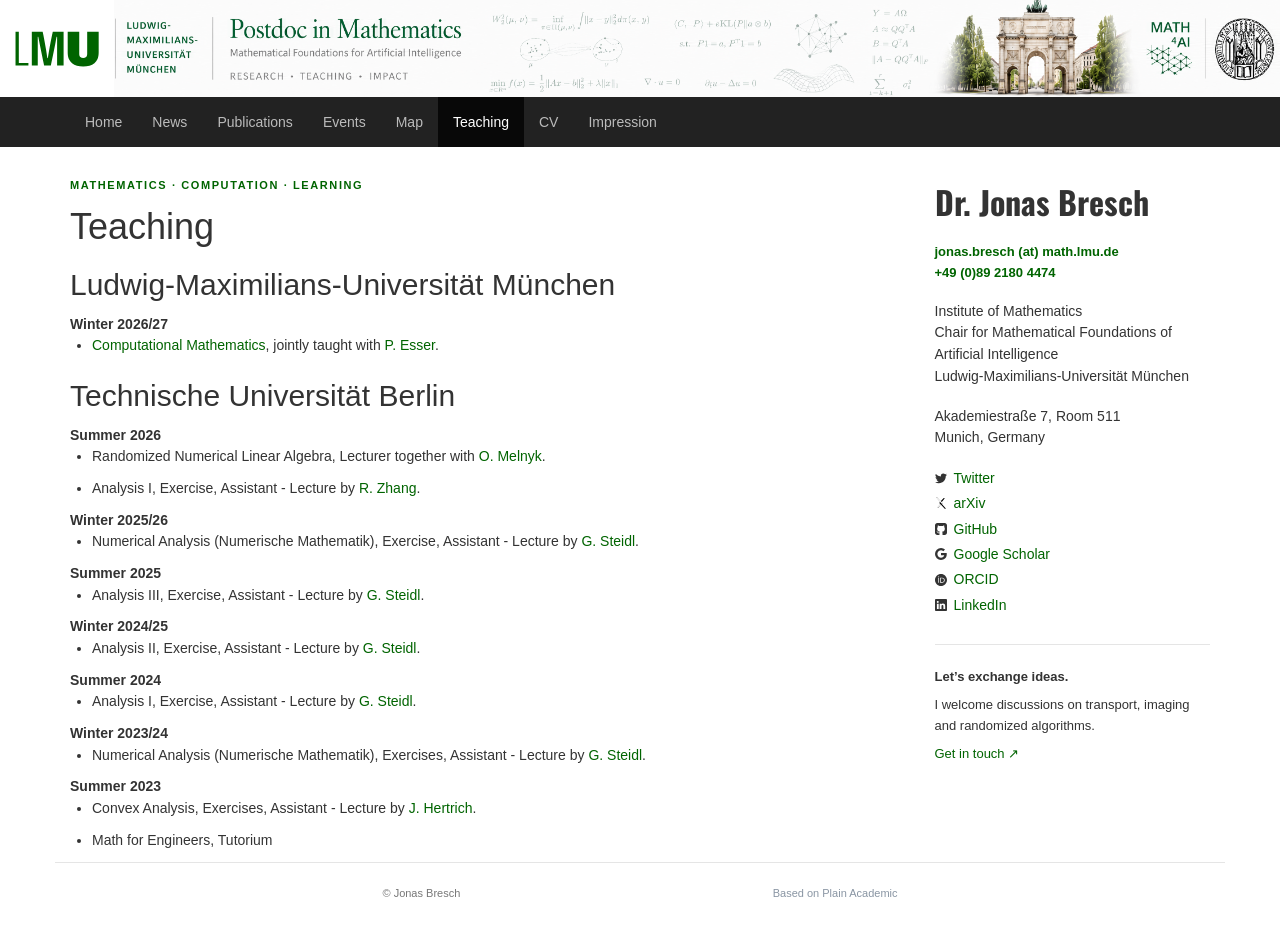
<file: teaching.html>
<!doctype html>
<html lang="en"><head>
  <title>Jonas Bresch</title>
  <meta charset="utf-8">
  <meta name="viewport" content="width=device-width, initial-scale=1">
  <link rel="stylesheet" href="https://maxcdn.bootstrapcdn.com/bootstrap/3.3.6/css/bootstrap.min.css">
  <script src="https://ajax.googleapis.com/ajax/libs/jquery/1.12.0/jquery.min.js"></script>
  <script src="https://maxcdn.bootstrapcdn.com/bootstrap/3.3.6/js/bootstrap.min.js"></script>
  <link href="https://fonts.googleapis.com/css?family=Oswald:700" rel="stylesheet" type="text/css">
<link rel="stylesheet" href="news.css"><link rel="stylesheet" href="site.css"></head>
<body><a class="skip" href="#main">Skip to content</a><header class="banner"><a href="index.html"><span class="brand-banner"><img class="banner-art" src="LMU_header.png" alt="Postdoc in Mathematics — Mathematical Foundations of Artificial Intelligence"><span class="official-lmu"><img src="assets/lmu-letters.svg?v=006400" alt="LMU in green on white"></span></span></a></header><nav class="navigation" aria-label="Main navigation"><div class="container nav-inner"><a href="index.html">Home</a><a href="news.html">News</a><a href="publications.html">Publications</a><a href="events.html">Events</a><a href="map.html">Map</a><a aria-current="page" href="teaching.html">Teaching</a><a href="docs/cv_academic.pdf">CV</a><a href="images.html">Impression</a></div></nav><div class="container layout"><main id="main" class="page-content ">
<p class="eyebrow">MATHEMATICS · COMPUTATION · LEARNING</p>    
              <h1 id="teaching">Teaching</h1>

              <section aria-labelledby="teaching-lmu">
              <h2 id="teaching-lmu">Ludwig-Maximilians-Universität München</h2>
              <strong>Winter 2026/27</strong><br>
              <ul>
              <li> <a href="https://www.math.lmu.de/math4ai/en/teaching/wise-2026-2027/computational-mathematics-wise-2026-2027/" style="color:darkgreen">Computational Mathematics</a>, jointly taught with <a href="https://www.math.lmu.de/en/persons/contact-page/pascal-esser-032dce3b.html" style="color:darkgreen">P. Esser</a>.</li>
              </ul>

              </section>

              <section aria-labelledby="teaching-tu-berlin">
              <h2 id="teaching-tu-berlin">Technische Universität Berlin</h2>
              <strong>Summer 2026</strong><br>
              <ul>
              <li> Randomized Numerical Linear Algebra, Lecturer together with <a href="https://olehmelnyk.xyz" , style="color:darkgreen">O. Melnyk</a>.</li>
              <li> Analysis I, Exercise, Assistant - Lecture by <a href="https://www.tu.berlin/analysis/ruming-zhang" , style="color:darkgreen">R. Zhang</a>.</li>
              </ul>

              <strong>Winter 2025/26</strong><br>
              <ul>
              <li> Numerical Analysis (Numerische Mathematik), Exercise, Assistant - Lecture by <a href="https://page.math.tu-berlin.de/~steidl/" , style="color:darkgreen">G. Steidl</a>.</li>
              </ul>

              <strong>Summer 2025</strong><br>
              <ul>
              <li> Analysis III, Exercise, Assistant - Lecture by <a href="https://page.math.tu-berlin.de/~steidl/" , style="color:darkgreen">G. Steidl</a>.</li>
              </ul>

              <strong>Winter 2024/25</strong><br>
              <ul>
              <li> Analysis II, Exercise, Assistant - Lecture by <a href="https://page.math.tu-berlin.de/~steidl/" , style="color:darkgreen">G. Steidl</a>.</li>
              </ul>

              <strong>Summer 2024</strong><br>
              <ul>
              <li> Analysis I, Exercise, Assistant - Lecture by <a href="https://page.math.tu-berlin.de/~steidl/" , style="color:darkgreen">G. Steidl</a>.</li>
              </ul>

              <strong>Winter 2023/24</strong><br>
              <ul>
              <li> Numerical Analysis (Numerische Mathematik), Exercises, Assistant - Lecture by <a href="https://page.math.tu-berlin.de/~steidl/" , style="color:darkgreen">G. Steidl</a>.</li>
              </ul>
              
              <strong>Summer 2023</strong><br>
              <ul>
              <li> Convex Analysis, Exercises, Assistant - Lecture by <a href="https://www.tu.berlin/imageanalysis/ueber-uns/team/johannes-hertrich" , style="color:darkgreen">J. Hertrich</a>.</li>
              <li> Math for Engineers, Tutorium</li>
              </ul>
          
            </section>
            </main><aside class="sidebar"><h2>Dr. Jonas Bresch</h2><p><a href="mailto:jonas.bresch@math.lmu.de">jonas.bresch (at) math.lmu.de</a><br><a href="tel:+498921804474">+49 (0)89 2180 4474</a></p><p>Institute of Mathematics<br>Chair for Mathematical Foundations of Artificial Intelligence<br>Ludwig-Maximilians-Universität München</p><p>Akademiestraße 7, Room 511<br>Munich, Germany</p><div class="profile-links"><a href="https://twitter.com/j_j_e_w_b"><svg xmlns="https://www.w3.org/2000/svg" width="12" height="12" fill="currentColor" class="bi bi-twitter" viewbox="0 0 16 16">
                    <path d="M5.026 15c6.038 0 9.341-5.003 9.341-9.334 0-.14 0-.282-.006-.422A6.685 6.685 0 0 0 16 3.542a6.658 6.658 0 0 1-1.889.518 3.301 3.301 0 0 0 1.447-1.817 6.533 6.533 0 0 1-2.087.793A3.286 3.286 0 0 0 7.875 6.03a9.325 9.325 0 0 1-6.767-3.429 3.289 3.289 0 0 0 1.018 4.382A3.323 3.323 0 0 1 .64 6.575v.045a3.288 3.288 0 0 0 2.632 3.218 3.203 3.203 0 0 1-.865.115 3.23 3.23 0 0 1-.614-.057 3.283 3.283 0 0 0 3.067 2.277A6.588 6.588 0 0 1 .78 13.58a6.32 6.32 0 0 1-.78-.045A9.344 9.344 0 0 0 5.026 15z"></path>
                    </svg><span>Twitter</span></a><a href="https://arxiv.org/search/?searchtype=author&amp;query=Bresch%2C+J"><svg xmlns="http://www.w3.org/2000/svg" width="12" height="12" fill="currentColor" class="bi bi-google" viewbox="0 0 24 24">
                    <path d="M3.8423 0a1.0037 1.0037 0 0 0 -0.922 0.6078c-0.1536 0.3687 -0.0438 0.6275 0.2938 1.1113l6.9185 8.3597 -1.0223 1.1058a1.0393 1.0393 0 0 0 0.003 1.4229l1.2292 1.3135 -5.4391 6.4444c-0.2803 0.299 -0.4538 0.823 -0.2971 1.1986a1.0253 1.0253 0 0 0 0.9585 0.635 0.9133 0.9133 0 0 0 0.6891 -0.3405l5.783 -6.126 7.4902 8.0051a0.8527 0.8527 0 0 0 0.6835 0.2597 0.9575 0.9575 0 0 0 0.8777 -0.6138c0.1577 -0.377 -0.017 -0.7502 -0.306 -1.1407l-7.0518 -8.3418 1.0632 -1.13a0.9626 0.9626 0 0 0 0.0089 -1.3165L4.6336 0.4639s-0.3733 -0.4535 -0.768 -0.463zm0 0.272h0.0166c0.2179 0.0052 0.4874 0.2715 0.5644 0.3639l0.005 0.006 0.0052 0.0055 10.169 10.9905a0.6915 0.6915 0 0 1 -0.0072 0.945l-1.0666 1.133 -1.4982 -1.7724 -8.5994 -10.39c-0.3286 -0.472 -0.352 -0.6183 -0.2592 -0.841a0.7307 0.7307 0 0 1 0.6704 -0.4401Zm14.341 1.5701a0.877 0.877 0 0 0 -0.6554 0.2418l-5.6962 6.1584 1.6944 1.8319 5.3089 -6.5138c0.3251 -0.4335 0.479 -0.6603 0.3247 -1.0292a1.1205 1.1205 0 0 0 -0.9763 -0.689zm-7.6557 12.2823 1.3186 1.4135 -5.7864 6.1295a0.6494 0.6494 0 0 1 -0.4959 0.26 0.7516 0.7516 0 0 1 -0.706 -0.4669c-0.1119 -0.2682 0.0359 -0.6864 0.2442 -0.9083l0.0051 -0.0055 0.0047 -0.0055z" fill="#000000" stroke-width="1"></path>
                    </svg><span>arXiv</span></a><a href="https://github.com/JJEWBresch"><svg xmlns="http://www.w3.org/2000/svg" width="12" height="12" fill="currentColor" class="bi bi-google" viewbox="0 0 20 20">
                    <path d="M18.88 1.099C18.147.366 17.265 0 16.233 0H3.746C2.714 0 1.832.366 1.099 1.099.366 1.832 0 2.714 0 3.746v12.487c0 1.032.366 1.914 1.099 2.647.733.733 1.615 1.099 2.647 1.099H6.66c.19 0 .333-.007.429-.02a.504.504 0 0 0 .286-.169c.095-.1.143-.245.143-.435l-.007-.885c-.004-.564-.006-1.01-.006-1.34l-.3.052c-.19.035-.43.05-.721.046a5.555 5.555 0 0 1-.904-.091 2.026 2.026 0 0 1-.872-.39 1.651 1.651 0 0 1-.572-.8l-.13-.3a3.25 3.25 0 0 0-.41-.663c-.186-.243-.375-.407-.566-.494l-.09-.065a.956.956 0 0 1-.17-.156.723.723 0 0 1-.117-.182c-.026-.061-.004-.111.065-.15.07-.04.195-.059.378-.059l.26.04c.173.034.388.138.643.311a2.1 2.1 0 0 1 .631.677c.2.355.44.626.722.813.282.186.566.28.852.28.286 0 .533-.022.742-.065a2.59 2.59 0 0 0 .585-.196c.078-.58.29-1.028.637-1.34a8.907 8.907 0 0 1-1.333-.234 5.314 5.314 0 0 1-1.223-.507 3.5 3.5 0 0 1-1.047-.872c-.277-.347-.505-.802-.683-1.365-.177-.564-.266-1.215-.266-1.952 0-1.049.342-1.942 1.027-2.68-.32-.788-.29-1.673.091-2.652.252-.079.625-.02 1.119.175.494.195.856.362 1.086.5.23.14.414.257.553.352a9.233 9.233 0 0 1 2.497-.338c.859 0 1.691.113 2.498.338l.494-.312a6.997 6.997 0 0 1 1.197-.572c.46-.174.81-.221 1.054-.143.39.98.424 1.864.103 2.653.685.737 1.028 1.63 1.028 2.68 0 .737-.089 1.39-.267 1.957-.177.568-.407 1.023-.689 1.366-.282.343-.633.63-1.053.865-.42.234-.828.403-1.223.507a8.9 8.9 0 0 1-1.333.235c.45.39.676 1.005.676 1.846v3.11c0 .147.021.266.065.357a.36.36 0 0 0 .208.189c.096.034.18.056.254.064.074.01.18.013.318.013h2.914c1.032 0 1.914-.366 2.647-1.099.732-.732 1.099-1.615 1.099-2.647V3.746c0-1.032-.367-1.914-1.1-2.647z"></path>
                    </svg><span>GitHub</span></a><a href="https://scholar.google.com/citations?user=GdgyWoAAAAAJ&amp;hl=de"><svg xmlns="https://www.w3.org/2000/svg" width="12" height="12" fill="currentColor" class="bi bi-google" viewbox="0 0 16 16">
                    <path d="M15.545 6.558a9.42 9.42 0 0 1 .139 1.626c0 2.434-.87 4.492-2.384 5.885h.002C11.978 15.292 10.158 16 8 16A8 8 0 1 1 8 0a7.689 7.689 0 0 1 5.352 2.082l-2.284 2.284A4.347 4.347 0 0 0 8 3.166c-2.087 0-3.86 1.408-4.492 3.304a4.792 4.792 0 0 0 0 3.063h.003c.635 1.893 2.405 3.301 4.492 3.301 1.078 0 2.004-.276 2.722-.764h-.003 a3.702 3.702 0 0 0 1.599-2.431H8v-3.08h7.545z"></path>
                    </svg><span>Google Scholar</span></a><a href="https://orcid.org/0009-0009-3855-0933"><svg xmlns="http://www.w3.org/2000/svg" width="12" height="12" fill="currentColor" class="bi bi-google" viewbox="0 0 32 32">
                    <path d="M16 0c-8.839 0-16 7.161-16 16s7.161 16 16 16c8.839 0 16-7.161 16-16s-7.161-16-16-16zM9.823 5.839c0.704 0 1.265 0.573 1.265 1.26 0 0.688-0.561 1.265-1.265 1.265-0.692-0.004-1.26-0.567-1.26-1.265 0-0.697 0.563-1.26 1.26-1.26zM8.864 9.885h1.923v13.391h-1.923zM13.615 9.885h5.197c4.948 0 7.125 3.541 7.125 6.703 0 3.439-2.687 6.699-7.099 6.699h-5.224zM15.536 11.625v9.927h3.063c4.365 0 5.365-3.312 5.365-4.964 0-2.687-1.713-4.963-5.464-4.963z"></path></svg><span>ORCID</span></a><a href="https://de.linkedin.com/in/jonas-j-e-w-bresch-36546132b"><svg xmlns="http://www.w3.org/2000/svg" width="12" height="12" viewBox="0 0 16 16" fill="currentColor" aria-hidden="true"><path d="M0 1.146C0 .513.526 0 1.175 0h13.65C15.474 0 16 .513 16 1.146v13.708c0 .633-.526 1.146-1.175 1.146H1.175C.526 16 0 15.487 0 14.854zM4.943 13.394V6.169H2.542v7.225zM3.743 5.182c.837 0 1.358-.554 1.358-1.248-.015-.709-.521-1.248-1.342-1.248s-1.359.539-1.359 1.248c0 .694.521 1.248 1.327 1.248h.016zm4.908 8.212V9.359c0-.216.016-.432.08-.586.173-.431.568-.878 1.232-.878.869 0 1.216.662 1.216 1.634v3.865h2.401V9.25c0-2.22-1.184-3.252-2.764-3.252-1.274 0-1.845.7-2.165 1.193v.025h-.016l.016-.025V6.169h-2.4c.03.678 0 7.225 0 7.225z"/></svg><span>LinkedIn</span></a></div><div class="sidebar-note"><strong>Let’s exchange ideas.</strong><p>I welcome discussions on transport, imaging and randomized algorithms.</p><a href="mailto:jonas.bresch@math.lmu.de">Get in touch ↗</a></div></aside></div><footer class="container footer"><span>© Jonas Bresch</span><a href="https://github.com/mavroudisv/plain-academic">Based on Plain Academic</a></footer></body></html>
</file>
<file: news.css>
:root{--green:#006400;--ink:#333;--muted:#666;--line:#e5e5e5}*{box-sizing:border-box}body{margin:0;color:var(--ink);background:white;font:14px/1.55 'Helvetica Neue',Helvetica,Arial,sans-serif}a{color:var(--green);text-decoration:none}a:hover{text-decoration:underline}a:focus-visible,button:focus-visible{outline:3px solid #147a27;outline-offset:4px}img{max-width:100%;height:auto}.container{width:1170px;max-width:100%;padding:0 15px;margin:0 auto}.banner img{display:block;width:100%;height:auto}.navigation{background:#222;min-height:50px}.nav-inner{display:flex;flex-wrap:wrap}.navigation a{color:#bbb;padding:15px;line-height:20px}.navigation a:hover{color:white;text-decoration:none}.navigation a[aria-current=page]{background:#080808;color:white}.layout{display:grid;grid-template-columns:minmax(0,3fr) minmax(225px,1fr);gap:38px;margin-top:30px}.intro{margin-bottom:24px}h1{font-size:36px;font-weight:500;line-height:1.1;margin:12px 0 16px}h2{font-weight:500;line-height:1.25}.eyebrow{font-size:11px;letter-spacing:1.6px;color:var(--green);font-weight:700;margin:0}.lead{font-size:21px;line-height:1.4;font-weight:300;margin:0 0 10px;max-width:660px}.intro-note{color:var(--muted)}.upcoming{background:#f6f8f5;border-left:3px solid var(--green);padding:18px 22px;margin:24px 0 30px}.upcoming h2{font-size:18px;margin:0 0 12px}.upcoming ul{list-style:none;padding:0;margin:0;display:grid;grid-template-columns:1fr 1fr;gap:18px 24px}.upcoming li{font-size:13px}.filter-area{border-bottom:1px solid var(--line);padding-bottom:14px}.filters{display:flex;flex-wrap:wrap;gap:7px}.filters button{font:inherit;font-size:12px;padding:6px 11px;background:#fff;border:1px solid #ccc;border-radius:3px;color:#444;cursor:pointer}.filters button[aria-pressed=true]{background:var(--green);border-color:var(--green);color:white}#result-count{margin:10px 0 0;font-size:12px;color:var(--muted)}.news-item{border-bottom:1px solid var(--line);padding:28px 0 30px}.meta{display:flex;align-items:center;gap:12px;color:var(--muted);font-size:12px}.tag{color:var(--green);background:#edf4ec;padding:3px 8px;border-radius:2px;font-weight:600}.news-item h2{font-size:24px;margin:12px 0}.news-item p{margin:0 0 16px;max-width:720px}.news-item figure{margin:18px 0 16px}.news-item figure img{display:block;max-height:420px;width:auto;max-width:100%;margin:auto}.news-item figcaption{font-size:11px;line-height:1.5;color:#6b6b6b;margin:10px 0 0}.links{display:flex;flex-wrap:wrap;gap:9px 20px;font-size:13px;font-weight:500}.logos{display:flex;gap:25px;flex-wrap:wrap;align-items:center;margin:20px 0}.logo{display:flex;align-items:center;justify-content:center;width:145px;height:75px;padding:8px}.logo img{max-width:100%;max-height:60px;object-fit:contain}.logo.cu-boulder{background:#111;width:175px;border-radius:3px}.sidebar{padding-top:5px}.sidebar h2{font-family:'Arial Narrow','Helvetica Neue',Arial,sans-serif;font-size:30px;font-weight:700;margin:0 0 20px}.sidebar p{margin:0 0 18px}.sidebar>p:first-of-type{font-weight:600;font-size:13px}.profile-links{display:grid;gap:3px}.sidebar-note{border-top:1px solid var(--line);margin-top:28px;padding-top:22px;font-size:13px}.sidebar-note p{margin:8px 0}.updated{font-size:11px;color:#777;margin-top:28px!important}.archive-note{padding:24px 0}.footer{display:flex;justify-content:space-between;gap:15px;padding-top:22px;padding-bottom:28px;border-top:1px solid var(--line);font-size:11px;color:#777}.footer>a{color:#8995a3}.skip{position:absolute;top:-60px;left:15px;background:white;padding:10px;z-index:10}.skip:focus{top:10px}[hidden]{display:none!important}@media(max-width:1199px){.container{width:970px}}@media(max-width:991px){.container{width:750px}.layout{grid-template-columns:minmax(0,1fr) 210px;gap:26px}.sidebar h2{font-size:26px}.lead{font-size:19px}.navigation a{padding:15px 12px}.upcoming ul{grid-template-columns:1fr}}@media(max-width:767px){.container{width:auto}.layout{display:block;margin-top:24px}.nav-inner{justify-content:flex-start;padding:0 8px}.navigation a{padding:11px 10px;font-size:13px}.sidebar{margin:30px 0;border-top:1px solid var(--line);padding-top:24px}.news-item h2{font-size:22px}.news-item figure img{max-height:none}.footer{flex-wrap:wrap}.upcoming{padding:16px}.intro .lead{font-size:20px}}@media print{.navigation,.filter-area,.sidebar,.upcoming,.skip{display:none!important}.layout{display:block}.banner{max-height:120px;overflow:hidden}.news-item{break-inside:avoid}.news-item[hidden]{display:block!important}.container{width:100%}}

/* Only the leftmost LMU letters are replaced; the rest of the header is untouched. */
.brand-banner{position:relative;display:block;width:100%;line-height:0}.brand-banner .banner-art{display:block;width:100%;height:auto;max-height:none}.official-lmu{position:absolute;left:0;top:0;width:8.9%;height:100%;display:flex;align-items:center;justify-content:center;background:#fff}.brand-banner .official-lmu img{display:block;width:77%;height:auto;max-height:65%;object-fit:contain;margin:0}
</file>
<file: site.css>
/* Shared academic-site layout. Original profile font and inline SVG marks are retained. */
.sidebar h2{font-family:'Oswald',sans-serif;font-size:32px;font-weight:700;line-height:1.25;margin:0 0 20px}
.profile-links a{display:flex;align-items:center;gap:7px;line-height:1.6}
.profile-links svg{flex:none;width:12px;height:12px;display:inline-block;color:#333}
.page-content{min-width:0}
.page-content>h1:first-child{margin-top:5px;margin-bottom:24px}
.page-content li{margin-bottom:10px}
.page-content li li{margin-bottom:5px}
.page-content ul{padding-left:22px}
.page-content>strong{display:block;margin-top:22px}
.page-content>strong+br{display:none}
.gallery-content .image123{display:flex;flex-wrap:wrap;align-items:flex-start;gap:14px;margin:12px 0 28px;clear:both}
.gallery-content .image123>div{float:none!important;margin:0!important;max-width:100%}
.gallery-content .image123 img{max-width:100%;object-fit:contain}
.gallery-content .image123 p{font-size:12px;margin:8px 0;max-width:290px}
.map-content{display:grid;grid-template-columns:minmax(185px,.8fr) minmax(0,1.6fr);grid-template-areas:'events map';gap:20px;align-items:start}
.map-content .events-panel,.map-content .map-card{height:clamp(420px,65vh,680px)}
.map-content .panel{margin:0;border:0;box-shadow:none}
.map-content .controls-row{grid-template-columns:minmax(0,1fr)}
.map-content .error-banner{color:#333}
.map-content .events-list{padding-right:8px}
.navigation a:focus,.navigation a:active{color:#fff;text-decoration:none}
@media(max-width:991px){.map-content{grid-template-columns:minmax(0,1fr);grid-template-areas:'map' 'events'}.map-content .events-panel{height:420px}.map-content .map-card{height:420px}}
@media(max-width:767px){.sidebar h2{font-size:32px}.map-content .map-card{height:380px}.gallery-content .image123{gap:16px}.page-content>h1:first-child{font-size:30px}}
/* Bootstrap's clearfix pseudo-elements must not become grid/flex children. */
.layout::before,.layout::after,.nav-inner::before,.nav-inner::after{display:none!important;content:none!important}
.page-content>img.img-responsive{height:auto!important;max-height:360px;object-fit:contain}

/* Research illustrations in the complete bibliography. */
.page-content li>figure{margin:14px 0 24px}.page-content li>figure img{width:auto;max-width:100%;max-height:200px;object-fit:contain}.page-content li>figure figcaption{font-size:11px;color:#666;max-width:650px;margin-top:6px}.archive-scope{font-size:12px;color:#666;margin:0 0 18px}
</file>
